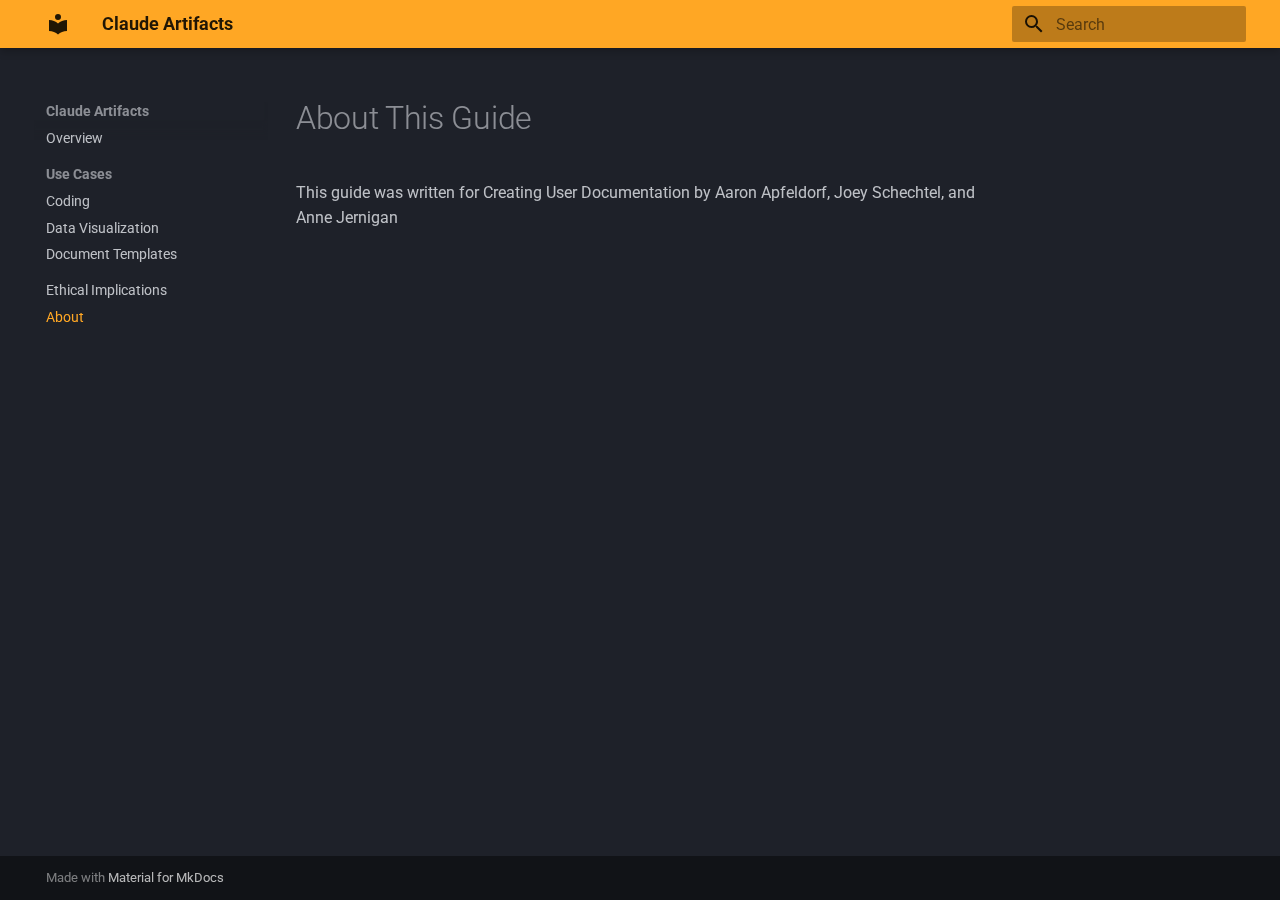
<file: site/about/index.html>
<!doctype html>
<html lang="en" class="no-js">
  <head>
    
      <meta charset="utf-8">
      <meta name="viewport" content="width=device-width,initial-scale=1">
      
      
      
        <link rel="canonical" href="https://aapfeldorf.github.io/site/about/">
      
      
        <link rel="prev" href="../ethics/">
      
      
      
      <link rel="icon" href="../assets/images/favicon.png">
      <meta name="generator" content="mkdocs-1.6.1, mkdocs-material-9.6.12">
    
    
      
        <title>About - Claude Artifacts</title>
      
    
    
      <link rel="stylesheet" href="../assets/stylesheets/main.2afb09e1.min.css">
      
        
        <link rel="stylesheet" href="../assets/stylesheets/palette.06af60db.min.css">
      
      


    
    
      
    
    
      
        
        
        <link rel="preconnect" href="https://fonts.gstatic.com" crossorigin>
        <link rel="stylesheet" href="https://fonts.googleapis.com/css?family=Roboto:300,300i,400,400i,700,700i%7CRoboto+Mono:400,400i,700,700i&display=fallback">
        <style>:root{--md-text-font:"Roboto";--md-code-font:"Roboto Mono"}</style>
      
    
    
      <link rel="stylesheet" href="../stylesheets/extra.css">
    
    <script>__md_scope=new URL("..",location),__md_hash=e=>[...e].reduce(((e,_)=>(e<<5)-e+_.charCodeAt(0)),0),__md_get=(e,_=localStorage,t=__md_scope)=>JSON.parse(_.getItem(t.pathname+"."+e)),__md_set=(e,_,t=localStorage,a=__md_scope)=>{try{t.setItem(a.pathname+"."+e,JSON.stringify(_))}catch(e){}}</script>
    
      

    
    
    
  </head>
  
  
    
    
    
    
    
    <body dir="ltr" data-md-color-scheme="slate" data-md-color-primary="orange" data-md-color-accent="deep-orange">
  
    
    <input class="md-toggle" data-md-toggle="drawer" type="checkbox" id="__drawer" autocomplete="off">
    <input class="md-toggle" data-md-toggle="search" type="checkbox" id="__search" autocomplete="off">
    <label class="md-overlay" for="__drawer"></label>
    <div data-md-component="skip">
      
        
        <a href="#about-this-guide" class="md-skip">
          Skip to content
        </a>
      
    </div>
    <div data-md-component="announce">
      
    </div>
    
    
      

  

<header class="md-header md-header--shadow" data-md-component="header">
  <nav class="md-header__inner md-grid" aria-label="Header">
    <a href=".." title="Claude Artifacts" class="md-header__button md-logo" aria-label="Claude Artifacts" data-md-component="logo">
      
  
  <svg xmlns="http://www.w3.org/2000/svg" viewBox="0 0 24 24"><path d="M12 8a3 3 0 0 0 3-3 3 3 0 0 0-3-3 3 3 0 0 0-3 3 3 3 0 0 0 3 3m0 3.54C9.64 9.35 6.5 8 3 8v11c3.5 0 6.64 1.35 9 3.54 2.36-2.19 5.5-3.54 9-3.54V8c-3.5 0-6.64 1.35-9 3.54"/></svg>

    </a>
    <label class="md-header__button md-icon" for="__drawer">
      
      <svg xmlns="http://www.w3.org/2000/svg" viewBox="0 0 24 24"><path d="M3 6h18v2H3zm0 5h18v2H3zm0 5h18v2H3z"/></svg>
    </label>
    <div class="md-header__title" data-md-component="header-title">
      <div class="md-header__ellipsis">
        <div class="md-header__topic">
          <span class="md-ellipsis">
            Claude Artifacts
          </span>
        </div>
        <div class="md-header__topic" data-md-component="header-topic">
          <span class="md-ellipsis">
            
              About
            
          </span>
        </div>
      </div>
    </div>
    
      
    
    
    
    
      
      
        <label class="md-header__button md-icon" for="__search">
          
          <svg xmlns="http://www.w3.org/2000/svg" viewBox="0 0 24 24"><path d="M9.5 3A6.5 6.5 0 0 1 16 9.5c0 1.61-.59 3.09-1.56 4.23l.27.27h.79l5 5-1.5 1.5-5-5v-.79l-.27-.27A6.52 6.52 0 0 1 9.5 16 6.5 6.5 0 0 1 3 9.5 6.5 6.5 0 0 1 9.5 3m0 2C7 5 5 7 5 9.5S7 14 9.5 14 14 12 14 9.5 12 5 9.5 5"/></svg>
        </label>
        <div class="md-search" data-md-component="search" role="dialog">
  <label class="md-search__overlay" for="__search"></label>
  <div class="md-search__inner" role="search">
    <form class="md-search__form" name="search">
      <input type="text" class="md-search__input" name="query" aria-label="Search" placeholder="Search" autocapitalize="off" autocorrect="off" autocomplete="off" spellcheck="false" data-md-component="search-query" required>
      <label class="md-search__icon md-icon" for="__search">
        
        <svg xmlns="http://www.w3.org/2000/svg" viewBox="0 0 24 24"><path d="M9.5 3A6.5 6.5 0 0 1 16 9.5c0 1.61-.59 3.09-1.56 4.23l.27.27h.79l5 5-1.5 1.5-5-5v-.79l-.27-.27A6.52 6.52 0 0 1 9.5 16 6.5 6.5 0 0 1 3 9.5 6.5 6.5 0 0 1 9.5 3m0 2C7 5 5 7 5 9.5S7 14 9.5 14 14 12 14 9.5 12 5 9.5 5"/></svg>
        
        <svg xmlns="http://www.w3.org/2000/svg" viewBox="0 0 24 24"><path d="M20 11v2H8l5.5 5.5-1.42 1.42L4.16 12l7.92-7.92L13.5 5.5 8 11z"/></svg>
      </label>
      <nav class="md-search__options" aria-label="Search">
        
        <button type="reset" class="md-search__icon md-icon" title="Clear" aria-label="Clear" tabindex="-1">
          
          <svg xmlns="http://www.w3.org/2000/svg" viewBox="0 0 24 24"><path d="M19 6.41 17.59 5 12 10.59 6.41 5 5 6.41 10.59 12 5 17.59 6.41 19 12 13.41 17.59 19 19 17.59 13.41 12z"/></svg>
        </button>
      </nav>
      
    </form>
    <div class="md-search__output">
      <div class="md-search__scrollwrap" tabindex="0" data-md-scrollfix>
        <div class="md-search-result" data-md-component="search-result">
          <div class="md-search-result__meta">
            Initializing search
          </div>
          <ol class="md-search-result__list" role="presentation"></ol>
        </div>
      </div>
    </div>
  </div>
</div>
      
    
    
  </nav>
  
</header>
    
    <div class="md-container" data-md-component="container">
      
      
        
          
        
      
      <main class="md-main" data-md-component="main">
        <div class="md-main__inner md-grid">
          
            
              
              <div class="md-sidebar md-sidebar--primary" data-md-component="sidebar" data-md-type="navigation" >
                <div class="md-sidebar__scrollwrap">
                  <div class="md-sidebar__inner">
                    



<nav class="md-nav md-nav--primary" aria-label="Navigation" data-md-level="0">
  <label class="md-nav__title" for="__drawer">
    <a href=".." title="Claude Artifacts" class="md-nav__button md-logo" aria-label="Claude Artifacts" data-md-component="logo">
      
  
  <svg xmlns="http://www.w3.org/2000/svg" viewBox="0 0 24 24"><path d="M12 8a3 3 0 0 0 3-3 3 3 0 0 0-3-3 3 3 0 0 0-3 3 3 3 0 0 0 3 3m0 3.54C9.64 9.35 6.5 8 3 8v11c3.5 0 6.64 1.35 9 3.54 2.36-2.19 5.5-3.54 9-3.54V8c-3.5 0-6.64 1.35-9 3.54"/></svg>

    </a>
    Claude Artifacts
  </label>
  
  <ul class="md-nav__list" data-md-scrollfix>
    
      
      
  
  
  
  
    <li class="md-nav__item">
      <a href=".." class="md-nav__link">
        
  
  
  <span class="md-ellipsis">
    Overview
    
  </span>
  

      </a>
    </li>
  

    
      
      
  
  
  
  
    
    
    
    
      
        
        
      
    
    
    <li class="md-nav__item md-nav__item--section md-nav__item--nested">
      
        
        
          
        
        <input class="md-nav__toggle md-toggle md-toggle--indeterminate" type="checkbox" id="__nav_2" >
        
          
          <label class="md-nav__link" for="__nav_2" id="__nav_2_label" tabindex="">
            
  
  
  <span class="md-ellipsis">
    Use Cases
    
  </span>
  

            <span class="md-nav__icon md-icon"></span>
          </label>
        
        <nav class="md-nav" data-md-level="1" aria-labelledby="__nav_2_label" aria-expanded="false">
          <label class="md-nav__title" for="__nav_2">
            <span class="md-nav__icon md-icon"></span>
            Use Cases
          </label>
          <ul class="md-nav__list" data-md-scrollfix>
            
              
                
  
  
  
  
    <li class="md-nav__item">
      <a href="../coding-uses/" class="md-nav__link">
        
  
  
  <span class="md-ellipsis">
    Coding
    
  </span>
  

      </a>
    </li>
  

              
            
              
                
  
  
  
  
    <li class="md-nav__item">
      <a href="../data-visualization/" class="md-nav__link">
        
  
  
  <span class="md-ellipsis">
    Data Visualization
    
  </span>
  

      </a>
    </li>
  

              
            
              
                
  
  
  
  
    <li class="md-nav__item">
      <a href="../document-templates/" class="md-nav__link">
        
  
  
  <span class="md-ellipsis">
    Document Templates
    
  </span>
  

      </a>
    </li>
  

              
            
          </ul>
        </nav>
      
    </li>
  

    
      
      
  
  
  
  
    <li class="md-nav__item">
      <a href="../ethics/" class="md-nav__link">
        
  
  
  <span class="md-ellipsis">
    Ethical Implications
    
  </span>
  

      </a>
    </li>
  

    
      
      
  
  
    
  
  
  
    <li class="md-nav__item md-nav__item--active">
      
      <input class="md-nav__toggle md-toggle" type="checkbox" id="__toc">
      
      
        
      
      
      <a href="./" class="md-nav__link md-nav__link--active">
        
  
  
  <span class="md-ellipsis">
    About
    
  </span>
  

      </a>
      
    </li>
  

    
  </ul>
</nav>
                  </div>
                </div>
              </div>
            
            
              
              <div class="md-sidebar md-sidebar--secondary" data-md-component="sidebar" data-md-type="toc" >
                <div class="md-sidebar__scrollwrap">
                  <div class="md-sidebar__inner">
                    

<nav class="md-nav md-nav--secondary" aria-label="Table of contents">
  
  
  
    
  
  
</nav>
                  </div>
                </div>
              </div>
            
          
          
            <div class="md-content" data-md-component="content">
              <article class="md-content__inner md-typeset">
                
                  



<h1 id="about-this-guide">About This Guide</h1>
<p>This guide was written for Creating User Documentation by Aaron Apfeldorf, Joey Schechtel, and Anne Jernigan</p>












                
              </article>
            </div>
          
          
<script>var target=document.getElementById(location.hash.slice(1));target&&target.name&&(target.checked=target.name.startsWith("__tabbed_"))</script>
        </div>
        
      </main>
      
        <footer class="md-footer">
  
  <div class="md-footer-meta md-typeset">
    <div class="md-footer-meta__inner md-grid">
      <div class="md-copyright">
  
  
    Made with
    <a href="https://squidfunk.github.io/mkdocs-material/" target="_blank" rel="noopener">
      Material for MkDocs
    </a>
  
</div>
      
    </div>
  </div>
</footer>
      
    </div>
    <div class="md-dialog" data-md-component="dialog">
      <div class="md-dialog__inner md-typeset"></div>
    </div>
    
    
    
      
      <script id="__config" type="application/json">{"base": "..", "features": ["navigation.instant", "navigation.sections", "navigation.expand"], "search": "../assets/javascripts/workers/search.f8cc74c7.min.js", "tags": null, "translations": {"clipboard.copied": "Copied to clipboard", "clipboard.copy": "Copy to clipboard", "search.result.more.one": "1 more on this page", "search.result.more.other": "# more on this page", "search.result.none": "No matching documents", "search.result.one": "1 matching document", "search.result.other": "# matching documents", "search.result.placeholder": "Type to start searching", "search.result.term.missing": "Missing", "select.version": "Select version"}, "version": null}</script>
    
    
      <script src="../assets/javascripts/bundle.c8b220af.min.js"></script>
      
    
  </body>
</html>
</file>
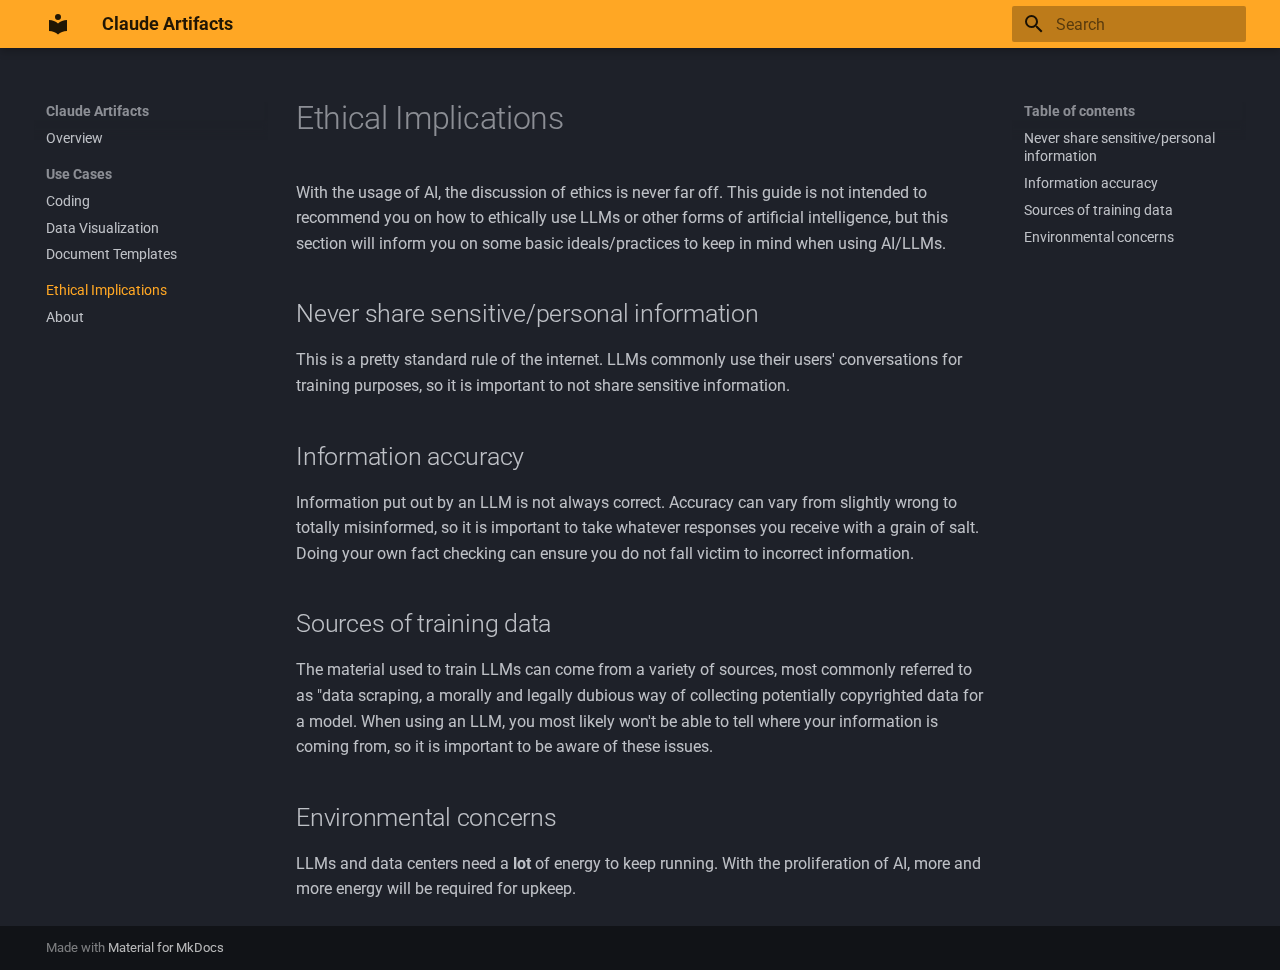
<file: site/ethics/index.html>
<!doctype html>
<html lang="en" class="no-js">
  <head>
    
      <meta charset="utf-8">
      <meta name="viewport" content="width=device-width,initial-scale=1">
      
      
      
        <link rel="canonical" href="https://aapfeldorf.github.io/site/ethics/">
      
      
        <link rel="prev" href="../document-templates/">
      
      
        <link rel="next" href="../about/">
      
      
      <link rel="icon" href="../assets/images/favicon.png">
      <meta name="generator" content="mkdocs-1.6.1, mkdocs-material-9.6.12">
    
    
      
        <title>Ethical Implications - Claude Artifacts</title>
      
    
    
      <link rel="stylesheet" href="../assets/stylesheets/main.2afb09e1.min.css">
      
        
        <link rel="stylesheet" href="../assets/stylesheets/palette.06af60db.min.css">
      
      


    
    
      
    
    
      
        
        
        <link rel="preconnect" href="https://fonts.gstatic.com" crossorigin>
        <link rel="stylesheet" href="https://fonts.googleapis.com/css?family=Roboto:300,300i,400,400i,700,700i%7CRoboto+Mono:400,400i,700,700i&display=fallback">
        <style>:root{--md-text-font:"Roboto";--md-code-font:"Roboto Mono"}</style>
      
    
    
      <link rel="stylesheet" href="../stylesheets/extra.css">
    
    <script>__md_scope=new URL("..",location),__md_hash=e=>[...e].reduce(((e,_)=>(e<<5)-e+_.charCodeAt(0)),0),__md_get=(e,_=localStorage,t=__md_scope)=>JSON.parse(_.getItem(t.pathname+"."+e)),__md_set=(e,_,t=localStorage,a=__md_scope)=>{try{t.setItem(a.pathname+"."+e,JSON.stringify(_))}catch(e){}}</script>
    
      

    
    
    
  </head>
  
  
    
    
    
    
    
    <body dir="ltr" data-md-color-scheme="slate" data-md-color-primary="orange" data-md-color-accent="deep-orange">
  
    
    <input class="md-toggle" data-md-toggle="drawer" type="checkbox" id="__drawer" autocomplete="off">
    <input class="md-toggle" data-md-toggle="search" type="checkbox" id="__search" autocomplete="off">
    <label class="md-overlay" for="__drawer"></label>
    <div data-md-component="skip">
      
        
        <a href="#ethical-implications" class="md-skip">
          Skip to content
        </a>
      
    </div>
    <div data-md-component="announce">
      
    </div>
    
    
      

  

<header class="md-header md-header--shadow" data-md-component="header">
  <nav class="md-header__inner md-grid" aria-label="Header">
    <a href=".." title="Claude Artifacts" class="md-header__button md-logo" aria-label="Claude Artifacts" data-md-component="logo">
      
  
  <svg xmlns="http://www.w3.org/2000/svg" viewBox="0 0 24 24"><path d="M12 8a3 3 0 0 0 3-3 3 3 0 0 0-3-3 3 3 0 0 0-3 3 3 3 0 0 0 3 3m0 3.54C9.64 9.35 6.5 8 3 8v11c3.5 0 6.64 1.35 9 3.54 2.36-2.19 5.5-3.54 9-3.54V8c-3.5 0-6.64 1.35-9 3.54"/></svg>

    </a>
    <label class="md-header__button md-icon" for="__drawer">
      
      <svg xmlns="http://www.w3.org/2000/svg" viewBox="0 0 24 24"><path d="M3 6h18v2H3zm0 5h18v2H3zm0 5h18v2H3z"/></svg>
    </label>
    <div class="md-header__title" data-md-component="header-title">
      <div class="md-header__ellipsis">
        <div class="md-header__topic">
          <span class="md-ellipsis">
            Claude Artifacts
          </span>
        </div>
        <div class="md-header__topic" data-md-component="header-topic">
          <span class="md-ellipsis">
            
              Ethical Implications
            
          </span>
        </div>
      </div>
    </div>
    
      
    
    
    
    
      
      
        <label class="md-header__button md-icon" for="__search">
          
          <svg xmlns="http://www.w3.org/2000/svg" viewBox="0 0 24 24"><path d="M9.5 3A6.5 6.5 0 0 1 16 9.5c0 1.61-.59 3.09-1.56 4.23l.27.27h.79l5 5-1.5 1.5-5-5v-.79l-.27-.27A6.52 6.52 0 0 1 9.5 16 6.5 6.5 0 0 1 3 9.5 6.5 6.5 0 0 1 9.5 3m0 2C7 5 5 7 5 9.5S7 14 9.5 14 14 12 14 9.5 12 5 9.5 5"/></svg>
        </label>
        <div class="md-search" data-md-component="search" role="dialog">
  <label class="md-search__overlay" for="__search"></label>
  <div class="md-search__inner" role="search">
    <form class="md-search__form" name="search">
      <input type="text" class="md-search__input" name="query" aria-label="Search" placeholder="Search" autocapitalize="off" autocorrect="off" autocomplete="off" spellcheck="false" data-md-component="search-query" required>
      <label class="md-search__icon md-icon" for="__search">
        
        <svg xmlns="http://www.w3.org/2000/svg" viewBox="0 0 24 24"><path d="M9.5 3A6.5 6.5 0 0 1 16 9.5c0 1.61-.59 3.09-1.56 4.23l.27.27h.79l5 5-1.5 1.5-5-5v-.79l-.27-.27A6.52 6.52 0 0 1 9.5 16 6.5 6.5 0 0 1 3 9.5 6.5 6.5 0 0 1 9.5 3m0 2C7 5 5 7 5 9.5S7 14 9.5 14 14 12 14 9.5 12 5 9.5 5"/></svg>
        
        <svg xmlns="http://www.w3.org/2000/svg" viewBox="0 0 24 24"><path d="M20 11v2H8l5.5 5.5-1.42 1.42L4.16 12l7.92-7.92L13.5 5.5 8 11z"/></svg>
      </label>
      <nav class="md-search__options" aria-label="Search">
        
        <button type="reset" class="md-search__icon md-icon" title="Clear" aria-label="Clear" tabindex="-1">
          
          <svg xmlns="http://www.w3.org/2000/svg" viewBox="0 0 24 24"><path d="M19 6.41 17.59 5 12 10.59 6.41 5 5 6.41 10.59 12 5 17.59 6.41 19 12 13.41 17.59 19 19 17.59 13.41 12z"/></svg>
        </button>
      </nav>
      
    </form>
    <div class="md-search__output">
      <div class="md-search__scrollwrap" tabindex="0" data-md-scrollfix>
        <div class="md-search-result" data-md-component="search-result">
          <div class="md-search-result__meta">
            Initializing search
          </div>
          <ol class="md-search-result__list" role="presentation"></ol>
        </div>
      </div>
    </div>
  </div>
</div>
      
    
    
  </nav>
  
</header>
    
    <div class="md-container" data-md-component="container">
      
      
        
          
        
      
      <main class="md-main" data-md-component="main">
        <div class="md-main__inner md-grid">
          
            
              
              <div class="md-sidebar md-sidebar--primary" data-md-component="sidebar" data-md-type="navigation" >
                <div class="md-sidebar__scrollwrap">
                  <div class="md-sidebar__inner">
                    



<nav class="md-nav md-nav--primary" aria-label="Navigation" data-md-level="0">
  <label class="md-nav__title" for="__drawer">
    <a href=".." title="Claude Artifacts" class="md-nav__button md-logo" aria-label="Claude Artifacts" data-md-component="logo">
      
  
  <svg xmlns="http://www.w3.org/2000/svg" viewBox="0 0 24 24"><path d="M12 8a3 3 0 0 0 3-3 3 3 0 0 0-3-3 3 3 0 0 0-3 3 3 3 0 0 0 3 3m0 3.54C9.64 9.35 6.5 8 3 8v11c3.5 0 6.64 1.35 9 3.54 2.36-2.19 5.5-3.54 9-3.54V8c-3.5 0-6.64 1.35-9 3.54"/></svg>

    </a>
    Claude Artifacts
  </label>
  
  <ul class="md-nav__list" data-md-scrollfix>
    
      
      
  
  
  
  
    <li class="md-nav__item">
      <a href=".." class="md-nav__link">
        
  
  
  <span class="md-ellipsis">
    Overview
    
  </span>
  

      </a>
    </li>
  

    
      
      
  
  
  
  
    
    
    
    
      
        
        
      
    
    
    <li class="md-nav__item md-nav__item--section md-nav__item--nested">
      
        
        
          
        
        <input class="md-nav__toggle md-toggle md-toggle--indeterminate" type="checkbox" id="__nav_2" >
        
          
          <label class="md-nav__link" for="__nav_2" id="__nav_2_label" tabindex="">
            
  
  
  <span class="md-ellipsis">
    Use Cases
    
  </span>
  

            <span class="md-nav__icon md-icon"></span>
          </label>
        
        <nav class="md-nav" data-md-level="1" aria-labelledby="__nav_2_label" aria-expanded="false">
          <label class="md-nav__title" for="__nav_2">
            <span class="md-nav__icon md-icon"></span>
            Use Cases
          </label>
          <ul class="md-nav__list" data-md-scrollfix>
            
              
                
  
  
  
  
    <li class="md-nav__item">
      <a href="../coding-uses/" class="md-nav__link">
        
  
  
  <span class="md-ellipsis">
    Coding
    
  </span>
  

      </a>
    </li>
  

              
            
              
                
  
  
  
  
    <li class="md-nav__item">
      <a href="../data-visualization/" class="md-nav__link">
        
  
  
  <span class="md-ellipsis">
    Data Visualization
    
  </span>
  

      </a>
    </li>
  

              
            
              
                
  
  
  
  
    <li class="md-nav__item">
      <a href="../document-templates/" class="md-nav__link">
        
  
  
  <span class="md-ellipsis">
    Document Templates
    
  </span>
  

      </a>
    </li>
  

              
            
          </ul>
        </nav>
      
    </li>
  

    
      
      
  
  
    
  
  
  
    <li class="md-nav__item md-nav__item--active">
      
      <input class="md-nav__toggle md-toggle" type="checkbox" id="__toc">
      
      
        
      
      
        <label class="md-nav__link md-nav__link--active" for="__toc">
          
  
  
  <span class="md-ellipsis">
    Ethical Implications
    
  </span>
  

          <span class="md-nav__icon md-icon"></span>
        </label>
      
      <a href="./" class="md-nav__link md-nav__link--active">
        
  
  
  <span class="md-ellipsis">
    Ethical Implications
    
  </span>
  

      </a>
      
        

<nav class="md-nav md-nav--secondary" aria-label="Table of contents">
  
  
  
    
  
  
    <label class="md-nav__title" for="__toc">
      <span class="md-nav__icon md-icon"></span>
      Table of contents
    </label>
    <ul class="md-nav__list" data-md-component="toc" data-md-scrollfix>
      
        <li class="md-nav__item">
  <a href="#never-share-sensitivepersonal-information" class="md-nav__link">
    <span class="md-ellipsis">
      Never share sensitive/personal information
    </span>
  </a>
  
</li>
      
        <li class="md-nav__item">
  <a href="#information-accuracy" class="md-nav__link">
    <span class="md-ellipsis">
      Information accuracy
    </span>
  </a>
  
</li>
      
        <li class="md-nav__item">
  <a href="#sources-of-training-data" class="md-nav__link">
    <span class="md-ellipsis">
      Sources of training data
    </span>
  </a>
  
</li>
      
        <li class="md-nav__item">
  <a href="#environmental-concerns" class="md-nav__link">
    <span class="md-ellipsis">
      Environmental concerns
    </span>
  </a>
  
</li>
      
    </ul>
  
</nav>
      
    </li>
  

    
      
      
  
  
  
  
    <li class="md-nav__item">
      <a href="../about/" class="md-nav__link">
        
  
  
  <span class="md-ellipsis">
    About
    
  </span>
  

      </a>
    </li>
  

    
  </ul>
</nav>
                  </div>
                </div>
              </div>
            
            
              
              <div class="md-sidebar md-sidebar--secondary" data-md-component="sidebar" data-md-type="toc" >
                <div class="md-sidebar__scrollwrap">
                  <div class="md-sidebar__inner">
                    

<nav class="md-nav md-nav--secondary" aria-label="Table of contents">
  
  
  
    
  
  
    <label class="md-nav__title" for="__toc">
      <span class="md-nav__icon md-icon"></span>
      Table of contents
    </label>
    <ul class="md-nav__list" data-md-component="toc" data-md-scrollfix>
      
        <li class="md-nav__item">
  <a href="#never-share-sensitivepersonal-information" class="md-nav__link">
    <span class="md-ellipsis">
      Never share sensitive/personal information
    </span>
  </a>
  
</li>
      
        <li class="md-nav__item">
  <a href="#information-accuracy" class="md-nav__link">
    <span class="md-ellipsis">
      Information accuracy
    </span>
  </a>
  
</li>
      
        <li class="md-nav__item">
  <a href="#sources-of-training-data" class="md-nav__link">
    <span class="md-ellipsis">
      Sources of training data
    </span>
  </a>
  
</li>
      
        <li class="md-nav__item">
  <a href="#environmental-concerns" class="md-nav__link">
    <span class="md-ellipsis">
      Environmental concerns
    </span>
  </a>
  
</li>
      
    </ul>
  
</nav>
                  </div>
                </div>
              </div>
            
          
          
            <div class="md-content" data-md-component="content">
              <article class="md-content__inner md-typeset">
                
                  



<h1 id="ethical-implications">Ethical Implications</h1>
<p>With the usage of AI, the discussion of ethics is never far off. This guide is not intended to recommend you on how to ethically use LLMs or other forms of artificial intelligence, but this section will inform you on some basic ideals/practices to keep in mind when using AI/LLMs.</p>
<h2 id="never-share-sensitivepersonal-information">Never share sensitive/personal information</h2>
<p>This is a pretty standard rule of the internet. LLMs commonly use their users' conversations for training purposes, so it is important to not share sensitive information.</p>
<h2 id="information-accuracy">Information accuracy</h2>
<p>Information put out by an LLM is not always correct. Accuracy can vary from slightly wrong to totally misinformed, so it is important to take whatever responses you receive with a grain of salt. Doing your own fact checking can ensure you do not fall victim to incorrect information.</p>
<h2 id="sources-of-training-data">Sources of training data</h2>
<p>The material used to train LLMs can come from a variety of sources, most commonly referred to as "data scraping, a morally and legally dubious way of collecting potentially copyrighted data for a model. When using an LLM, you most likely won't be able to tell where your information is coming from, so it is important to be aware of these issues.</p>
<h2 id="environmental-concerns">Environmental concerns</h2>
<p>LLMs and data centers need a <strong>lot</strong> of energy to keep running. With the proliferation of AI, more and more energy will be required for upkeep.</p>












                
              </article>
            </div>
          
          
<script>var target=document.getElementById(location.hash.slice(1));target&&target.name&&(target.checked=target.name.startsWith("__tabbed_"))</script>
        </div>
        
      </main>
      
        <footer class="md-footer">
  
  <div class="md-footer-meta md-typeset">
    <div class="md-footer-meta__inner md-grid">
      <div class="md-copyright">
  
  
    Made with
    <a href="https://squidfunk.github.io/mkdocs-material/" target="_blank" rel="noopener">
      Material for MkDocs
    </a>
  
</div>
      
    </div>
  </div>
</footer>
      
    </div>
    <div class="md-dialog" data-md-component="dialog">
      <div class="md-dialog__inner md-typeset"></div>
    </div>
    
    
    
      
      <script id="__config" type="application/json">{"base": "..", "features": ["navigation.instant", "navigation.sections", "navigation.expand"], "search": "../assets/javascripts/workers/search.f8cc74c7.min.js", "tags": null, "translations": {"clipboard.copied": "Copied to clipboard", "clipboard.copy": "Copy to clipboard", "search.result.more.one": "1 more on this page", "search.result.more.other": "# more on this page", "search.result.none": "No matching documents", "search.result.one": "1 matching document", "search.result.other": "# matching documents", "search.result.placeholder": "Type to start searching", "search.result.term.missing": "Missing", "select.version": "Select version"}, "version": null}</script>
    
    
      <script src="../assets/javascripts/bundle.c8b220af.min.js"></script>
      
    
  </body>
</html>
</file>
<file: site/stylesheets/extra.css>
.admonition-title a {
	color: #448aff;
}

.admonition-title a:hover {
	color: #526cfe;
}
</file>
<file: site/assets/stylesheets/main.2afb09e1.min.css>
@charset "UTF-8";html{-webkit-text-size-adjust:none;-moz-text-size-adjust:none;text-size-adjust:none;box-sizing:border-box}*,:after,:before{box-sizing:inherit}@media (prefers-reduced-motion){*,:after,:before{transition:none!important}}body{margin:0}a,button,input,label{-webkit-tap-highlight-color:transparent}a{color:inherit;text-decoration:none}hr{border:0;box-sizing:initial;display:block;height:.05rem;overflow:visible;padding:0}small{font-size:80%}sub,sup{line-height:1em}img{border-style:none}table{border-collapse:initial;border-spacing:0}td,th{font-weight:400;vertical-align:top}button{background:#0000;border:0;font-family:inherit;font-size:inherit;margin:0;padding:0}input{border:0;outline:none}:root{--md-primary-fg-color:#4051b5;--md-primary-fg-color--light:#5d6cc0;--md-primary-fg-color--dark:#303fa1;--md-primary-bg-color:#fff;--md-primary-bg-color--light:#ffffffb3;--md-accent-fg-color:#526cfe;--md-accent-fg-color--transparent:#526cfe1a;--md-accent-bg-color:#fff;--md-accent-bg-color--light:#ffffffb3}[data-md-color-scheme=default]{color-scheme:light}[data-md-color-scheme=default] img[src$="#gh-dark-mode-only"],[data-md-color-scheme=default] img[src$="#only-dark"]{display:none}:root,[data-md-color-scheme=default]{--md-hue:225deg;--md-default-fg-color:#000000de;--md-default-fg-color--light:#0000008a;--md-default-fg-color--lighter:#00000052;--md-default-fg-color--lightest:#00000012;--md-default-bg-color:#fff;--md-default-bg-color--light:#ffffffb3;--md-default-bg-color--lighter:#ffffff4d;--md-default-bg-color--lightest:#ffffff1f;--md-code-fg-color:#36464e;--md-code-bg-color:#f5f5f5;--md-code-hl-color:#4287ff;--md-code-hl-color--light:#4287ff1a;--md-code-hl-number-color:#d52a2a;--md-code-hl-special-color:#db1457;--md-code-hl-function-color:#a846b9;--md-code-hl-constant-color:#6e59d9;--md-code-hl-keyword-color:#3f6ec6;--md-code-hl-string-color:#1c7d4d;--md-code-hl-name-color:var(--md-code-fg-color);--md-code-hl-operator-color:var(--md-default-fg-color--light);--md-code-hl-punctuation-color:var(--md-default-fg-color--light);--md-code-hl-comment-color:var(--md-default-fg-color--light);--md-code-hl-generic-color:var(--md-default-fg-color--light);--md-code-hl-variable-color:var(--md-default-fg-color--light);--md-typeset-color:var(--md-default-fg-color);--md-typeset-a-color:var(--md-primary-fg-color);--md-typeset-del-color:#f5503d26;--md-typeset-ins-color:#0bd57026;--md-typeset-kbd-color:#fafafa;--md-typeset-kbd-accent-color:#fff;--md-typeset-kbd-border-color:#b8b8b8;--md-typeset-mark-color:#ffff0080;--md-typeset-table-color:#0000001f;--md-typeset-table-color--light:rgba(0,0,0,.035);--md-admonition-fg-color:var(--md-default-fg-color);--md-admonition-bg-color:var(--md-default-bg-color);--md-warning-fg-color:#000000de;--md-warning-bg-color:#ff9;--md-footer-fg-color:#fff;--md-footer-fg-color--light:#ffffffb3;--md-footer-fg-color--lighter:#ffffff73;--md-footer-bg-color:#000000de;--md-footer-bg-color--dark:#00000052;--md-shadow-z1:0 0.2rem 0.5rem #0000000d,0 0 0.05rem #0000001a;--md-shadow-z2:0 0.2rem 0.5rem #0000001a,0 0 0.05rem #00000040;--md-shadow-z3:0 0.2rem 0.5rem #0003,0 0 0.05rem #00000059}.md-icon svg{fill:currentcolor;display:block;height:1.2rem;width:1.2rem}body{-webkit-font-smoothing:antialiased;-moz-osx-font-smoothing:grayscale;--md-text-font-family:var(--md-text-font,_),-apple-system,BlinkMacSystemFont,Helvetica,Arial,sans-serif;--md-code-font-family:var(--md-code-font,_),SFMono-Regular,Consolas,Menlo,monospace}aside,body,input{font-feature-settings:"kern","liga";color:var(--md-typeset-color);font-family:var(--md-text-font-family)}code,kbd,pre{font-feature-settings:"kern";font-family:var(--md-code-font-family)}:root{--md-typeset-table-sort-icon:url('data:image/svg+xml;charset=utf-8,<svg xmlns="http://www.w3.org/2000/svg" viewBox="0 0 24 24"><path d="m18 21-4-4h3V7h-3l4-4 4 4h-3v10h3M2 19v-2h10v2M2 13v-2h7v2M2 7V5h4v2z"/></svg>');--md-typeset-table-sort-icon--asc:url('data:image/svg+xml;charset=utf-8,<svg xmlns="http://www.w3.org/2000/svg" viewBox="0 0 24 24"><path d="M19 17h3l-4 4-4-4h3V3h2M2 17h10v2H2M6 5v2H2V5m0 6h7v2H2z"/></svg>');--md-typeset-table-sort-icon--desc:url('data:image/svg+xml;charset=utf-8,<svg xmlns="http://www.w3.org/2000/svg" viewBox="0 0 24 24"><path d="M19 7h3l-4-4-4 4h3v14h2M2 17h10v2H2M6 5v2H2V5m0 6h7v2H2z"/></svg>')}.md-typeset{-webkit-print-color-adjust:exact;color-adjust:exact;font-size:.8rem;line-height:1.6;overflow-wrap:break-word}@media print{.md-typeset{font-size:.68rem}}.md-typeset blockquote,.md-typeset dl,.md-typeset figure,.md-typeset ol,.md-typeset pre,.md-typeset ul{margin-bottom:1em;margin-top:1em}.md-typeset h1{color:var(--md-default-fg-color--light);font-size:2em;line-height:1.3;margin:0 0 1.25em}.md-typeset h1,.md-typeset h2{font-weight:300;letter-spacing:-.01em}.md-typeset h2{font-size:1.5625em;line-height:1.4;margin:1.6em 0 .64em}.md-typeset h3{font-size:1.25em;font-weight:400;letter-spacing:-.01em;line-height:1.5;margin:1.6em 0 .8em}.md-typeset h2+h3{margin-top:.8em}.md-typeset h4{font-weight:700;letter-spacing:-.01em;margin:1em 0}.md-typeset h5,.md-typeset h6{color:var(--md-default-fg-color--light);font-size:.8em;font-weight:700;letter-spacing:-.01em;margin:1.25em 0}.md-typeset h5{text-transform:uppercase}.md-typeset h5 code{text-transform:none}.md-typeset hr{border-bottom:.05rem solid var(--md-default-fg-color--lightest);display:flow-root;margin:1.5em 0}.md-typeset a{color:var(--md-typeset-a-color);word-break:break-word}.md-typeset a,.md-typeset a:before{transition:color 125ms}.md-typeset a:focus,.md-typeset a:hover{color:var(--md-accent-fg-color)}.md-typeset a:focus code,.md-typeset a:hover code{background-color:var(--md-accent-fg-color--transparent)}.md-typeset a code{color:currentcolor;transition:background-color 125ms}.md-typeset a.focus-visible{outline-color:var(--md-accent-fg-color);outline-offset:.2rem}.md-typeset code,.md-typeset kbd,.md-typeset pre{color:var(--md-code-fg-color);direction:ltr;font-variant-ligatures:none}@media print{.md-typeset code,.md-typeset kbd,.md-typeset pre{white-space:pre-wrap}}.md-typeset code{background-color:var(--md-code-bg-color);border-radius:.1rem;-webkit-box-decoration-break:clone;box-decoration-break:clone;font-size:.85em;padding:0 .2941176471em;word-break:break-word}.md-typeset code:not(.focus-visible){-webkit-tap-highlight-color:transparent;outline:none}.md-typeset pre{display:flow-root;line-height:1.4;position:relative}.md-typeset pre>code{-webkit-box-decoration-break:slice;box-decoration-break:slice;box-shadow:none;display:block;margin:0;outline-color:var(--md-accent-fg-color);overflow:auto;padding:.7720588235em 1.1764705882em;scrollbar-color:var(--md-default-fg-color--lighter) #0000;scrollbar-width:thin;touch-action:auto;word-break:normal}.md-typeset pre>code:hover{scrollbar-color:var(--md-accent-fg-color) #0000}.md-typeset pre>code::-webkit-scrollbar{height:.2rem;width:.2rem}.md-typeset pre>code::-webkit-scrollbar-thumb{background-color:var(--md-default-fg-color--lighter)}.md-typeset pre>code::-webkit-scrollbar-thumb:hover{background-color:var(--md-accent-fg-color)}.md-typeset kbd{background-color:var(--md-typeset-kbd-color);border-radius:.1rem;box-shadow:0 .1rem 0 .05rem var(--md-typeset-kbd-border-color),0 .1rem 0 var(--md-typeset-kbd-border-color),0 -.1rem .2rem var(--md-typeset-kbd-accent-color) inset;color:var(--md-default-fg-color);display:inline-block;font-size:.75em;padding:0 .6666666667em;vertical-align:text-top;word-break:break-word}.md-typeset mark{background-color:var(--md-typeset-mark-color);-webkit-box-decoration-break:clone;box-decoration-break:clone;color:inherit;word-break:break-word}.md-typeset abbr{border-bottom:.05rem dotted var(--md-default-fg-color--light);cursor:help;text-decoration:none}.md-typeset small{opacity:.75}[dir=ltr] .md-typeset sub,[dir=ltr] .md-typeset sup{margin-left:.078125em}[dir=rtl] .md-typeset sub,[dir=rtl] .md-typeset sup{margin-right:.078125em}[dir=ltr] .md-typeset blockquote{padding-left:.6rem}[dir=rtl] .md-typeset blockquote{padding-right:.6rem}[dir=ltr] .md-typeset blockquote{border-left:.2rem solid var(--md-default-fg-color--lighter)}[dir=rtl] .md-typeset blockquote{border-right:.2rem solid var(--md-default-fg-color--lighter)}.md-typeset blockquote{color:var(--md-default-fg-color--light);margin-left:0;margin-right:0}.md-typeset ul{list-style-type:disc}.md-typeset ul[type]{list-style-type:revert-layer}[dir=ltr] .md-typeset ol,[dir=ltr] .md-typeset ul{margin-left:.625em}[dir=rtl] .md-typeset ol,[dir=rtl] .md-typeset ul{margin-right:.625em}.md-typeset ol,.md-typeset ul{padding:0}.md-typeset ol:not([hidden]),.md-typeset ul:not([hidden]){display:flow-root}.md-typeset ol ol,.md-typeset ul ol{list-style-type:lower-alpha}.md-typeset ol ol ol,.md-typeset ul ol ol{list-style-type:lower-roman}.md-typeset ol ol ol ol,.md-typeset ul ol ol ol{list-style-type:upper-alpha}.md-typeset ol ol ol ol ol,.md-typeset ul ol ol ol ol{list-style-type:upper-roman}.md-typeset ol[type],.md-typeset ul[type]{list-style-type:revert-layer}[dir=ltr] .md-typeset ol li,[dir=ltr] .md-typeset ul li{margin-left:1.25em}[dir=rtl] .md-typeset ol li,[dir=rtl] .md-typeset ul li{margin-right:1.25em}.md-typeset ol li,.md-typeset ul li{margin-bottom:.5em}.md-typeset ol li blockquote,.md-typeset ol li p,.md-typeset ul li blockquote,.md-typeset ul li p{margin:.5em 0}.md-typeset ol li:last-child,.md-typeset ul li:last-child{margin-bottom:0}[dir=ltr] .md-typeset ol li ol,[dir=ltr] .md-typeset ol li ul,[dir=ltr] .md-typeset ul li ol,[dir=ltr] .md-typeset ul li ul{margin-left:.625em}[dir=rtl] .md-typeset ol li ol,[dir=rtl] .md-typeset ol li ul,[dir=rtl] .md-typeset ul li ol,[dir=rtl] .md-typeset ul li ul{margin-right:.625em}.md-typeset ol li ol,.md-typeset ol li ul,.md-typeset ul li ol,.md-typeset ul li ul{margin-bottom:.5em;margin-top:.5em}[dir=ltr] .md-typeset dd{margin-left:1.875em}[dir=rtl] .md-typeset dd{margin-right:1.875em}.md-typeset dd{margin-bottom:1.5em;margin-top:1em}.md-typeset img,.md-typeset svg,.md-typeset video{height:auto;max-width:100%}.md-typeset img[align=left]{margin:1em 1em 1em 0}.md-typeset img[align=right]{margin:1em 0 1em 1em}.md-typeset img[align]:only-child{margin-top:0}.md-typeset figure{display:flow-root;margin:1em auto;max-width:100%;text-align:center;width:-moz-fit-content;width:fit-content}.md-typeset figure img{display:block;margin:0 auto}.md-typeset figcaption{font-style:italic;margin:1em auto;max-width:24rem}.md-typeset iframe{max-width:100%}.md-typeset table:not([class]){background-color:var(--md-default-bg-color);border:.05rem solid var(--md-typeset-table-color);border-radius:.1rem;display:inline-block;font-size:.64rem;max-width:100%;overflow:auto;touch-action:auto}@media print{.md-typeset table:not([class]){display:table}}.md-typeset table:not([class])+*{margin-top:1.5em}.md-typeset table:not([class]) td>:first-child,.md-typeset table:not([class]) th>:first-child{margin-top:0}.md-typeset table:not([class]) td>:last-child,.md-typeset table:not([class]) th>:last-child{margin-bottom:0}.md-typeset table:not([class]) td:not([align]),.md-typeset table:not([class]) th:not([align]){text-align:left}[dir=rtl] .md-typeset table:not([class]) td:not([align]),[dir=rtl] .md-typeset table:not([class]) th:not([align]){text-align:right}.md-typeset table:not([class]) th{font-weight:700;min-width:5rem;padding:.9375em 1.25em;vertical-align:top}.md-typeset table:not([class]) td{border-top:.05rem solid var(--md-typeset-table-color);padding:.9375em 1.25em;vertical-align:top}.md-typeset table:not([class]) tbody tr{transition:background-color 125ms}.md-typeset table:not([class]) tbody tr:hover{background-color:var(--md-typeset-table-color--light);box-shadow:0 .05rem 0 var(--md-default-bg-color) inset}.md-typeset table:not([class]) a{word-break:normal}.md-typeset table th[role=columnheader]{cursor:pointer}[dir=ltr] .md-typeset table th[role=columnheader]:after{margin-left:.5em}[dir=rtl] .md-typeset table th[role=columnheader]:after{margin-right:.5em}.md-typeset table th[role=columnheader]:after{content:"";display:inline-block;height:1.2em;-webkit-mask-image:var(--md-typeset-table-sort-icon);mask-image:var(--md-typeset-table-sort-icon);-webkit-mask-repeat:no-repeat;mask-repeat:no-repeat;-webkit-mask-size:contain;mask-size:contain;transition:background-color 125ms;vertical-align:text-bottom;width:1.2em}.md-typeset table th[role=columnheader]:hover:after{background-color:var(--md-default-fg-color--lighter)}.md-typeset table th[role=columnheader][aria-sort=ascending]:after{background-color:var(--md-default-fg-color--light);-webkit-mask-image:var(--md-typeset-table-sort-icon--asc);mask-image:var(--md-typeset-table-sort-icon--asc)}.md-typeset table th[role=columnheader][aria-sort=descending]:after{background-color:var(--md-default-fg-color--light);-webkit-mask-image:var(--md-typeset-table-sort-icon--desc);mask-image:var(--md-typeset-table-sort-icon--desc)}.md-typeset__scrollwrap{margin:1em -.8rem;overflow-x:auto;touch-action:auto}.md-typeset__table{display:inline-block;margin-bottom:.5em;padding:0 .8rem}@media print{.md-typeset__table{display:block}}html .md-typeset__table table{display:table;margin:0;overflow:hidden;width:100%}@media screen and (max-width:44.984375em){.md-content__inner>pre{margin:1em -.8rem}.md-content__inner>pre code{border-radius:0}}.md-typeset .md-author{border-radius:100%;display:block;flex-shrink:0;height:1.6rem;overflow:hidden;position:relative;transition:color 125ms,transform 125ms;width:1.6rem}.md-typeset .md-author img{display:block}.md-typeset .md-author--more{background:var(--md-default-fg-color--lightest);color:var(--md-default-fg-color--lighter);font-size:.6rem;font-weight:700;line-height:1.6rem;text-align:center}.md-typeset .md-author--long{height:2.4rem;width:2.4rem}.md-typeset a.md-author{transform:scale(1)}.md-typeset a.md-author img{border-radius:100%;filter:grayscale(100%) opacity(75%);transition:filter 125ms}.md-typeset a.md-author:focus,.md-typeset a.md-author:hover{transform:scale(1.1);z-index:1}.md-typeset a.md-author:focus img,.md-typeset a.md-author:hover img{filter:grayscale(0)}.md-banner{background-color:var(--md-footer-bg-color);color:var(--md-footer-fg-color);overflow:auto}@media print{.md-banner{display:none}}.md-banner--warning{background-color:var(--md-warning-bg-color);color:var(--md-warning-fg-color)}.md-banner__inner{font-size:.7rem;margin:.6rem auto;padding:0 .8rem}[dir=ltr] .md-banner__button{float:right}[dir=rtl] .md-banner__button{float:left}.md-banner__button{color:inherit;cursor:pointer;transition:opacity .25s}.no-js .md-banner__button{display:none}.md-banner__button:hover{opacity:.7}html{font-size:125%;height:100%;overflow-x:hidden}@media screen and (min-width:100em){html{font-size:137.5%}}@media screen and (min-width:125em){html{font-size:150%}}body{background-color:var(--md-default-bg-color);display:flex;flex-direction:column;font-size:.5rem;min-height:100%;position:relative;width:100%}@media print{body{display:block}}@media screen and (max-width:59.984375em){body[data-md-scrolllock]{position:fixed}}.md-grid{margin-left:auto;margin-right:auto;max-width:61rem}.md-container{display:flex;flex-direction:column;flex-grow:1}@media print{.md-container{display:block}}.md-main{flex-grow:1}.md-main__inner{display:flex;height:100%;margin-top:1.5rem}.md-ellipsis{overflow:hidden;text-overflow:ellipsis}.md-toggle{display:none}.md-option{height:0;opacity:0;position:absolute;width:0}.md-option:checked+label:not([hidden]){display:block}.md-option.focus-visible+label{outline-color:var(--md-accent-fg-color);outline-style:auto}.md-skip{background-color:var(--md-default-fg-color);border-radius:.1rem;color:var(--md-default-bg-color);font-size:.64rem;margin:.5rem;opacity:0;outline-color:var(--md-accent-fg-color);padding:.3rem .5rem;position:fixed;transform:translateY(.4rem);z-index:-1}.md-skip:focus{opacity:1;transform:translateY(0);transition:transform .25s cubic-bezier(.4,0,.2,1),opacity 175ms 75ms;z-index:10}@page{margin:25mm}:root{--md-clipboard-icon:url('data:image/svg+xml;charset=utf-8,<svg xmlns="http://www.w3.org/2000/svg" viewBox="0 0 24 24"><path d="M19 21H8V7h11m0-2H8a2 2 0 0 0-2 2v14a2 2 0 0 0 2 2h11a2 2 0 0 0 2-2V7a2 2 0 0 0-2-2m-3-4H4a2 2 0 0 0-2 2v14h2V3h12z"/></svg>')}.md-clipboard{border-radius:.1rem;color:var(--md-default-fg-color--lightest);cursor:pointer;height:1.5em;outline-color:var(--md-accent-fg-color);outline-offset:.1rem;position:absolute;right:.5em;top:.5em;transition:color .25s;width:1.5em;z-index:1}@media print{.md-clipboard{display:none}}.md-clipboard:not(.focus-visible){-webkit-tap-highlight-color:transparent;outline:none}:hover>.md-clipboard{color:var(--md-default-fg-color--light)}.md-clipboard:focus,.md-clipboard:hover{color:var(--md-accent-fg-color)}.md-clipboard:after{background-color:currentcolor;content:"";display:block;height:1.125em;margin:0 auto;-webkit-mask-image:var(--md-clipboard-icon);mask-image:var(--md-clipboard-icon);-webkit-mask-position:center;mask-position:center;-webkit-mask-repeat:no-repeat;mask-repeat:no-repeat;-webkit-mask-size:contain;mask-size:contain;width:1.125em}.md-clipboard--inline{cursor:pointer}.md-clipboard--inline code{transition:color .25s,background-color .25s}.md-clipboard--inline:focus code,.md-clipboard--inline:hover code{background-color:var(--md-accent-fg-color--transparent);color:var(--md-accent-fg-color)}.md-typeset .md-code__content{display:grid}@keyframes consent{0%{opacity:0;transform:translateY(100%)}to{opacity:1;transform:translateY(0)}}@keyframes overlay{0%{opacity:0}to{opacity:1}}.md-consent__overlay{animation:overlay .25s both;-webkit-backdrop-filter:blur(.1rem);backdrop-filter:blur(.1rem);background-color:#0000008a;height:100%;opacity:1;position:fixed;top:0;width:100%;z-index:5}.md-consent__inner{animation:consent .5s cubic-bezier(.1,.7,.1,1) both;background-color:var(--md-default-bg-color);border:0;border-radius:.1rem;bottom:0;box-shadow:0 0 .2rem #0000001a,0 .2rem .4rem #0003;max-height:100%;overflow:auto;padding:0;position:fixed;width:100%;z-index:5}.md-consent__form{padding:.8rem}.md-consent__settings{display:none;margin:1em 0}input:checked+.md-consent__settings{display:block}.md-consent__controls{margin-bottom:.8rem}.md-typeset .md-consent__controls .md-button{display:inline}@media screen and (max-width:44.984375em){.md-typeset .md-consent__controls .md-button{display:block;margin-top:.4rem;text-align:center;width:100%}}.md-consent label{cursor:pointer}.md-content{flex-grow:1;min-width:0}.md-content__inner{margin:0 .8rem 1.2rem;padding-top:.6rem}@media screen and (min-width:76.25em){[dir=ltr] .md-sidebar--primary:not([hidden])~.md-content>.md-content__inner{margin-left:1.2rem}[dir=ltr] .md-sidebar--secondary:not([hidden])~.md-content>.md-content__inner,[dir=rtl] .md-sidebar--primary:not([hidden])~.md-content>.md-content__inner{margin-right:1.2rem}[dir=rtl] .md-sidebar--secondary:not([hidden])~.md-content>.md-content__inner{margin-left:1.2rem}}.md-content__inner:before{content:"";display:block;height:.4rem}.md-content__inner>:last-child{margin-bottom:0}[dir=ltr] .md-content__button{float:right}[dir=rtl] .md-content__button{float:left}[dir=ltr] .md-content__button{margin-left:.4rem}[dir=rtl] .md-content__button{margin-right:.4rem}.md-content__button{margin:.4rem 0;padding:0}@media print{.md-content__button{display:none}}.md-typeset .md-content__button{color:var(--md-default-fg-color--lighter)}.md-content__button svg{display:inline;vertical-align:top}[dir=rtl] .md-content__button svg{transform:scaleX(-1)}[dir=ltr] .md-dialog{right:.8rem}[dir=rtl] .md-dialog{left:.8rem}.md-dialog{background-color:var(--md-default-fg-color);border-radius:.1rem;bottom:.8rem;box-shadow:var(--md-shadow-z3);min-width:11.1rem;opacity:0;padding:.4rem .6rem;pointer-events:none;position:fixed;transform:translateY(100%);transition:transform 0ms .4s,opacity .4s;z-index:4}@media print{.md-dialog{display:none}}.md-dialog--active{opacity:1;pointer-events:auto;transform:translateY(0);transition:transform .4s cubic-bezier(.075,.85,.175,1),opacity .4s}.md-dialog__inner{color:var(--md-default-bg-color);font-size:.7rem}.md-feedback{margin:2em 0 1em;text-align:center}.md-feedback fieldset{border:none;margin:0;padding:0}.md-feedback__title{font-weight:700;margin:1em auto}.md-feedback__inner{position:relative}.md-feedback__list{display:flex;flex-wrap:wrap;place-content:baseline center;position:relative}.md-feedback__list:hover .md-icon:not(:disabled){color:var(--md-default-fg-color--lighter)}:disabled .md-feedback__list{min-height:1.8rem}.md-feedback__icon{color:var(--md-default-fg-color--light);cursor:pointer;flex-shrink:0;margin:0 .1rem;transition:color 125ms}.md-feedback__icon:not(:disabled).md-icon:hover{color:var(--md-accent-fg-color)}.md-feedback__icon:disabled{color:var(--md-default-fg-color--lightest);pointer-events:none}.md-feedback__note{opacity:0;position:relative;transform:translateY(.4rem);transition:transform .4s cubic-bezier(.1,.7,.1,1),opacity .15s}.md-feedback__note>*{margin:0 auto;max-width:16rem}:disabled .md-feedback__note{opacity:1;transform:translateY(0)}@media print{.md-feedback{display:none}}.md-footer{background-color:var(--md-footer-bg-color);color:var(--md-footer-fg-color)}@media print{.md-footer{display:none}}.md-footer__inner{justify-content:space-between;overflow:auto;padding:.2rem}.md-footer__inner:not([hidden]){display:flex}.md-footer__link{align-items:end;display:flex;flex-grow:0.01;margin-bottom:.4rem;margin-top:1rem;max-width:100%;outline-color:var(--md-accent-fg-color);overflow:hidden;transition:opacity .25s}.md-footer__link:focus,.md-footer__link:hover{opacity:.7}[dir=rtl] .md-footer__link svg{transform:scaleX(-1)}@media screen and (max-width:44.984375em){.md-footer__link--prev{flex-shrink:0}.md-footer__link--prev .md-footer__title{display:none}}[dir=ltr] .md-footer__link--next{margin-left:auto}[dir=rtl] .md-footer__link--next{margin-right:auto}.md-footer__link--next{text-align:right}[dir=rtl] .md-footer__link--next{text-align:left}.md-footer__title{flex-grow:1;font-size:.9rem;margin-bottom:.7rem;max-width:calc(100% - 2.4rem);padding:0 1rem;white-space:nowrap}.md-footer__button{margin:.2rem;padding:.4rem}.md-footer__direction{font-size:.64rem;opacity:.7}.md-footer-meta{background-color:var(--md-footer-bg-color--dark)}.md-footer-meta__inner{display:flex;flex-wrap:wrap;justify-content:space-between;padding:.2rem}html .md-footer-meta.md-typeset a{color:var(--md-footer-fg-color--light)}html .md-footer-meta.md-typeset a:focus,html .md-footer-meta.md-typeset a:hover{color:var(--md-footer-fg-color)}.md-copyright{color:var(--md-footer-fg-color--lighter);font-size:.64rem;margin:auto .6rem;padding:.4rem 0;width:100%}@media screen and (min-width:45em){.md-copyright{width:auto}}.md-copyright__highlight{color:var(--md-footer-fg-color--light)}.md-social{display:inline-flex;gap:.2rem;margin:0 .4rem;padding:.2rem 0 .6rem}@media screen and (min-width:45em){.md-social{padding:.6rem 0}}.md-social__link{display:inline-block;height:1.6rem;text-align:center;width:1.6rem}.md-social__link:before{line-height:1.9}.md-social__link svg{fill:currentcolor;max-height:.8rem;vertical-align:-25%}.md-typeset .md-button{border:.1rem solid;border-radius:.1rem;color:var(--md-primary-fg-color);cursor:pointer;display:inline-block;font-weight:700;padding:.625em 2em;transition:color 125ms,background-color 125ms,border-color 125ms}.md-typeset .md-button--primary{background-color:var(--md-primary-fg-color);border-color:var(--md-primary-fg-color);color:var(--md-primary-bg-color)}.md-typeset .md-button:focus,.md-typeset .md-button:hover{background-color:var(--md-accent-fg-color);border-color:var(--md-accent-fg-color);color:var(--md-accent-bg-color)}[dir=ltr] .md-typeset .md-input{border-top-left-radius:.1rem}[dir=ltr] .md-typeset .md-input,[dir=rtl] .md-typeset .md-input{border-top-right-radius:.1rem}[dir=rtl] .md-typeset .md-input{border-top-left-radius:.1rem}.md-typeset .md-input{border-bottom:.1rem solid var(--md-default-fg-color--lighter);box-shadow:var(--md-shadow-z1);font-size:.8rem;height:1.8rem;padding:0 .6rem;transition:border .25s,box-shadow .25s}.md-typeset .md-input:focus,.md-typeset .md-input:hover{border-bottom-color:var(--md-accent-fg-color);box-shadow:var(--md-shadow-z2)}.md-typeset .md-input--stretch{width:100%}.md-header{background-color:var(--md-primary-fg-color);box-shadow:0 0 .2rem #0000,0 .2rem .4rem #0000;color:var(--md-primary-bg-color);display:block;left:0;position:sticky;right:0;top:0;z-index:4}@media print{.md-header{display:none}}.md-header[hidden]{transform:translateY(-100%);transition:transform .25s cubic-bezier(.8,0,.6,1),box-shadow .25s}.md-header--shadow{box-shadow:0 0 .2rem #0000001a,0 .2rem .4rem #0003;transition:transform .25s cubic-bezier(.1,.7,.1,1),box-shadow .25s}.md-header__inner{align-items:center;display:flex;padding:0 .2rem}.md-header__button{color:currentcolor;cursor:pointer;margin:.2rem;outline-color:var(--md-accent-fg-color);padding:.4rem;position:relative;transition:opacity .25s;vertical-align:middle;z-index:1}.md-header__button:hover{opacity:.7}.md-header__button:not([hidden]){display:inline-block}.md-header__button:not(.focus-visible){-webkit-tap-highlight-color:transparent;outline:none}.md-header__button.md-logo{margin:.2rem;padding:.4rem}@media screen and (max-width:76.234375em){.md-header__button.md-logo{display:none}}.md-header__button.md-logo img,.md-header__button.md-logo svg{fill:currentcolor;display:block;height:1.2rem;width:auto}@media screen and (min-width:60em){.md-header__button[for=__search]{display:none}}.no-js .md-header__button[for=__search]{display:none}[dir=rtl] .md-header__button[for=__search] svg{transform:scaleX(-1)}@media screen and (min-width:76.25em){.md-header__button[for=__drawer]{display:none}}.md-header__topic{display:flex;max-width:100%;position:absolute;transition:transform .4s cubic-bezier(.1,.7,.1,1),opacity .15s;white-space:nowrap}.md-header__topic+.md-header__topic{opacity:0;pointer-events:none;transform:translateX(1.25rem);transition:transform .4s cubic-bezier(1,.7,.1,.1),opacity .15s;z-index:-1}[dir=rtl] .md-header__topic+.md-header__topic{transform:translateX(-1.25rem)}.md-header__topic:first-child{font-weight:700}[dir=ltr] .md-header__title{margin-left:1rem;margin-right:.4rem}[dir=rtl] .md-header__title{margin-left:.4rem;margin-right:1rem}.md-header__title{flex-grow:1;font-size:.9rem;height:2.4rem;line-height:2.4rem}.md-header__title--active .md-header__topic{opacity:0;pointer-events:none;transform:translateX(-1.25rem);transition:transform .4s cubic-bezier(1,.7,.1,.1),opacity .15s;z-index:-1}[dir=rtl] .md-header__title--active .md-header__topic{transform:translateX(1.25rem)}.md-header__title--active .md-header__topic+.md-header__topic{opacity:1;pointer-events:auto;transform:translateX(0);transition:transform .4s cubic-bezier(.1,.7,.1,1),opacity .15s;z-index:0}.md-header__title>.md-header__ellipsis{height:100%;position:relative;width:100%}.md-header__option{display:flex;flex-shrink:0;max-width:100%;transition:max-width 0ms .25s,opacity .25s .25s;white-space:nowrap}[data-md-toggle=search]:checked~.md-header .md-header__option{max-width:0;opacity:0;transition:max-width 0ms,opacity 0ms}.md-header__option>input{bottom:0}.md-header__source{display:none}@media screen and (min-width:60em){[dir=ltr] .md-header__source{margin-left:1rem}[dir=rtl] .md-header__source{margin-right:1rem}.md-header__source{display:block;max-width:11.7rem;width:11.7rem}}@media screen and (min-width:76.25em){[dir=ltr] .md-header__source{margin-left:1.4rem}[dir=rtl] .md-header__source{margin-right:1.4rem}}.md-meta{color:var(--md-default-fg-color--light);font-size:.7rem;line-height:1.3}.md-meta__list{display:inline-flex;flex-wrap:wrap;list-style:none;margin:0;padding:0}.md-meta__item:not(:last-child):after{content:"·";margin-left:.2rem;margin-right:.2rem}.md-meta__link{color:var(--md-typeset-a-color)}.md-meta__link:focus,.md-meta__link:hover{color:var(--md-accent-fg-color)}.md-draft{background-color:#ff1744;border-radius:.125em;color:#fff;display:inline-block;font-weight:700;padding-left:.5714285714em;padding-right:.5714285714em}:root{--md-nav-icon--prev:url('data:image/svg+xml;charset=utf-8,<svg xmlns="http://www.w3.org/2000/svg" viewBox="0 0 24 24"><path d="M20 11v2H8l5.5 5.5-1.42 1.42L4.16 12l7.92-7.92L13.5 5.5 8 11z"/></svg>');--md-nav-icon--next:url('data:image/svg+xml;charset=utf-8,<svg xmlns="http://www.w3.org/2000/svg" viewBox="0 0 24 24"><path d="M8.59 16.58 13.17 12 8.59 7.41 10 6l6 6-6 6z"/></svg>');--md-toc-icon:url('data:image/svg+xml;charset=utf-8,<svg xmlns="http://www.w3.org/2000/svg" viewBox="0 0 24 24"><path d="M3 9h14V7H3zm0 4h14v-2H3zm0 4h14v-2H3zm16 0h2v-2h-2zm0-10v2h2V7zm0 6h2v-2h-2z"/></svg>')}.md-nav{font-size:.7rem;line-height:1.3}.md-nav__title{color:var(--md-default-fg-color--light);display:block;font-weight:700;overflow:hidden;padding:0 .6rem;text-overflow:ellipsis}.md-nav__title .md-nav__button{display:none}.md-nav__title .md-nav__button img{height:100%;width:auto}.md-nav__title .md-nav__button.md-logo img,.md-nav__title .md-nav__button.md-logo svg{fill:currentcolor;display:block;height:2.4rem;max-width:100%;object-fit:contain;width:auto}.md-nav__list{list-style:none;margin:0;padding:0}.md-nav__link{align-items:flex-start;display:flex;gap:.4rem;margin-top:.625em;scroll-snap-align:start;transition:color 125ms}.md-nav__link--passed{color:var(--md-default-fg-color--light)}.md-nav__item .md-nav__link--active,.md-nav__item .md-nav__link--active code{color:var(--md-typeset-a-color)}.md-nav__link .md-ellipsis{position:relative}[dir=ltr] .md-nav__link .md-icon:last-child{margin-left:auto}[dir=rtl] .md-nav__link .md-icon:last-child{margin-right:auto}.md-nav__link svg{fill:currentcolor;flex-shrink:0;height:1.3em;position:relative}.md-nav__link[for]:focus,.md-nav__link[for]:hover,.md-nav__link[href]:focus,.md-nav__link[href]:hover{color:var(--md-accent-fg-color);cursor:pointer}.md-nav__link.focus-visible{outline-color:var(--md-accent-fg-color);outline-offset:.2rem}.md-nav--primary .md-nav__link[for=__toc]{display:none}.md-nav--primary .md-nav__link[for=__toc] .md-icon:after{background-color:currentcolor;display:block;height:100%;-webkit-mask-image:var(--md-toc-icon);mask-image:var(--md-toc-icon);width:100%}.md-nav--primary .md-nav__link[for=__toc]~.md-nav{display:none}.md-nav__container>.md-nav__link{margin-top:0}.md-nav__container>.md-nav__link:first-child{flex-grow:1;min-width:0}.md-nav__icon{flex-shrink:0}.md-nav__source{display:none}@media screen and (max-width:76.234375em){.md-nav--primary,.md-nav--primary .md-nav{background-color:var(--md-default-bg-color);display:flex;flex-direction:column;height:100%;left:0;position:absolute;right:0;top:0;z-index:1}.md-nav--primary .md-nav__item,.md-nav--primary .md-nav__title{font-size:.8rem;line-height:1.5}.md-nav--primary .md-nav__title{background-color:var(--md-default-fg-color--lightest);color:var(--md-default-fg-color--light);cursor:pointer;height:5.6rem;line-height:2.4rem;padding:3rem .8rem .2rem;position:relative;white-space:nowrap}[dir=ltr] .md-nav--primary .md-nav__title .md-nav__icon{left:.4rem}[dir=rtl] .md-nav--primary .md-nav__title .md-nav__icon{right:.4rem}.md-nav--primary .md-nav__title .md-nav__icon{display:block;height:1.2rem;margin:.2rem;position:absolute;top:.4rem;width:1.2rem}.md-nav--primary .md-nav__title .md-nav__icon:after{background-color:currentcolor;content:"";display:block;height:100%;-webkit-mask-image:var(--md-nav-icon--prev);mask-image:var(--md-nav-icon--prev);-webkit-mask-position:center;mask-position:center;-webkit-mask-repeat:no-repeat;mask-repeat:no-repeat;-webkit-mask-size:contain;mask-size:contain;width:100%}.md-nav--primary .md-nav__title~.md-nav__list{background-color:var(--md-default-bg-color);box-shadow:0 .05rem 0 var(--md-default-fg-color--lightest) inset;overflow-y:auto;scroll-snap-type:y mandatory;touch-action:pan-y}.md-nav--primary .md-nav__title~.md-nav__list>:first-child{border-top:0}.md-nav--primary .md-nav__title[for=__drawer]{background-color:var(--md-primary-fg-color);color:var(--md-primary-bg-color);font-weight:700}.md-nav--primary .md-nav__title .md-logo{display:block;left:.2rem;margin:.2rem;padding:.4rem;position:absolute;right:.2rem;top:.2rem}.md-nav--primary .md-nav__list{flex:1}.md-nav--primary .md-nav__item{border-top:.05rem solid var(--md-default-fg-color--lightest)}.md-nav--primary .md-nav__item--active>.md-nav__link{color:var(--md-typeset-a-color)}.md-nav--primary .md-nav__item--active>.md-nav__link:focus,.md-nav--primary .md-nav__item--active>.md-nav__link:hover{color:var(--md-accent-fg-color)}.md-nav--primary .md-nav__link{margin-top:0;padding:.6rem .8rem}.md-nav--primary .md-nav__link svg{margin-top:.1em}.md-nav--primary .md-nav__link>.md-nav__link{padding:0}[dir=ltr] .md-nav--primary .md-nav__link .md-nav__icon{margin-right:-.2rem}[dir=rtl] .md-nav--primary .md-nav__link .md-nav__icon{margin-left:-.2rem}.md-nav--primary .md-nav__link .md-nav__icon{font-size:1.2rem;height:1.2rem;width:1.2rem}.md-nav--primary .md-nav__link .md-nav__icon:after{background-color:currentcolor;content:"";display:block;height:100%;-webkit-mask-image:var(--md-nav-icon--next);mask-image:var(--md-nav-icon--next);-webkit-mask-position:center;mask-position:center;-webkit-mask-repeat:no-repeat;mask-repeat:no-repeat;-webkit-mask-size:contain;mask-size:contain;width:100%}[dir=rtl] .md-nav--primary .md-nav__icon:after{transform:scale(-1)}.md-nav--primary .md-nav--secondary .md-nav{background-color:initial;position:static}[dir=ltr] .md-nav--primary .md-nav--secondary .md-nav .md-nav__link{padding-left:1.4rem}[dir=rtl] .md-nav--primary .md-nav--secondary .md-nav .md-nav__link{padding-right:1.4rem}[dir=ltr] .md-nav--primary .md-nav--secondary .md-nav .md-nav .md-nav__link{padding-left:2rem}[dir=rtl] .md-nav--primary .md-nav--secondary .md-nav .md-nav .md-nav__link{padding-right:2rem}[dir=ltr] .md-nav--primary .md-nav--secondary .md-nav .md-nav .md-nav .md-nav__link{padding-left:2.6rem}[dir=rtl] .md-nav--primary .md-nav--secondary .md-nav .md-nav .md-nav .md-nav__link{padding-right:2.6rem}[dir=ltr] .md-nav--primary .md-nav--secondary .md-nav .md-nav .md-nav .md-nav .md-nav__link{padding-left:3.2rem}[dir=rtl] .md-nav--primary .md-nav--secondary .md-nav .md-nav .md-nav .md-nav .md-nav__link{padding-right:3.2rem}.md-nav--secondary{background-color:initial}.md-nav__toggle~.md-nav{display:flex;opacity:0;transform:translateX(100%);transition:transform .25s cubic-bezier(.8,0,.6,1),opacity 125ms 50ms}[dir=rtl] .md-nav__toggle~.md-nav{transform:translateX(-100%)}.md-nav__toggle:checked~.md-nav{opacity:1;transform:translateX(0);transition:transform .25s cubic-bezier(.4,0,.2,1),opacity 125ms 125ms}.md-nav__toggle:checked~.md-nav>.md-nav__list{-webkit-backface-visibility:hidden;backface-visibility:hidden}}@media screen and (max-width:59.984375em){.md-nav--primary .md-nav__link[for=__toc]{display:flex}.md-nav--primary .md-nav__link[for=__toc] .md-icon:after{content:""}.md-nav--primary .md-nav__link[for=__toc]+.md-nav__link{display:none}.md-nav--primary .md-nav__link[for=__toc]~.md-nav{display:flex}.md-nav__source{background-color:var(--md-primary-fg-color--dark);color:var(--md-primary-bg-color);display:block;padding:0 .2rem}}@media screen and (min-width:60em) and (max-width:76.234375em){.md-nav--integrated .md-nav__link[for=__toc]{display:flex}.md-nav--integrated .md-nav__link[for=__toc] .md-icon:after{content:""}.md-nav--integrated .md-nav__link[for=__toc]+.md-nav__link{display:none}.md-nav--integrated .md-nav__link[for=__toc]~.md-nav{display:flex}}@media screen and (min-width:60em){.md-nav{margin-bottom:-.4rem}.md-nav--secondary .md-nav__title{background:var(--md-default-bg-color);box-shadow:0 0 .4rem .4rem var(--md-default-bg-color);position:sticky;top:0;z-index:1}.md-nav--secondary .md-nav__title[for=__toc]{scroll-snap-align:start}.md-nav--secondary .md-nav__title .md-nav__icon{display:none}[dir=ltr] .md-nav--secondary .md-nav__list{padding-left:.6rem}[dir=rtl] .md-nav--secondary .md-nav__list{padding-right:.6rem}.md-nav--secondary .md-nav__list{padding-bottom:.4rem}[dir=ltr] .md-nav--secondary .md-nav__item>.md-nav__link{margin-right:.4rem}[dir=rtl] .md-nav--secondary .md-nav__item>.md-nav__link{margin-left:.4rem}}@media screen and (min-width:76.25em){.md-nav{margin-bottom:-.4rem;transition:max-height .25s cubic-bezier(.86,0,.07,1)}.md-nav--primary .md-nav__title{background:var(--md-default-bg-color);box-shadow:0 0 .4rem .4rem var(--md-default-bg-color);position:sticky;top:0;z-index:1}.md-nav--primary .md-nav__title[for=__drawer]{scroll-snap-align:start}.md-nav--primary .md-nav__title .md-nav__icon{display:none}[dir=ltr] .md-nav--primary .md-nav__list{padding-left:.6rem}[dir=rtl] .md-nav--primary .md-nav__list{padding-right:.6rem}.md-nav--primary .md-nav__list{padding-bottom:.4rem}[dir=ltr] .md-nav--primary .md-nav__item>.md-nav__link{margin-right:.4rem}[dir=rtl] .md-nav--primary .md-nav__item>.md-nav__link{margin-left:.4rem}.md-nav__toggle~.md-nav{display:grid;grid-template-rows:minmax(.4rem,0fr);opacity:0;transition:grid-template-rows .25s cubic-bezier(.86,0,.07,1),opacity .25s,visibility 0ms .25s;visibility:collapse}.md-nav__toggle~.md-nav>.md-nav__list{overflow:hidden}.md-nav__toggle.md-toggle--indeterminate~.md-nav,.md-nav__toggle:checked~.md-nav{grid-template-rows:minmax(.4rem,1fr);opacity:1;transition:grid-template-rows .25s cubic-bezier(.86,0,.07,1),opacity .15s .1s,visibility 0ms;visibility:visible}.md-nav__toggle.md-toggle--indeterminate~.md-nav{transition:none}.md-nav__item--nested>.md-nav>.md-nav__title{display:none}.md-nav__item--section{display:block;margin:1.25em 0}.md-nav__item--section:last-child{margin-bottom:0}.md-nav__item--section>.md-nav__link{font-weight:700}.md-nav__item--section>.md-nav__link[for]{color:var(--md-default-fg-color--light)}.md-nav__item--section>.md-nav__link:not(.md-nav__container){pointer-events:none}.md-nav__item--section>.md-nav__link .md-icon,.md-nav__item--section>.md-nav__link>[for]{display:none}[dir=ltr] .md-nav__item--section>.md-nav{margin-left:-.6rem}[dir=rtl] .md-nav__item--section>.md-nav{margin-right:-.6rem}.md-nav__item--section>.md-nav{display:block;opacity:1;visibility:visible}.md-nav__item--section>.md-nav>.md-nav__list>.md-nav__item{padding:0}.md-nav__icon{border-radius:100%;height:.9rem;transition:background-color .25s;width:.9rem}.md-nav__icon:hover{background-color:var(--md-accent-fg-color--transparent)}.md-nav__icon:after{background-color:currentcolor;border-radius:100%;content:"";display:inline-block;height:100%;-webkit-mask-image:var(--md-nav-icon--next);mask-image:var(--md-nav-icon--next);-webkit-mask-position:center;mask-position:center;-webkit-mask-repeat:no-repeat;mask-repeat:no-repeat;-webkit-mask-size:contain;mask-size:contain;transition:transform .25s;vertical-align:-.1rem;width:100%}[dir=rtl] .md-nav__icon:after{transform:rotate(180deg)}.md-nav__item--nested .md-nav__toggle:checked~.md-nav__link .md-nav__icon:after,.md-nav__item--nested .md-toggle--indeterminate~.md-nav__link .md-nav__icon:after{transform:rotate(90deg)}.md-nav--lifted>.md-nav__list>.md-nav__item,.md-nav--lifted>.md-nav__title{display:none}.md-nav--lifted>.md-nav__list>.md-nav__item--active{display:block}.md-nav--lifted>.md-nav__list>.md-nav__item--active>.md-nav__link{background:var(--md-default-bg-color);box-shadow:0 0 .4rem .4rem var(--md-default-bg-color);margin-top:0;position:sticky;top:0;z-index:1}.md-nav--lifted>.md-nav__list>.md-nav__item--active>.md-nav__link:not(.md-nav__container){pointer-events:none}.md-nav--lifted>.md-nav__list>.md-nav__item--active.md-nav__item--section{margin:0}[dir=ltr] .md-nav--lifted>.md-nav__list>.md-nav__item>.md-nav:not(.md-nav--secondary){margin-left:-.6rem}[dir=rtl] .md-nav--lifted>.md-nav__list>.md-nav__item>.md-nav:not(.md-nav--secondary){margin-right:-.6rem}.md-nav--lifted>.md-nav__list>.md-nav__item>[for]{color:var(--md-default-fg-color--light)}.md-nav--lifted .md-nav[data-md-level="1"]{grid-template-rows:minmax(.4rem,1fr);opacity:1;visibility:visible}[dir=ltr] .md-nav--integrated>.md-nav__list>.md-nav__item--active .md-nav--secondary{border-left:.05rem solid var(--md-primary-fg-color)}[dir=rtl] .md-nav--integrated>.md-nav__list>.md-nav__item--active .md-nav--secondary{border-right:.05rem solid var(--md-primary-fg-color)}.md-nav--integrated>.md-nav__list>.md-nav__item--active .md-nav--secondary{display:block;margin-bottom:1.25em;opacity:1;visibility:visible}.md-nav--integrated>.md-nav__list>.md-nav__item--active .md-nav--secondary>.md-nav__list{overflow:visible;padding-bottom:0}.md-nav--integrated>.md-nav__list>.md-nav__item--active .md-nav--secondary>.md-nav__title{display:none}}.md-pagination{font-size:.8rem;font-weight:700;gap:.4rem}.md-pagination,.md-pagination>*{align-items:center;display:flex;justify-content:center}.md-pagination>*{border-radius:.2rem;height:1.8rem;min-width:1.8rem;text-align:center}.md-pagination__current{background-color:var(--md-default-fg-color--lightest);color:var(--md-default-fg-color--light)}.md-pagination__link{transition:color 125ms,background-color 125ms}.md-pagination__link:focus,.md-pagination__link:hover{background-color:var(--md-accent-fg-color--transparent);color:var(--md-accent-fg-color)}.md-pagination__link:focus svg,.md-pagination__link:hover svg{color:var(--md-accent-fg-color)}.md-pagination__link.focus-visible{outline-color:var(--md-accent-fg-color);outline-offset:.2rem}.md-pagination__link svg{fill:currentcolor;color:var(--md-default-fg-color--lighter);display:block;max-height:100%;width:1.2rem}.md-post__back{border-bottom:.05rem solid var(--md-default-fg-color--lightest);margin-bottom:1.2rem;padding-bottom:1.2rem}@media screen and (max-width:76.234375em){.md-post__back{display:none}}[dir=rtl] .md-post__back svg{transform:scaleX(-1)}.md-post__authors{display:flex;flex-direction:column;gap:.6rem;margin:0 .6rem 1.2rem}.md-post .md-post__meta a{transition:color 125ms}.md-post .md-post__meta a:focus,.md-post .md-post__meta a:hover{color:var(--md-accent-fg-color)}.md-post__title{color:var(--md-default-fg-color--light);font-weight:700}.md-post--excerpt{margin-bottom:3.2rem}.md-post--excerpt .md-post__header{align-items:center;display:flex;gap:.6rem;min-height:1.6rem}.md-post--excerpt .md-post__authors{align-items:center;display:inline-flex;flex-direction:row;gap:.2rem;margin:0;min-height:2.4rem}[dir=ltr] .md-post--excerpt .md-post__meta .md-meta__list{margin-right:.4rem}[dir=rtl] .md-post--excerpt .md-post__meta .md-meta__list{margin-left:.4rem}.md-post--excerpt .md-post__content>:first-child{--md-scroll-margin:6rem;margin-top:0}.md-post>.md-nav--secondary{margin:1em 0}.md-profile{align-items:center;display:flex;font-size:.7rem;gap:.6rem;line-height:1.4;width:100%}.md-profile__description{flex-grow:1}.md-content--post{display:flex}@media screen and (max-width:76.234375em){.md-content--post{flex-flow:column-reverse}}.md-content--post>.md-content__inner{flex-grow:1;min-width:0}@media screen and (min-width:76.25em){[dir=ltr] .md-content--post>.md-content__inner{margin-left:1.2rem}[dir=rtl] .md-content--post>.md-content__inner{margin-right:1.2rem}}@media screen and (max-width:76.234375em){.md-sidebar.md-sidebar--post{padding:0;position:static;width:100%}.md-sidebar.md-sidebar--post .md-sidebar__scrollwrap{overflow:visible}.md-sidebar.md-sidebar--post .md-sidebar__inner{padding:0}.md-sidebar.md-sidebar--post .md-post__meta{margin-left:.6rem;margin-right:.6rem}.md-sidebar.md-sidebar--post .md-nav__item{border:none;display:inline}.md-sidebar.md-sidebar--post .md-nav__list{display:inline-flex;flex-wrap:wrap;gap:.6rem;padding-bottom:.6rem;padding-top:.6rem}.md-sidebar.md-sidebar--post .md-nav__link{padding:0}.md-sidebar.md-sidebar--post .md-nav{height:auto;margin-bottom:0;position:static}}:root{--md-progress-value:0;--md-progress-delay:400ms}.md-progress{background:var(--md-primary-bg-color);height:.075rem;opacity:min(clamp(0,var(--md-progress-value),1),clamp(0,100 - var(--md-progress-value),1));position:fixed;top:0;transform:scaleX(calc(var(--md-progress-value)*1%));transform-origin:left;transition:transform .5s cubic-bezier(.19,1,.22,1),opacity .25s var(--md-progress-delay);width:100%;z-index:4}:root{--md-search-result-icon:url('data:image/svg+xml;charset=utf-8,<svg xmlns="http://www.w3.org/2000/svg" viewBox="0 0 24 24"><path d="M14 2H6a2 2 0 0 0-2 2v16a2 2 0 0 0 2 2h7c-.41-.25-.8-.56-1.14-.9-.33-.33-.61-.7-.86-1.1H6V4h7v5h5v1.18c.71.16 1.39.43 2 .82V8zm6.31 16.9c1.33-2.11.69-4.9-1.4-6.22-2.11-1.33-4.91-.68-6.22 1.4-1.34 2.11-.69 4.89 1.4 6.22 1.46.93 3.32.93 4.79.02L22 23.39 23.39 22zm-3.81.1a2.5 2.5 0 0 1-2.5-2.5 2.5 2.5 0 0 1 2.5-2.5 2.5 2.5 0 0 1 2.5 2.5 2.5 2.5 0 0 1-2.5 2.5"/></svg>')}.md-search{position:relative}@media screen and (min-width:60em){.md-search{padding:.2rem 0}}.no-js .md-search{display:none}.md-search__overlay{opacity:0;z-index:1}@media screen and (max-width:59.984375em){[dir=ltr] .md-search__overlay{left:-2.2rem}[dir=rtl] .md-search__overlay{right:-2.2rem}.md-search__overlay{background-color:var(--md-default-bg-color);border-radius:1rem;height:2rem;overflow:hidden;pointer-events:none;position:absolute;top:-1rem;transform-origin:center;transition:transform .3s .1s,opacity .2s .2s;width:2rem}[data-md-toggle=search]:checked~.md-header .md-search__overlay{opacity:1;transition:transform .4s,opacity .1s}}@media screen and (min-width:60em){[dir=ltr] .md-search__overlay{left:0}[dir=rtl] .md-search__overlay{right:0}.md-search__overlay{background-color:#0000008a;cursor:pointer;height:0;position:fixed;top:0;transition:width 0ms .25s,height 0ms .25s,opacity .25s;width:0}[data-md-toggle=search]:checked~.md-header .md-search__overlay{height:200vh;opacity:1;transition:width 0ms,height 0ms,opacity .25s;width:100%}}@media screen and (max-width:29.984375em){[data-md-toggle=search]:checked~.md-header .md-search__overlay{transform:scale(45)}}@media screen and (min-width:30em) and (max-width:44.984375em){[data-md-toggle=search]:checked~.md-header .md-search__overlay{transform:scale(60)}}@media screen and (min-width:45em) and (max-width:59.984375em){[data-md-toggle=search]:checked~.md-header .md-search__overlay{transform:scale(75)}}.md-search__inner{-webkit-backface-visibility:hidden;backface-visibility:hidden}@media screen and (max-width:59.984375em){[dir=ltr] .md-search__inner{left:0}[dir=rtl] .md-search__inner{right:0}.md-search__inner{height:0;opacity:0;overflow:hidden;position:fixed;top:0;transform:translateX(5%);transition:width 0ms .3s,height 0ms .3s,transform .15s cubic-bezier(.4,0,.2,1) .15s,opacity .15s .15s;width:0;z-index:2}[dir=rtl] .md-search__inner{transform:translateX(-5%)}[data-md-toggle=search]:checked~.md-header .md-search__inner{height:100%;opacity:1;transform:translateX(0);transition:width 0ms 0ms,height 0ms 0ms,transform .15s cubic-bezier(.1,.7,.1,1) .15s,opacity .15s .15s;width:100%}}@media screen and (min-width:60em){[dir=ltr] .md-search__inner{float:right}[dir=rtl] .md-search__inner{float:left}.md-search__inner{padding:.1rem 0;position:relative;transition:width .25s cubic-bezier(.1,.7,.1,1);width:11.7rem}}@media screen and (min-width:60em) and (max-width:76.234375em){[data-md-toggle=search]:checked~.md-header .md-search__inner{width:23.4rem}}@media screen and (min-width:76.25em){[data-md-toggle=search]:checked~.md-header .md-search__inner{width:34.4rem}}.md-search__form{background-color:var(--md-default-bg-color);box-shadow:0 0 .6rem #0000;height:2.4rem;position:relative;transition:color .25s,background-color .25s;z-index:2}@media screen and (min-width:60em){.md-search__form{background-color:#00000042;border-radius:.1rem;height:1.8rem}.md-search__form:hover{background-color:#ffffff1f}}[data-md-toggle=search]:checked~.md-header .md-search__form{background-color:var(--md-default-bg-color);border-radius:.1rem .1rem 0 0;box-shadow:0 0 .6rem #00000012;color:var(--md-default-fg-color)}[dir=ltr] .md-search__input{padding-left:3.6rem;padding-right:2.2rem}[dir=rtl] .md-search__input{padding-left:2.2rem;padding-right:3.6rem}.md-search__input{background:#0000;font-size:.9rem;height:100%;position:relative;text-overflow:ellipsis;width:100%;z-index:2}.md-search__input::placeholder{transition:color .25s}.md-search__input::placeholder,.md-search__input~.md-search__icon{color:var(--md-default-fg-color--light)}.md-search__input::-ms-clear{display:none}@media screen and (max-width:59.984375em){.md-search__input{font-size:.9rem;height:2.4rem;width:100%}}@media screen and (min-width:60em){[dir=ltr] .md-search__input{padding-left:2.2rem}[dir=rtl] .md-search__input{padding-right:2.2rem}.md-search__input{color:inherit;font-size:.8rem}.md-search__input::placeholder{color:var(--md-primary-bg-color--light)}.md-search__input+.md-search__icon{color:var(--md-primary-bg-color)}[data-md-toggle=search]:checked~.md-header .md-search__input{text-overflow:clip}[data-md-toggle=search]:checked~.md-header .md-search__input+.md-search__icon{color:var(--md-default-fg-color--light)}[data-md-toggle=search]:checked~.md-header .md-search__input::placeholder{color:#0000}}.md-search__icon{cursor:pointer;display:inline-block;height:1.2rem;transition:color .25s,opacity .25s;width:1.2rem}.md-search__icon:hover{opacity:.7}[dir=ltr] .md-search__icon[for=__search]{left:.5rem}[dir=rtl] .md-search__icon[for=__search]{right:.5rem}.md-search__icon[for=__search]{position:absolute;top:.3rem;z-index:2}[dir=rtl] .md-search__icon[for=__search] svg{transform:scaleX(-1)}@media screen and (max-width:59.984375em){[dir=ltr] .md-search__icon[for=__search]{left:.8rem}[dir=rtl] .md-search__icon[for=__search]{right:.8rem}.md-search__icon[for=__search]{top:.6rem}.md-search__icon[for=__search] svg:first-child{display:none}}@media screen and (min-width:60em){.md-search__icon[for=__search]{pointer-events:none}.md-search__icon[for=__search] svg:last-child{display:none}}[dir=ltr] .md-search__options{right:.5rem}[dir=rtl] .md-search__options{left:.5rem}.md-search__options{pointer-events:none;position:absolute;top:.3rem;z-index:2}@media screen and (max-width:59.984375em){[dir=ltr] .md-search__options{right:.8rem}[dir=rtl] .md-search__options{left:.8rem}.md-search__options{top:.6rem}}[dir=ltr] .md-search__options>.md-icon{margin-left:.2rem}[dir=rtl] .md-search__options>.md-icon{margin-right:.2rem}.md-search__options>.md-icon{color:var(--md-default-fg-color--light);opacity:0;transform:scale(.75);transition:transform .15s cubic-bezier(.1,.7,.1,1),opacity .15s}.md-search__options>.md-icon:not(.focus-visible){-webkit-tap-highlight-color:transparent;outline:none}[data-md-toggle=search]:checked~.md-header .md-search__input:valid~.md-search__options>.md-icon{opacity:1;pointer-events:auto;transform:scale(1)}[data-md-toggle=search]:checked~.md-header .md-search__input:valid~.md-search__options>.md-icon:hover{opacity:.7}[dir=ltr] .md-search__suggest{padding-left:3.6rem;padding-right:2.2rem}[dir=rtl] .md-search__suggest{padding-left:2.2rem;padding-right:3.6rem}.md-search__suggest{align-items:center;color:var(--md-default-fg-color--lighter);display:flex;font-size:.9rem;height:100%;opacity:0;position:absolute;top:0;transition:opacity 50ms;white-space:nowrap;width:100%}@media screen and (min-width:60em){[dir=ltr] .md-search__suggest{padding-left:2.2rem}[dir=rtl] .md-search__suggest{padding-right:2.2rem}.md-search__suggest{font-size:.8rem}}[data-md-toggle=search]:checked~.md-header .md-search__suggest{opacity:1;transition:opacity .3s .1s}[dir=ltr] .md-search__output{border-bottom-left-radius:.1rem}[dir=ltr] .md-search__output,[dir=rtl] .md-search__output{border-bottom-right-radius:.1rem}[dir=rtl] .md-search__output{border-bottom-left-radius:.1rem}.md-search__output{overflow:hidden;position:absolute;width:100%;z-index:1}@media screen and (max-width:59.984375em){.md-search__output{bottom:0;top:2.4rem}}@media screen and (min-width:60em){.md-search__output{opacity:0;top:1.9rem;transition:opacity .4s}[data-md-toggle=search]:checked~.md-header .md-search__output{box-shadow:var(--md-shadow-z3);opacity:1}}.md-search__scrollwrap{-webkit-backface-visibility:hidden;backface-visibility:hidden;background-color:var(--md-default-bg-color);height:100%;overflow-y:auto;touch-action:pan-y}@media (-webkit-max-device-pixel-ratio:1),(max-resolution:1dppx){.md-search__scrollwrap{transform:translateZ(0)}}@media screen and (min-width:60em) and (max-width:76.234375em){.md-search__scrollwrap{width:23.4rem}}@media screen and (min-width:76.25em){.md-search__scrollwrap{width:34.4rem}}@media screen and (min-width:60em){.md-search__scrollwrap{max-height:0;scrollbar-color:var(--md-default-fg-color--lighter) #0000;scrollbar-width:thin}[data-md-toggle=search]:checked~.md-header .md-search__scrollwrap{max-height:75vh}.md-search__scrollwrap:hover{scrollbar-color:var(--md-accent-fg-color) #0000}.md-search__scrollwrap::-webkit-scrollbar{height:.2rem;width:.2rem}.md-search__scrollwrap::-webkit-scrollbar-thumb{background-color:var(--md-default-fg-color--lighter)}.md-search__scrollwrap::-webkit-scrollbar-thumb:hover{background-color:var(--md-accent-fg-color)}}.md-search-result{color:var(--md-default-fg-color);word-break:break-word}.md-search-result__meta{background-color:var(--md-default-fg-color--lightest);color:var(--md-default-fg-color--light);font-size:.64rem;line-height:1.8rem;padding:0 .8rem;scroll-snap-align:start}@media screen and (min-width:60em){[dir=ltr] .md-search-result__meta{padding-left:2.2rem}[dir=rtl] .md-search-result__meta{padding-right:2.2rem}}.md-search-result__list{list-style:none;margin:0;padding:0;-webkit-user-select:none;user-select:none}.md-search-result__item{box-shadow:0 -.05rem var(--md-default-fg-color--lightest)}.md-search-result__item:first-child{box-shadow:none}.md-search-result__link{display:block;outline:none;scroll-snap-align:start;transition:background-color .25s}.md-search-result__link:focus,.md-search-result__link:hover{background-color:var(--md-accent-fg-color--transparent)}.md-search-result__link:last-child p:last-child{margin-bottom:.6rem}.md-search-result__more>summary{cursor:pointer;display:block;outline:none;position:sticky;scroll-snap-align:start;top:0;z-index:1}.md-search-result__more>summary::marker{display:none}.md-search-result__more>summary::-webkit-details-marker{display:none}.md-search-result__more>summary>div{color:var(--md-typeset-a-color);font-size:.64rem;padding:.75em .8rem;transition:color .25s,background-color .25s}@media screen and (min-width:60em){[dir=ltr] .md-search-result__more>summary>div{padding-left:2.2rem}[dir=rtl] .md-search-result__more>summary>div{padding-right:2.2rem}}.md-search-result__more>summary:focus>div,.md-search-result__more>summary:hover>div{background-color:var(--md-accent-fg-color--transparent);color:var(--md-accent-fg-color)}.md-search-result__more[open]>summary{background-color:var(--md-default-bg-color)}.md-search-result__article{overflow:hidden;padding:0 .8rem;position:relative}@media screen and (min-width:60em){[dir=ltr] .md-search-result__article{padding-left:2.2rem}[dir=rtl] .md-search-result__article{padding-right:2.2rem}}[dir=ltr] .md-search-result__icon{left:0}[dir=rtl] .md-search-result__icon{right:0}.md-search-result__icon{color:var(--md-default-fg-color--light);height:1.2rem;margin:.5rem;position:absolute;width:1.2rem}@media screen and (max-width:59.984375em){.md-search-result__icon{display:none}}.md-search-result__icon:after{background-color:currentcolor;content:"";display:inline-block;height:100%;-webkit-mask-image:var(--md-search-result-icon);mask-image:var(--md-search-result-icon);-webkit-mask-position:center;mask-position:center;-webkit-mask-repeat:no-repeat;mask-repeat:no-repeat;-webkit-mask-size:contain;mask-size:contain;width:100%}[dir=rtl] .md-search-result__icon:after{transform:scaleX(-1)}.md-search-result .md-typeset{color:var(--md-default-fg-color--light);font-size:.64rem;line-height:1.6}.md-search-result .md-typeset h1{color:var(--md-default-fg-color);font-size:.8rem;font-weight:400;line-height:1.4;margin:.55rem 0}.md-search-result .md-typeset h1 mark{text-decoration:none}.md-search-result .md-typeset h2{color:var(--md-default-fg-color);font-size:.64rem;font-weight:700;line-height:1.6;margin:.5em 0}.md-search-result .md-typeset h2 mark{text-decoration:none}.md-search-result__terms{color:var(--md-default-fg-color);display:block;font-size:.64rem;font-style:italic;margin:.5em 0}.md-search-result mark{background-color:initial;color:var(--md-accent-fg-color);text-decoration:underline}.md-select{position:relative;z-index:1}.md-select__inner{background-color:var(--md-default-bg-color);border-radius:.1rem;box-shadow:var(--md-shadow-z2);color:var(--md-default-fg-color);left:50%;margin-top:.2rem;max-height:0;opacity:0;position:absolute;top:calc(100% - .2rem);transform:translate3d(-50%,.3rem,0);transition:transform .25s 375ms,opacity .25s .25s,max-height 0ms .5s}.md-select:focus-within .md-select__inner,.md-select:hover .md-select__inner{max-height:10rem;opacity:1;transform:translate3d(-50%,0,0);transition:transform .25s cubic-bezier(.1,.7,.1,1),opacity .25s,max-height 0ms}.md-select__inner:after{border-bottom:.2rem solid #0000;border-bottom-color:var(--md-default-bg-color);border-left:.2rem solid #0000;border-right:.2rem solid #0000;border-top:0;content:"";height:0;left:50%;margin-left:-.2rem;margin-top:-.2rem;position:absolute;top:0;width:0}.md-select__list{border-radius:.1rem;font-size:.8rem;list-style-type:none;margin:0;max-height:inherit;overflow:auto;padding:0}.md-select__item{line-height:1.8rem}[dir=ltr] .md-select__link{padding-left:.6rem;padding-right:1.2rem}[dir=rtl] .md-select__link{padding-left:1.2rem;padding-right:.6rem}.md-select__link{cursor:pointer;display:block;outline:none;scroll-snap-align:start;transition:background-color .25s,color .25s;width:100%}.md-select__link:focus,.md-select__link:hover{color:var(--md-accent-fg-color)}.md-select__link:focus{background-color:var(--md-default-fg-color--lightest)}.md-sidebar{align-self:flex-start;flex-shrink:0;padding:1.2rem 0;position:sticky;top:2.4rem;width:12.1rem}@media print{.md-sidebar{display:none}}@media screen and (max-width:76.234375em){[dir=ltr] .md-sidebar--primary{left:-12.1rem}[dir=rtl] .md-sidebar--primary{right:-12.1rem}.md-sidebar--primary{background-color:var(--md-default-bg-color);display:block;height:100%;position:fixed;top:0;transform:translateX(0);transition:transform .25s cubic-bezier(.4,0,.2,1),box-shadow .25s;width:12.1rem;z-index:5}[data-md-toggle=drawer]:checked~.md-container .md-sidebar--primary{box-shadow:var(--md-shadow-z3);transform:translateX(12.1rem)}[dir=rtl] [data-md-toggle=drawer]:checked~.md-container .md-sidebar--primary{transform:translateX(-12.1rem)}.md-sidebar--primary .md-sidebar__scrollwrap{bottom:0;left:0;margin:0;overflow:hidden;position:absolute;right:0;scroll-snap-type:none;top:0}}@media screen and (min-width:76.25em){.md-sidebar{height:0}.no-js .md-sidebar{height:auto}.md-header--lifted~.md-container .md-sidebar{top:4.8rem}}.md-sidebar--secondary{display:none;order:2}@media screen and (min-width:60em){.md-sidebar--secondary{height:0}.no-js .md-sidebar--secondary{height:auto}.md-sidebar--secondary:not([hidden]){display:block}.md-sidebar--secondary .md-sidebar__scrollwrap{touch-action:pan-y}}.md-sidebar__scrollwrap{-webkit-backface-visibility:hidden;backface-visibility:hidden;margin:0 .2rem;overflow-y:auto;scrollbar-color:var(--md-default-fg-color--lighter) #0000}@media screen and (min-width:60em){.md-sidebar__scrollwrap{scrollbar-gutter:stable;scrollbar-width:thin}}.md-sidebar__scrollwrap::-webkit-scrollbar{height:.2rem;width:.2rem}.md-sidebar__scrollwrap:focus-within,.md-sidebar__scrollwrap:hover{scrollbar-color:var(--md-accent-fg-color) #0000}.md-sidebar__scrollwrap:focus-within::-webkit-scrollbar-thumb,.md-sidebar__scrollwrap:hover::-webkit-scrollbar-thumb{background-color:var(--md-default-fg-color--lighter)}.md-sidebar__scrollwrap:focus-within::-webkit-scrollbar-thumb:hover,.md-sidebar__scrollwrap:hover::-webkit-scrollbar-thumb:hover{background-color:var(--md-accent-fg-color)}@supports selector(::-webkit-scrollbar){.md-sidebar__scrollwrap{scrollbar-gutter:auto}[dir=ltr] .md-sidebar__inner{padding-right:calc(100% - 11.5rem)}[dir=rtl] .md-sidebar__inner{padding-left:calc(100% - 11.5rem)}}@media screen and (max-width:76.234375em){.md-overlay{background-color:#0000008a;height:0;opacity:0;position:fixed;top:0;transition:width 0ms .25s,height 0ms .25s,opacity .25s;width:0;z-index:5}[data-md-toggle=drawer]:checked~.md-overlay{height:100%;opacity:1;transition:width 0ms,height 0ms,opacity .25s;width:100%}}@keyframes facts{0%{height:0}to{height:.65rem}}@keyframes fact{0%{opacity:0;transform:translateY(100%)}50%{opacity:0}to{opacity:1;transform:translateY(0)}}:root{--md-source-forks-icon:url('data:image/svg+xml;charset=utf-8,<svg xmlns="http://www.w3.org/2000/svg" viewBox="0 0 16 16"><path d="M5 5.372v.878c0 .414.336.75.75.75h4.5a.75.75 0 0 0 .75-.75v-.878a2.25 2.25 0 1 1 1.5 0v.878a2.25 2.25 0 0 1-2.25 2.25h-1.5v2.128a2.251 2.251 0 1 1-1.5 0V8.5h-1.5A2.25 2.25 0 0 1 3.5 6.25v-.878a2.25 2.25 0 1 1 1.5 0M5 3.25a.75.75 0 1 0-1.5 0 .75.75 0 0 0 1.5 0m6.75.75a.75.75 0 1 0 0-1.5.75.75 0 0 0 0 1.5m-3 8.75a.75.75 0 1 0-1.5 0 .75.75 0 0 0 1.5 0"/></svg>');--md-source-repositories-icon:url('data:image/svg+xml;charset=utf-8,<svg xmlns="http://www.w3.org/2000/svg" viewBox="0 0 16 16"><path d="M2 2.5A2.5 2.5 0 0 1 4.5 0h8.75a.75.75 0 0 1 .75.75v12.5a.75.75 0 0 1-.75.75h-2.5a.75.75 0 0 1 0-1.5h1.75v-2h-8a1 1 0 0 0-.714 1.7.75.75 0 1 1-1.072 1.05A2.5 2.5 0 0 1 2 11.5Zm10.5-1h-8a1 1 0 0 0-1 1v6.708A2.5 2.5 0 0 1 4.5 9h8ZM5 12.25a.25.25 0 0 1 .25-.25h3.5a.25.25 0 0 1 .25.25v3.25a.25.25 0 0 1-.4.2l-1.45-1.087a.25.25 0 0 0-.3 0L5.4 15.7a.25.25 0 0 1-.4-.2Z"/></svg>');--md-source-stars-icon:url('data:image/svg+xml;charset=utf-8,<svg xmlns="http://www.w3.org/2000/svg" viewBox="0 0 16 16"><path d="M8 .25a.75.75 0 0 1 .673.418l1.882 3.815 4.21.612a.75.75 0 0 1 .416 1.279l-3.046 2.97.719 4.192a.751.751 0 0 1-1.088.791L8 12.347l-3.766 1.98a.75.75 0 0 1-1.088-.79l.72-4.194L.818 6.374a.75.75 0 0 1 .416-1.28l4.21-.611L7.327.668A.75.75 0 0 1 8 .25m0 2.445L6.615 5.5a.75.75 0 0 1-.564.41l-3.097.45 2.24 2.184a.75.75 0 0 1 .216.664l-.528 3.084 2.769-1.456a.75.75 0 0 1 .698 0l2.77 1.456-.53-3.084a.75.75 0 0 1 .216-.664l2.24-2.183-3.096-.45a.75.75 0 0 1-.564-.41z"/></svg>');--md-source-version-icon:url('data:image/svg+xml;charset=utf-8,<svg xmlns="http://www.w3.org/2000/svg" viewBox="0 0 16 16"><path d="M1 7.775V2.75C1 1.784 1.784 1 2.75 1h5.025c.464 0 .91.184 1.238.513l6.25 6.25a1.75 1.75 0 0 1 0 2.474l-5.026 5.026a1.75 1.75 0 0 1-2.474 0l-6.25-6.25A1.75 1.75 0 0 1 1 7.775m1.5 0c0 .066.026.13.073.177l6.25 6.25a.25.25 0 0 0 .354 0l5.025-5.025a.25.25 0 0 0 0-.354l-6.25-6.25a.25.25 0 0 0-.177-.073H2.75a.25.25 0 0 0-.25.25ZM6 5a1 1 0 1 1 0 2 1 1 0 0 1 0-2"/></svg>')}.md-source{-webkit-backface-visibility:hidden;backface-visibility:hidden;display:block;font-size:.65rem;line-height:1.2;outline-color:var(--md-accent-fg-color);transition:opacity .25s;white-space:nowrap}.md-source:hover{opacity:.7}.md-source__icon{display:inline-block;height:2.4rem;vertical-align:middle;width:2rem}[dir=ltr] .md-source__icon svg{margin-left:.6rem}[dir=rtl] .md-source__icon svg{margin-right:.6rem}.md-source__icon svg{margin-top:.6rem}[dir=ltr] .md-source__icon+.md-source__repository{padding-left:2rem}[dir=rtl] .md-source__icon+.md-source__repository{padding-right:2rem}[dir=ltr] .md-source__icon+.md-source__repository{margin-left:-2rem}[dir=rtl] .md-source__icon+.md-source__repository{margin-right:-2rem}[dir=ltr] .md-source__repository{margin-left:.6rem}[dir=rtl] .md-source__repository{margin-right:.6rem}.md-source__repository{display:inline-block;max-width:calc(100% - 1.2rem);overflow:hidden;text-overflow:ellipsis;vertical-align:middle}.md-source__facts{display:flex;font-size:.55rem;gap:.4rem;list-style-type:none;margin:.1rem 0 0;opacity:.75;overflow:hidden;padding:0;width:100%}.md-source__repository--active .md-source__facts{animation:facts .25s ease-in}.md-source__fact{overflow:hidden;text-overflow:ellipsis}.md-source__repository--active .md-source__fact{animation:fact .4s ease-out}[dir=ltr] .md-source__fact:before{margin-right:.1rem}[dir=rtl] .md-source__fact:before{margin-left:.1rem}.md-source__fact:before{background-color:currentcolor;content:"";display:inline-block;height:.6rem;-webkit-mask-position:center;mask-position:center;-webkit-mask-repeat:no-repeat;mask-repeat:no-repeat;-webkit-mask-size:contain;mask-size:contain;vertical-align:text-top;width:.6rem}.md-source__fact:nth-child(1n+2){flex-shrink:0}.md-source__fact--version:before{-webkit-mask-image:var(--md-source-version-icon);mask-image:var(--md-source-version-icon)}.md-source__fact--stars:before{-webkit-mask-image:var(--md-source-stars-icon);mask-image:var(--md-source-stars-icon)}.md-source__fact--forks:before{-webkit-mask-image:var(--md-source-forks-icon);mask-image:var(--md-source-forks-icon)}.md-source__fact--repositories:before{-webkit-mask-image:var(--md-source-repositories-icon);mask-image:var(--md-source-repositories-icon)}.md-source-file{margin:1em 0}[dir=ltr] .md-source-file__fact{margin-right:.6rem}[dir=rtl] .md-source-file__fact{margin-left:.6rem}.md-source-file__fact{align-items:center;color:var(--md-default-fg-color--light);display:inline-flex;font-size:.68rem;gap:.3rem}.md-source-file__fact .md-icon{flex-shrink:0;margin-bottom:.05rem}[dir=ltr] .md-source-file__fact .md-author{float:left}[dir=rtl] .md-source-file__fact .md-author{float:right}.md-source-file__fact .md-author{margin-right:.2rem}.md-source-file__fact svg{width:.9rem}:root{--md-status:url('data:image/svg+xml;charset=utf-8,<svg xmlns="http://www.w3.org/2000/svg" viewBox="0 0 24 24"><path d="M11 9h2V7h-2m1 13c-4.41 0-8-3.59-8-8s3.59-8 8-8 8 3.59 8 8-3.59 8-8 8m0-18A10 10 0 0 0 2 12a10 10 0 0 0 10 10 10 10 0 0 0 10-10A10 10 0 0 0 12 2m-1 15h2v-6h-2z"/></svg>');--md-status--new:url('data:image/svg+xml;charset=utf-8,<svg xmlns="http://www.w3.org/2000/svg" viewBox="0 0 24 24"><path d="m23 12-2.44-2.78.34-3.68-3.61-.82-1.89-3.18L12 3 8.6 1.54 6.71 4.72l-3.61.81.34 3.68L1 12l2.44 2.78-.34 3.69 3.61.82 1.89 3.18L12 21l3.4 1.46 1.89-3.18 3.61-.82-.34-3.68zm-10 5h-2v-2h2zm0-4h-2V7h2z"/></svg>');--md-status--deprecated:url('data:image/svg+xml;charset=utf-8,<svg xmlns="http://www.w3.org/2000/svg" viewBox="0 0 24 24"><path d="M9 3v1H4v2h1v13a2 2 0 0 0 2 2h10a2 2 0 0 0 2-2V6h1V4h-5V3zm0 5h2v9H9zm4 0h2v9h-2z"/></svg>');--md-status--encrypted:url('data:image/svg+xml;charset=utf-8,<svg xmlns="http://www.w3.org/2000/svg" viewBox="0 0 24 24"><path d="M12 1 3 5v6c0 5.55 3.84 10.74 9 12 5.16-1.26 9-6.45 9-12V5zm0 6c1.4 0 2.8 1.1 2.8 2.5V11c.6 0 1.2.6 1.2 1.3v3.5c0 .6-.6 1.2-1.3 1.2H9.2c-.6 0-1.2-.6-1.2-1.3v-3.5c0-.6.6-1.2 1.2-1.2V9.5C9.2 8.1 10.6 7 12 7m0 1.2c-.8 0-1.5.5-1.5 1.3V11h3V9.5c0-.8-.7-1.3-1.5-1.3"/></svg>')}.md-status:after{background-color:var(--md-default-fg-color--light);content:"";display:inline-block;height:1.125em;-webkit-mask-image:var(--md-status);mask-image:var(--md-status);-webkit-mask-position:center;mask-position:center;-webkit-mask-repeat:no-repeat;mask-repeat:no-repeat;-webkit-mask-size:contain;mask-size:contain;vertical-align:text-bottom;width:1.125em}.md-status:hover:after{background-color:currentcolor}.md-status--new:after{-webkit-mask-image:var(--md-status--new);mask-image:var(--md-status--new)}.md-status--deprecated:after{-webkit-mask-image:var(--md-status--deprecated);mask-image:var(--md-status--deprecated)}.md-status--encrypted:after{-webkit-mask-image:var(--md-status--encrypted);mask-image:var(--md-status--encrypted)}.md-tabs{background-color:var(--md-primary-fg-color);color:var(--md-primary-bg-color);display:block;line-height:1.3;overflow:auto;width:100%;z-index:3}@media print{.md-tabs{display:none}}@media screen and (max-width:76.234375em){.md-tabs{display:none}}.md-tabs[hidden]{pointer-events:none}[dir=ltr] .md-tabs__list{margin-left:.2rem}[dir=rtl] .md-tabs__list{margin-right:.2rem}.md-tabs__list{contain:content;display:flex;list-style:none;margin:0;overflow:auto;padding:0;scrollbar-width:none;white-space:nowrap}.md-tabs__list::-webkit-scrollbar{display:none}.md-tabs__item{height:2.4rem;padding-left:.6rem;padding-right:.6rem}.md-tabs__item--active .md-tabs__link{color:inherit;opacity:1}.md-tabs__link{-webkit-backface-visibility:hidden;backface-visibility:hidden;display:flex;font-size:.7rem;margin-top:.8rem;opacity:.7;outline-color:var(--md-accent-fg-color);outline-offset:.2rem;transition:transform .4s cubic-bezier(.1,.7,.1,1),opacity .25s}.md-tabs__link:focus,.md-tabs__link:hover{color:inherit;opacity:1}[dir=ltr] .md-tabs__link svg{margin-right:.4rem}[dir=rtl] .md-tabs__link svg{margin-left:.4rem}.md-tabs__link svg{fill:currentcolor;height:1.3em}.md-tabs__item:nth-child(2) .md-tabs__link{transition-delay:20ms}.md-tabs__item:nth-child(3) .md-tabs__link{transition-delay:40ms}.md-tabs__item:nth-child(4) .md-tabs__link{transition-delay:60ms}.md-tabs__item:nth-child(5) .md-tabs__link{transition-delay:80ms}.md-tabs__item:nth-child(6) .md-tabs__link{transition-delay:.1s}.md-tabs__item:nth-child(7) .md-tabs__link{transition-delay:.12s}.md-tabs__item:nth-child(8) .md-tabs__link{transition-delay:.14s}.md-tabs__item:nth-child(9) .md-tabs__link{transition-delay:.16s}.md-tabs__item:nth-child(10) .md-tabs__link{transition-delay:.18s}.md-tabs__item:nth-child(11) .md-tabs__link{transition-delay:.2s}.md-tabs__item:nth-child(12) .md-tabs__link{transition-delay:.22s}.md-tabs__item:nth-child(13) .md-tabs__link{transition-delay:.24s}.md-tabs__item:nth-child(14) .md-tabs__link{transition-delay:.26s}.md-tabs__item:nth-child(15) .md-tabs__link{transition-delay:.28s}.md-tabs__item:nth-child(16) .md-tabs__link{transition-delay:.3s}.md-tabs[hidden] .md-tabs__link{opacity:0;transform:translateY(50%);transition:transform 0ms .1s,opacity .1s}:root{--md-tag-icon:url('data:image/svg+xml;charset=utf-8,<svg xmlns="http://www.w3.org/2000/svg" viewBox="0 0 24 24"><path d="m5.41 21 .71-4h-4l.35-2h4l1.06-6h-4l.35-2h4l.71-4h2l-.71 4h6l.71-4h2l-.71 4h4l-.35 2h-4l-1.06 6h4l-.35 2h-4l-.71 4h-2l.71-4h-6l-.71 4zM9.53 9l-1.06 6h6l1.06-6z"/></svg>')}.md-typeset .md-tags:not([hidden]){display:inline-flex;flex-wrap:wrap;gap:.5em;margin-bottom:.75em;margin-top:-.125em}.md-typeset .md-tag{align-items:center;background:var(--md-default-fg-color--lightest);border-radius:2.4rem;display:inline-flex;font-size:.64rem;font-size:min(.8em,.64rem);font-weight:700;gap:.5em;letter-spacing:normal;line-height:1.6;padding:.3125em .78125em}.md-typeset .md-tag[href]{-webkit-tap-highlight-color:transparent;color:inherit;outline:none;transition:color 125ms,background-color 125ms}.md-typeset .md-tag[href]:focus,.md-typeset .md-tag[href]:hover{background-color:var(--md-accent-fg-color);color:var(--md-accent-bg-color)}[id]>.md-typeset .md-tag{vertical-align:text-top}.md-typeset .md-tag-icon:before{background-color:var(--md-default-fg-color--lighter);content:"";display:inline-block;height:1.2em;-webkit-mask-image:var(--md-tag-icon);mask-image:var(--md-tag-icon);-webkit-mask-position:center;mask-position:center;-webkit-mask-repeat:no-repeat;mask-repeat:no-repeat;-webkit-mask-size:contain;mask-size:contain;transition:background-color 125ms;vertical-align:text-bottom;width:1.2em}.md-typeset .md-tag-icon[href]:focus:before,.md-typeset .md-tag-icon[href]:hover:before{background-color:var(--md-accent-bg-color)}@keyframes pulse{0%{transform:scale(.95)}75%{transform:scale(1)}to{transform:scale(.95)}}:root{--md-annotation-bg-icon:url('data:image/svg+xml;charset=utf-8,<svg xmlns="http://www.w3.org/2000/svg" viewBox="0 0 24 24"><path d="M12 2A10 10 0 0 0 2 12a10 10 0 0 0 10 10 10 10 0 0 0 10-10A10 10 0 0 0 12 2"/></svg>');--md-annotation-icon:url('data:image/svg+xml;charset=utf-8,<svg xmlns="http://www.w3.org/2000/svg" viewBox="0 0 24 24"><path d="M17 13h-4v4h-2v-4H7v-2h4V7h2v4h4m-5-9A10 10 0 0 0 2 12a10 10 0 0 0 10 10 10 10 0 0 0 10-10A10 10 0 0 0 12 2"/></svg>')}.md-tooltip{-webkit-backface-visibility:hidden;backface-visibility:hidden;background-color:var(--md-default-bg-color);border-radius:.1rem;box-shadow:var(--md-shadow-z2);color:var(--md-default-fg-color);font-family:var(--md-text-font-family);left:clamp(var(--md-tooltip-0,0rem) + .8rem,var(--md-tooltip-x),100vw + var(--md-tooltip-0,0rem) + .8rem - var(--md-tooltip-width) - 2 * .8rem);max-width:calc(100vw - 1.6rem);opacity:0;position:absolute;top:var(--md-tooltip-y);transform:translateY(-.4rem);transition:transform 0ms .25s,opacity .25s,z-index .25s;width:var(--md-tooltip-width);z-index:0}.md-tooltip--active{opacity:1;transform:translateY(0);transition:transform .25s cubic-bezier(.1,.7,.1,1),opacity .25s,z-index 0ms;z-index:2}.md-tooltip--inline{font-weight:700;-webkit-user-select:none;user-select:none;width:auto}.md-tooltip--inline:not(.md-tooltip--active){transform:translateY(.2rem) scale(.9)}.md-tooltip--inline .md-tooltip__inner{font-size:.5rem;padding:.2rem .4rem}[hidden]+.md-tooltip--inline{display:none}.focus-visible>.md-tooltip,.md-tooltip:target{outline:var(--md-accent-fg-color) auto}.md-tooltip__inner{font-size:.64rem;padding:.8rem}.md-tooltip__inner.md-typeset>:first-child{margin-top:0}.md-tooltip__inner.md-typeset>:last-child{margin-bottom:0}.md-annotation{font-style:normal;font-weight:400;outline:none;text-align:initial;vertical-align:text-bottom;white-space:normal}[dir=rtl] .md-annotation{direction:rtl}code .md-annotation{font-family:var(--md-code-font-family);font-size:inherit}.md-annotation:not([hidden]){display:inline-block;line-height:1.25}.md-annotation__index{border-radius:.01px;cursor:pointer;display:inline-block;margin-left:.4ch;margin-right:.4ch;outline:none;overflow:hidden;position:relative;-webkit-user-select:none;user-select:none;vertical-align:text-top;z-index:0}.md-annotation .md-annotation__index{transition:z-index .25s}@media screen{.md-annotation__index{width:2.2ch}[data-md-visible]>.md-annotation__index{animation:pulse 2s infinite}.md-annotation__index:before{background:var(--md-default-bg-color);-webkit-mask-image:var(--md-annotation-bg-icon);mask-image:var(--md-annotation-bg-icon)}.md-annotation__index:after,.md-annotation__index:before{content:"";height:2.2ch;-webkit-mask-position:center;mask-position:center;-webkit-mask-repeat:no-repeat;mask-repeat:no-repeat;-webkit-mask-size:contain;mask-size:contain;position:absolute;top:-.1ch;width:2.2ch;z-index:-1}.md-annotation__index:after{background-color:var(--md-default-fg-color--lighter);-webkit-mask-image:var(--md-annotation-icon);mask-image:var(--md-annotation-icon);transform:scale(1.0001);transition:background-color .25s,transform .25s}.md-tooltip--active+.md-annotation__index:after{transform:rotate(45deg)}.md-tooltip--active+.md-annotation__index:after,:hover>.md-annotation__index:after{background-color:var(--md-accent-fg-color)}}.md-tooltip--active+.md-annotation__index{animation-play-state:paused;transition-duration:0ms;z-index:2}.md-annotation__index [data-md-annotation-id]{display:inline-block}@media print{.md-annotation__index [data-md-annotation-id]{background:var(--md-default-fg-color--lighter);border-radius:2ch;color:var(--md-default-bg-color);font-weight:700;padding:0 .6ch;white-space:nowrap}.md-annotation__index [data-md-annotation-id]:after{content:attr(data-md-annotation-id)}}.md-typeset .md-annotation-list{counter-reset:xxx;list-style:none}.md-typeset .md-annotation-list li{position:relative}[dir=ltr] .md-typeset .md-annotation-list li:before{left:-2.125em}[dir=rtl] .md-typeset .md-annotation-list li:before{right:-2.125em}.md-typeset .md-annotation-list li:before{background:var(--md-default-fg-color--lighter);border-radius:2ch;color:var(--md-default-bg-color);content:counter(xxx);counter-increment:xxx;font-size:.8875em;font-weight:700;height:2ch;line-height:1.25;min-width:2ch;padding:0 .6ch;position:absolute;text-align:center;top:.25em}:root{--md-tooltip-width:20rem;--md-tooltip-tail:0.3rem}.md-tooltip2{-webkit-backface-visibility:hidden;backface-visibility:hidden;color:var(--md-default-fg-color);font-family:var(--md-text-font-family);opacity:0;pointer-events:none;position:absolute;top:calc(var(--md-tooltip-host-y) + var(--md-tooltip-y));transform:translateY(-.4rem);transform-origin:calc(var(--md-tooltip-host-x) + var(--md-tooltip-x)) 0;transition:transform 0ms .25s,opacity .25s,z-index .25s;width:100%;z-index:0}.md-tooltip2:before{border-left:var(--md-tooltip-tail) solid #0000;border-right:var(--md-tooltip-tail) solid #0000;content:"";display:block;left:clamp(1.5 * .8rem,var(--md-tooltip-host-x) + var(--md-tooltip-x) - var(--md-tooltip-tail),100vw - 2 * var(--md-tooltip-tail) - 1.5 * .8rem);position:absolute;z-index:1}.md-tooltip2--top:before{border-top:var(--md-tooltip-tail) solid var(--md-default-bg-color);bottom:calc(var(--md-tooltip-tail)*-1 + .025rem);filter:drop-shadow(0 1px 0 hsla(0,0%,0%,.05))}.md-tooltip2--bottom:before{border-bottom:var(--md-tooltip-tail) solid var(--md-default-bg-color);filter:drop-shadow(0 -1px 0 hsla(0,0%,0%,.05));top:calc(var(--md-tooltip-tail)*-1 + .025rem)}.md-tooltip2--active{opacity:1;transform:translateY(0);transition:transform .4s cubic-bezier(0,1,.5,1),opacity .25s,z-index 0ms;z-index:2}.md-tooltip2__inner{scrollbar-gutter:stable;background-color:var(--md-default-bg-color);border-radius:.1rem;box-shadow:var(--md-shadow-z2);left:clamp(.8rem,var(--md-tooltip-host-x) - .8rem,100vw - var(--md-tooltip-width) - .8rem);max-height:40vh;max-width:calc(100vw - 1.6rem);position:relative;scrollbar-width:thin}.md-tooltip2__inner::-webkit-scrollbar{height:.2rem;width:.2rem}.md-tooltip2__inner::-webkit-scrollbar-thumb{background-color:var(--md-default-fg-color--lighter)}.md-tooltip2__inner::-webkit-scrollbar-thumb:hover{background-color:var(--md-accent-fg-color)}[role=tooltip]>.md-tooltip2__inner{font-size:.5rem;font-weight:700;left:clamp(.8rem,var(--md-tooltip-host-x) + var(--md-tooltip-x) - var(--md-tooltip-width)/2,100vw - var(--md-tooltip-width) - .8rem);max-width:min(100vw - 2 * .8rem,400px);padding:.2rem .4rem;-webkit-user-select:none;user-select:none;width:-moz-fit-content;width:fit-content}.md-tooltip2__inner.md-typeset>:first-child{margin-top:0}.md-tooltip2__inner.md-typeset>:last-child{margin-bottom:0}[dir=ltr] .md-top{margin-left:50%}[dir=rtl] .md-top{margin-right:50%}.md-top{background-color:var(--md-default-bg-color);border-radius:1.6rem;box-shadow:var(--md-shadow-z2);color:var(--md-default-fg-color--light);cursor:pointer;display:block;font-size:.7rem;outline:none;padding:.4rem .8rem;position:fixed;top:3.2rem;transform:translate(-50%);transition:color 125ms,background-color 125ms,transform 125ms cubic-bezier(.4,0,.2,1),opacity 125ms;z-index:2}@media print{.md-top{display:none}}[dir=rtl] .md-top{transform:translate(50%)}.md-top[hidden]{opacity:0;pointer-events:none;transform:translate(-50%,.2rem);transition-duration:0ms}[dir=rtl] .md-top[hidden]{transform:translate(50%,.2rem)}.md-top:focus,.md-top:hover{background-color:var(--md-accent-fg-color);color:var(--md-accent-bg-color)}.md-top svg{display:inline-block;vertical-align:-.5em}@keyframes hoverfix{0%{pointer-events:none}}:root{--md-version-icon:url('data:image/svg+xml;charset=utf-8,<svg xmlns="http://www.w3.org/2000/svg" viewBox="0 0 320 512"><!--! Font Awesome Free 6.7.2 by @fontawesome - https://fontawesome.com License - https://fontawesome.com/license/free (Icons: CC BY 4.0, Fonts: SIL OFL 1.1, Code: MIT License) Copyright 2024 Fonticons, Inc.--><path d="M137.4 374.6c12.5 12.5 32.8 12.5 45.3 0l128-128c9.2-9.2 11.9-22.9 6.9-34.9S301 191.9 288 191.9L32 192c-12.9 0-24.6 7.8-29.6 19.8s-2.2 25.7 6.9 34.9l128 128z"/></svg>')}.md-version{flex-shrink:0;font-size:.8rem;height:2.4rem}[dir=ltr] .md-version__current{margin-left:1.4rem;margin-right:.4rem}[dir=rtl] .md-version__current{margin-left:.4rem;margin-right:1.4rem}.md-version__current{color:inherit;cursor:pointer;outline:none;position:relative;top:.05rem}[dir=ltr] .md-version__current:after{margin-left:.4rem}[dir=rtl] .md-version__current:after{margin-right:.4rem}.md-version__current:after{background-color:currentcolor;content:"";display:inline-block;height:.6rem;-webkit-mask-image:var(--md-version-icon);mask-image:var(--md-version-icon);-webkit-mask-position:center;mask-position:center;-webkit-mask-repeat:no-repeat;mask-repeat:no-repeat;-webkit-mask-size:contain;mask-size:contain;width:.4rem}.md-version__alias{margin-left:.3rem;opacity:.7}.md-version__list{background-color:var(--md-default-bg-color);border-radius:.1rem;box-shadow:var(--md-shadow-z2);color:var(--md-default-fg-color);list-style-type:none;margin:.2rem .8rem;max-height:0;opacity:0;overflow:auto;padding:0;position:absolute;scroll-snap-type:y mandatory;top:.15rem;transition:max-height 0ms .5s,opacity .25s .25s;z-index:3}.md-version:focus-within .md-version__list,.md-version:hover .md-version__list{max-height:10rem;opacity:1;transition:max-height 0ms,opacity .25s}@media (hover:none),(pointer:coarse){.md-version:hover .md-version__list{animation:hoverfix .25s forwards}.md-version:focus-within .md-version__list{animation:none}}.md-version__item{line-height:1.8rem}[dir=ltr] .md-version__link{padding-left:.6rem;padding-right:1.2rem}[dir=rtl] .md-version__link{padding-left:1.2rem;padding-right:.6rem}.md-version__link{cursor:pointer;display:block;outline:none;scroll-snap-align:start;transition:color .25s,background-color .25s;white-space:nowrap;width:100%}.md-version__link:focus,.md-version__link:hover{color:var(--md-accent-fg-color)}.md-version__link:focus{background-color:var(--md-default-fg-color--lightest)}:root{--md-admonition-icon--note:url('data:image/svg+xml;charset=utf-8,<svg xmlns="http://www.w3.org/2000/svg" viewBox="0 0 24 24"><path d="M12 2C6.47 2 2 6.47 2 12s4.47 10 10 10 10-4.47 10-10S17.53 2 12 2m3.1 5.07c.14 0 .28.05.4.16l1.27 1.27c.23.22.23.57 0 .78l-1 1-2.05-2.05 1-1c.1-.11.24-.16.38-.16m-1.97 1.74 2.06 2.06-6.06 6.06H7.07v-2.06z"/></svg>');--md-admonition-icon--abstract:url('data:image/svg+xml;charset=utf-8,<svg xmlns="http://www.w3.org/2000/svg" viewBox="0 0 24 24"><path d="M17 9H7V7h10m0 6H7v-2h10m-3 6H7v-2h7M12 3a1 1 0 0 1 1 1 1 1 0 0 1-1 1 1 1 0 0 1-1-1 1 1 0 0 1 1-1m7 0h-4.18C14.4 1.84 13.3 1 12 1s-2.4.84-2.82 2H5a2 2 0 0 0-2 2v14a2 2 0 0 0 2 2h14a2 2 0 0 0 2-2V5a2 2 0 0 0-2-2"/></svg>');--md-admonition-icon--info:url('data:image/svg+xml;charset=utf-8,<svg xmlns="http://www.w3.org/2000/svg" viewBox="0 0 24 24"><path d="M13 9h-2V7h2m0 10h-2v-6h2m-1-9A10 10 0 0 0 2 12a10 10 0 0 0 10 10 10 10 0 0 0 10-10A10 10 0 0 0 12 2"/></svg>');--md-admonition-icon--tip:url('data:image/svg+xml;charset=utf-8,<svg xmlns="http://www.w3.org/2000/svg" viewBox="0 0 24 24"><path d="M17.66 11.2c-.23-.3-.51-.56-.77-.82-.67-.6-1.43-1.03-2.07-1.66C13.33 7.26 13 4.85 13.95 3c-.95.23-1.78.75-2.49 1.32-2.59 2.08-3.61 5.75-2.39 8.9.04.1.08.2.08.33 0 .22-.15.42-.35.5-.23.1-.47.04-.66-.12a.6.6 0 0 1-.14-.17c-1.13-1.43-1.31-3.48-.55-5.12C5.78 10 4.87 12.3 5 14.47c.06.5.12 1 .29 1.5.14.6.41 1.2.71 1.73 1.08 1.73 2.95 2.97 4.96 3.22 2.14.27 4.43-.12 6.07-1.6 1.83-1.66 2.47-4.32 1.53-6.6l-.13-.26c-.21-.46-.77-1.26-.77-1.26m-3.16 6.3c-.28.24-.74.5-1.1.6-1.12.4-2.24-.16-2.9-.82 1.19-.28 1.9-1.16 2.11-2.05.17-.8-.15-1.46-.28-2.23-.12-.74-.1-1.37.17-2.06.19.38.39.76.63 1.06.77 1 1.98 1.44 2.24 2.8.04.14.06.28.06.43.03.82-.33 1.72-.93 2.27"/></svg>');--md-admonition-icon--success:url('data:image/svg+xml;charset=utf-8,<svg xmlns="http://www.w3.org/2000/svg" viewBox="0 0 24 24"><path d="M21 7 9 19l-5.5-5.5 1.41-1.41L9 16.17 19.59 5.59z"/></svg>');--md-admonition-icon--question:url('data:image/svg+xml;charset=utf-8,<svg xmlns="http://www.w3.org/2000/svg" viewBox="0 0 24 24"><path d="m15.07 11.25-.9.92C13.45 12.89 13 13.5 13 15h-2v-.5c0-1.11.45-2.11 1.17-2.83l1.24-1.26c.37-.36.59-.86.59-1.41a2 2 0 0 0-2-2 2 2 0 0 0-2 2H8a4 4 0 0 1 4-4 4 4 0 0 1 4 4 3.2 3.2 0 0 1-.93 2.25M13 19h-2v-2h2M12 2A10 10 0 0 0 2 12a10 10 0 0 0 10 10 10 10 0 0 0 10-10c0-5.53-4.5-10-10-10"/></svg>');--md-admonition-icon--warning:url('data:image/svg+xml;charset=utf-8,<svg xmlns="http://www.w3.org/2000/svg" viewBox="0 0 24 24"><path d="M13 14h-2V9h2m0 9h-2v-2h2M1 21h22L12 2z"/></svg>');--md-admonition-icon--failure:url('data:image/svg+xml;charset=utf-8,<svg xmlns="http://www.w3.org/2000/svg" viewBox="0 0 24 24"><path d="M19 6.41 17.59 5 12 10.59 6.41 5 5 6.41 10.59 12 5 17.59 6.41 19 12 13.41 17.59 19 19 17.59 13.41 12z"/></svg>');--md-admonition-icon--danger:url('data:image/svg+xml;charset=utf-8,<svg xmlns="http://www.w3.org/2000/svg" viewBox="0 0 24 24"><path d="m11.5 20 4.86-9.73H13V4l-5 9.73h3.5zM12 2c2.75 0 5.1 1 7.05 2.95S22 9.25 22 12s-1 5.1-2.95 7.05S14.75 22 12 22s-5.1-1-7.05-2.95S2 14.75 2 12s1-5.1 2.95-7.05S9.25 2 12 2"/></svg>');--md-admonition-icon--bug:url('data:image/svg+xml;charset=utf-8,<svg xmlns="http://www.w3.org/2000/svg" viewBox="0 0 24 24"><path d="M11 13h2v1h-2zm10-8v6c0 5.5-3.8 10.7-9 12-5.2-1.3-9-6.5-9-12V5l9-4zm-4 5h-2.2c-.2-.6-.6-1.1-1.1-1.5l1.2-1.2-.7-.7L12.8 8H12c-.2 0-.5 0-.7.1L9.9 6.6l-.8.8 1.2 1.2c-.5.3-.9.8-1.1 1.4H7v1h2v1H7v1h2v1H7v1h2.2c.4 1.2 1.5 2 2.8 2s2.4-.8 2.8-2H17v-1h-2v-1h2v-1h-2v-1h2zm-6 2h2v-1h-2z"/></svg>');--md-admonition-icon--example:url('data:image/svg+xml;charset=utf-8,<svg xmlns="http://www.w3.org/2000/svg" viewBox="0 0 24 24"><path d="M7 2v2h1v14a4 4 0 0 0 4 4 4 4 0 0 0 4-4V4h1V2zm4 14c-.6 0-1-.4-1-1s.4-1 1-1 1 .4 1 1-.4 1-1 1m2-4c-.6 0-1-.4-1-1s.4-1 1-1 1 .4 1 1-.4 1-1 1m1-5h-4V4h4z"/></svg>');--md-admonition-icon--quote:url('data:image/svg+xml;charset=utf-8,<svg xmlns="http://www.w3.org/2000/svg" viewBox="0 0 24 24"><path d="M14 17h3l2-4V7h-6v6h3M6 17h3l2-4V7H5v6h3z"/></svg>')}.md-typeset .admonition,.md-typeset details{background-color:var(--md-admonition-bg-color);border:.075rem solid #448aff;border-radius:.2rem;box-shadow:var(--md-shadow-z1);color:var(--md-admonition-fg-color);display:flow-root;font-size:.64rem;margin:1.5625em 0;padding:0 .6rem;page-break-inside:avoid;transition:box-shadow 125ms}@media print{.md-typeset .admonition,.md-typeset details{box-shadow:none}}.md-typeset .admonition:focus-within,.md-typeset details:focus-within{box-shadow:0 0 0 .2rem #448aff1a}.md-typeset .admonition>*,.md-typeset details>*{box-sizing:border-box}.md-typeset .admonition .admonition,.md-typeset .admonition details,.md-typeset details .admonition,.md-typeset details details{margin-bottom:1em;margin-top:1em}.md-typeset .admonition .md-typeset__scrollwrap,.md-typeset details .md-typeset__scrollwrap{margin:1em -.6rem}.md-typeset .admonition .md-typeset__table,.md-typeset details .md-typeset__table{padding:0 .6rem}.md-typeset .admonition>.tabbed-set:only-child,.md-typeset details>.tabbed-set:only-child{margin-top:0}html .md-typeset .admonition>:last-child,html .md-typeset details>:last-child{margin-bottom:.6rem}[dir=ltr] .md-typeset .admonition-title,[dir=ltr] .md-typeset summary{padding-left:2rem;padding-right:.6rem}[dir=rtl] .md-typeset .admonition-title,[dir=rtl] .md-typeset summary{padding-left:.6rem;padding-right:2rem}[dir=ltr] .md-typeset .admonition-title,[dir=ltr] .md-typeset summary{border-left-width:.2rem}[dir=rtl] .md-typeset .admonition-title,[dir=rtl] .md-typeset summary{border-right-width:.2rem}[dir=ltr] .md-typeset .admonition-title,[dir=ltr] .md-typeset summary{border-top-left-radius:.1rem}[dir=ltr] .md-typeset .admonition-title,[dir=ltr] .md-typeset summary,[dir=rtl] .md-typeset .admonition-title,[dir=rtl] .md-typeset summary{border-top-right-radius:.1rem}[dir=rtl] .md-typeset .admonition-title,[dir=rtl] .md-typeset summary{border-top-left-radius:.1rem}.md-typeset .admonition-title,.md-typeset summary{background-color:#448aff1a;border:none;font-weight:700;margin:0 -.6rem;padding-bottom:.4rem;padding-top:.4rem;position:relative}html .md-typeset .admonition-title:last-child,html .md-typeset summary:last-child{margin-bottom:0}[dir=ltr] .md-typeset .admonition-title:before,[dir=ltr] .md-typeset summary:before{left:.6rem}[dir=rtl] .md-typeset .admonition-title:before,[dir=rtl] .md-typeset summary:before{right:.6rem}.md-typeset .admonition-title:before,.md-typeset summary:before{background-color:#448aff;content:"";height:1rem;-webkit-mask-image:var(--md-admonition-icon--note);mask-image:var(--md-admonition-icon--note);-webkit-mask-position:center;mask-position:center;-webkit-mask-repeat:no-repeat;mask-repeat:no-repeat;-webkit-mask-size:contain;mask-size:contain;position:absolute;top:.625em;width:1rem}.md-typeset .admonition-title code,.md-typeset summary code{box-shadow:0 0 0 .05rem var(--md-default-fg-color--lightest)}.md-typeset .admonition.note,.md-typeset details.note{border-color:#448aff}.md-typeset .admonition.note:focus-within,.md-typeset details.note:focus-within{box-shadow:0 0 0 .2rem #448aff1a}.md-typeset .note>.admonition-title,.md-typeset .note>summary{background-color:#448aff1a}.md-typeset .note>.admonition-title:before,.md-typeset .note>summary:before{background-color:#448aff;-webkit-mask-image:var(--md-admonition-icon--note);mask-image:var(--md-admonition-icon--note)}.md-typeset .note>.admonition-title:after,.md-typeset .note>summary:after{color:#448aff}.md-typeset .admonition.abstract,.md-typeset details.abstract{border-color:#00b0ff}.md-typeset .admonition.abstract:focus-within,.md-typeset details.abstract:focus-within{box-shadow:0 0 0 .2rem #00b0ff1a}.md-typeset .abstract>.admonition-title,.md-typeset .abstract>summary{background-color:#00b0ff1a}.md-typeset .abstract>.admonition-title:before,.md-typeset .abstract>summary:before{background-color:#00b0ff;-webkit-mask-image:var(--md-admonition-icon--abstract);mask-image:var(--md-admonition-icon--abstract)}.md-typeset .abstract>.admonition-title:after,.md-typeset .abstract>summary:after{color:#00b0ff}.md-typeset .admonition.info,.md-typeset details.info{border-color:#00b8d4}.md-typeset .admonition.info:focus-within,.md-typeset details.info:focus-within{box-shadow:0 0 0 .2rem #00b8d41a}.md-typeset .info>.admonition-title,.md-typeset .info>summary{background-color:#00b8d41a}.md-typeset .info>.admonition-title:before,.md-typeset .info>summary:before{background-color:#00b8d4;-webkit-mask-image:var(--md-admonition-icon--info);mask-image:var(--md-admonition-icon--info)}.md-typeset .info>.admonition-title:after,.md-typeset .info>summary:after{color:#00b8d4}.md-typeset .admonition.tip,.md-typeset details.tip{border-color:#00bfa5}.md-typeset .admonition.tip:focus-within,.md-typeset details.tip:focus-within{box-shadow:0 0 0 .2rem #00bfa51a}.md-typeset .tip>.admonition-title,.md-typeset .tip>summary{background-color:#00bfa51a}.md-typeset .tip>.admonition-title:before,.md-typeset .tip>summary:before{background-color:#00bfa5;-webkit-mask-image:var(--md-admonition-icon--tip);mask-image:var(--md-admonition-icon--tip)}.md-typeset .tip>.admonition-title:after,.md-typeset .tip>summary:after{color:#00bfa5}.md-typeset .admonition.success,.md-typeset details.success{border-color:#00c853}.md-typeset .admonition.success:focus-within,.md-typeset details.success:focus-within{box-shadow:0 0 0 .2rem #00c8531a}.md-typeset .success>.admonition-title,.md-typeset .success>summary{background-color:#00c8531a}.md-typeset .success>.admonition-title:before,.md-typeset .success>summary:before{background-color:#00c853;-webkit-mask-image:var(--md-admonition-icon--success);mask-image:var(--md-admonition-icon--success)}.md-typeset .success>.admonition-title:after,.md-typeset .success>summary:after{color:#00c853}.md-typeset .admonition.question,.md-typeset details.question{border-color:#64dd17}.md-typeset .admonition.question:focus-within,.md-typeset details.question:focus-within{box-shadow:0 0 0 .2rem #64dd171a}.md-typeset .question>.admonition-title,.md-typeset .question>summary{background-color:#64dd171a}.md-typeset .question>.admonition-title:before,.md-typeset .question>summary:before{background-color:#64dd17;-webkit-mask-image:var(--md-admonition-icon--question);mask-image:var(--md-admonition-icon--question)}.md-typeset .question>.admonition-title:after,.md-typeset .question>summary:after{color:#64dd17}.md-typeset .admonition.warning,.md-typeset details.warning{border-color:#ff9100}.md-typeset .admonition.warning:focus-within,.md-typeset details.warning:focus-within{box-shadow:0 0 0 .2rem #ff91001a}.md-typeset .warning>.admonition-title,.md-typeset .warning>summary{background-color:#ff91001a}.md-typeset .warning>.admonition-title:before,.md-typeset .warning>summary:before{background-color:#ff9100;-webkit-mask-image:var(--md-admonition-icon--warning);mask-image:var(--md-admonition-icon--warning)}.md-typeset .warning>.admonition-title:after,.md-typeset .warning>summary:after{color:#ff9100}.md-typeset .admonition.failure,.md-typeset details.failure{border-color:#ff5252}.md-typeset .admonition.failure:focus-within,.md-typeset details.failure:focus-within{box-shadow:0 0 0 .2rem #ff52521a}.md-typeset .failure>.admonition-title,.md-typeset .failure>summary{background-color:#ff52521a}.md-typeset .failure>.admonition-title:before,.md-typeset .failure>summary:before{background-color:#ff5252;-webkit-mask-image:var(--md-admonition-icon--failure);mask-image:var(--md-admonition-icon--failure)}.md-typeset .failure>.admonition-title:after,.md-typeset .failure>summary:after{color:#ff5252}.md-typeset .admonition.danger,.md-typeset details.danger{border-color:#ff1744}.md-typeset .admonition.danger:focus-within,.md-typeset details.danger:focus-within{box-shadow:0 0 0 .2rem #ff17441a}.md-typeset .danger>.admonition-title,.md-typeset .danger>summary{background-color:#ff17441a}.md-typeset .danger>.admonition-title:before,.md-typeset .danger>summary:before{background-color:#ff1744;-webkit-mask-image:var(--md-admonition-icon--danger);mask-image:var(--md-admonition-icon--danger)}.md-typeset .danger>.admonition-title:after,.md-typeset .danger>summary:after{color:#ff1744}.md-typeset .admonition.bug,.md-typeset details.bug{border-color:#f50057}.md-typeset .admonition.bug:focus-within,.md-typeset details.bug:focus-within{box-shadow:0 0 0 .2rem #f500571a}.md-typeset .bug>.admonition-title,.md-typeset .bug>summary{background-color:#f500571a}.md-typeset .bug>.admonition-title:before,.md-typeset .bug>summary:before{background-color:#f50057;-webkit-mask-image:var(--md-admonition-icon--bug);mask-image:var(--md-admonition-icon--bug)}.md-typeset .bug>.admonition-title:after,.md-typeset .bug>summary:after{color:#f50057}.md-typeset .admonition.example,.md-typeset details.example{border-color:#7c4dff}.md-typeset .admonition.example:focus-within,.md-typeset details.example:focus-within{box-shadow:0 0 0 .2rem #7c4dff1a}.md-typeset .example>.admonition-title,.md-typeset .example>summary{background-color:#7c4dff1a}.md-typeset .example>.admonition-title:before,.md-typeset .example>summary:before{background-color:#7c4dff;-webkit-mask-image:var(--md-admonition-icon--example);mask-image:var(--md-admonition-icon--example)}.md-typeset .example>.admonition-title:after,.md-typeset .example>summary:after{color:#7c4dff}.md-typeset .admonition.quote,.md-typeset details.quote{border-color:#9e9e9e}.md-typeset .admonition.quote:focus-within,.md-typeset details.quote:focus-within{box-shadow:0 0 0 .2rem #9e9e9e1a}.md-typeset .quote>.admonition-title,.md-typeset .quote>summary{background-color:#9e9e9e1a}.md-typeset .quote>.admonition-title:before,.md-typeset .quote>summary:before{background-color:#9e9e9e;-webkit-mask-image:var(--md-admonition-icon--quote);mask-image:var(--md-admonition-icon--quote)}.md-typeset .quote>.admonition-title:after,.md-typeset .quote>summary:after{color:#9e9e9e}:root{--md-footnotes-icon:url('data:image/svg+xml;charset=utf-8,<svg xmlns="http://www.w3.org/2000/svg" viewBox="0 0 24 24"><path d="M19 7v4H5.83l3.58-3.59L8 6l-6 6 6 6 1.41-1.42L5.83 13H21V7z"/></svg>')}.md-typeset .footnote{color:var(--md-default-fg-color--light);font-size:.64rem}[dir=ltr] .md-typeset .footnote>ol{margin-left:0}[dir=rtl] .md-typeset .footnote>ol{margin-right:0}.md-typeset .footnote>ol>li{transition:color 125ms}.md-typeset .footnote>ol>li:target{color:var(--md-default-fg-color)}.md-typeset .footnote>ol>li:focus-within .footnote-backref{opacity:1;transform:translateX(0);transition:none}.md-typeset .footnote>ol>li:hover .footnote-backref,.md-typeset .footnote>ol>li:target .footnote-backref{opacity:1;transform:translateX(0)}.md-typeset .footnote>ol>li>:first-child{margin-top:0}.md-typeset .footnote-ref{font-size:.75em;font-weight:700}html .md-typeset .footnote-ref{outline-offset:.1rem}.md-typeset [id^="fnref:"]:target>.footnote-ref{outline:auto}.md-typeset .footnote-backref{color:var(--md-typeset-a-color);display:inline-block;font-size:0;opacity:0;transform:translateX(.25rem);transition:color .25s,transform .25s .25s,opacity 125ms .25s;vertical-align:text-bottom}@media print{.md-typeset .footnote-backref{color:var(--md-typeset-a-color);opacity:1;transform:translateX(0)}}[dir=rtl] .md-typeset .footnote-backref{transform:translateX(-.25rem)}.md-typeset .footnote-backref:hover{color:var(--md-accent-fg-color)}.md-typeset .footnote-backref:before{background-color:currentcolor;content:"";display:inline-block;height:.8rem;-webkit-mask-image:var(--md-footnotes-icon);mask-image:var(--md-footnotes-icon);-webkit-mask-position:center;mask-position:center;-webkit-mask-repeat:no-repeat;mask-repeat:no-repeat;-webkit-mask-size:contain;mask-size:contain;width:.8rem}[dir=rtl] .md-typeset .footnote-backref:before{transform:scaleX(-1)}[dir=ltr] .md-typeset .headerlink{margin-left:.5rem}[dir=rtl] .md-typeset .headerlink{margin-right:.5rem}.md-typeset .headerlink{color:var(--md-default-fg-color--lighter);display:inline-block;opacity:0;transition:color .25s,opacity 125ms}@media print{.md-typeset .headerlink{display:none}}.md-typeset .headerlink:focus,.md-typeset :hover>.headerlink,.md-typeset :target>.headerlink{opacity:1;transition:color .25s,opacity 125ms}.md-typeset .headerlink:focus,.md-typeset .headerlink:hover,.md-typeset :target>.headerlink{color:var(--md-accent-fg-color)}.md-typeset :target{--md-scroll-margin:3.6rem;--md-scroll-offset:0rem;scroll-margin-top:calc(var(--md-scroll-margin) - var(--md-scroll-offset))}@media screen and (min-width:76.25em){.md-header--lifted~.md-container .md-typeset :target{--md-scroll-margin:6rem}}.md-typeset h1:target,.md-typeset h2:target,.md-typeset h3:target{--md-scroll-offset:0.2rem}.md-typeset h4:target{--md-scroll-offset:0.15rem}.md-typeset div.arithmatex{overflow:auto}@media screen and (max-width:44.984375em){.md-typeset div.arithmatex{margin:0 -.8rem}.md-typeset div.arithmatex>*{width:min-content}}.md-typeset div.arithmatex>*{margin-left:auto!important;margin-right:auto!important;padding:0 .8rem;touch-action:auto}.md-typeset div.arithmatex>* mjx-container{margin:0!important}.md-typeset div.arithmatex mjx-assistive-mml{height:0}.md-typeset del.critic{background-color:var(--md-typeset-del-color)}.md-typeset del.critic,.md-typeset ins.critic{-webkit-box-decoration-break:clone;box-decoration-break:clone}.md-typeset ins.critic{background-color:var(--md-typeset-ins-color)}.md-typeset .critic.comment{-webkit-box-decoration-break:clone;box-decoration-break:clone;color:var(--md-code-hl-comment-color)}.md-typeset .critic.comment:before{content:"/* "}.md-typeset .critic.comment:after{content:" */"}.md-typeset .critic.block{box-shadow:none;display:block;margin:1em 0;overflow:auto;padding-left:.8rem;padding-right:.8rem}.md-typeset .critic.block>:first-child{margin-top:.5em}.md-typeset .critic.block>:last-child{margin-bottom:.5em}:root{--md-details-icon:url('data:image/svg+xml;charset=utf-8,<svg xmlns="http://www.w3.org/2000/svg" viewBox="0 0 24 24"><path d="M8.59 16.58 13.17 12 8.59 7.41 10 6l6 6-6 6z"/></svg>')}.md-typeset details{display:flow-root;overflow:visible;padding-top:0}.md-typeset details[open]>summary:after{transform:rotate(90deg)}.md-typeset details:not([open]){box-shadow:none;padding-bottom:0}.md-typeset details:not([open])>summary{border-radius:.1rem}[dir=ltr] .md-typeset summary{padding-right:1.8rem}[dir=rtl] .md-typeset summary{padding-left:1.8rem}[dir=ltr] .md-typeset summary{border-top-left-radius:.1rem}[dir=ltr] .md-typeset summary,[dir=rtl] .md-typeset summary{border-top-right-radius:.1rem}[dir=rtl] .md-typeset summary{border-top-left-radius:.1rem}.md-typeset summary{cursor:pointer;display:block;min-height:1rem;overflow:hidden}.md-typeset summary.focus-visible{outline-color:var(--md-accent-fg-color);outline-offset:.2rem}.md-typeset summary:not(.focus-visible){-webkit-tap-highlight-color:transparent;outline:none}[dir=ltr] .md-typeset summary:after{right:.4rem}[dir=rtl] .md-typeset summary:after{left:.4rem}.md-typeset summary:after{background-color:currentcolor;content:"";height:1rem;-webkit-mask-image:var(--md-details-icon);mask-image:var(--md-details-icon);-webkit-mask-position:center;mask-position:center;-webkit-mask-repeat:no-repeat;mask-repeat:no-repeat;-webkit-mask-size:contain;mask-size:contain;position:absolute;top:.625em;transform:rotate(0deg);transition:transform .25s;width:1rem}[dir=rtl] .md-typeset summary:after{transform:rotate(180deg)}.md-typeset summary::marker{display:none}.md-typeset summary::-webkit-details-marker{display:none}.md-typeset .emojione,.md-typeset .gemoji,.md-typeset .twemoji{--md-icon-size:1.125em;display:inline-flex;height:var(--md-icon-size);vertical-align:text-top}.md-typeset .emojione svg,.md-typeset .gemoji svg,.md-typeset .twemoji svg{fill:currentcolor;max-height:100%;width:var(--md-icon-size)}.md-typeset .lg,.md-typeset .xl,.md-typeset .xxl,.md-typeset .xxxl{vertical-align:text-bottom}.md-typeset .middle{vertical-align:middle}.md-typeset .lg{--md-icon-size:1.5em}.md-typeset .xl{--md-icon-size:2.25em}.md-typeset .xxl{--md-icon-size:3em}.md-typeset .xxxl{--md-icon-size:4em}.highlight .o,.highlight .ow{color:var(--md-code-hl-operator-color)}.highlight .p{color:var(--md-code-hl-punctuation-color)}.highlight .cpf,.highlight .l,.highlight .s,.highlight .s1,.highlight .s2,.highlight .sb,.highlight .sc,.highlight .si,.highlight .ss{color:var(--md-code-hl-string-color)}.highlight .cp,.highlight .se,.highlight .sh,.highlight .sr,.highlight .sx{color:var(--md-code-hl-special-color)}.highlight .il,.highlight .m,.highlight .mb,.highlight .mf,.highlight .mh,.highlight .mi,.highlight .mo{color:var(--md-code-hl-number-color)}.highlight .k,.highlight .kd,.highlight .kn,.highlight .kp,.highlight .kr,.highlight .kt{color:var(--md-code-hl-keyword-color)}.highlight .kc,.highlight .n{color:var(--md-code-hl-name-color)}.highlight .bp,.highlight .nb,.highlight .no{color:var(--md-code-hl-constant-color)}.highlight .nc,.highlight .ne,.highlight .nf,.highlight .nn{color:var(--md-code-hl-function-color)}.highlight .nd,.highlight .ni,.highlight .nl,.highlight .nt{color:var(--md-code-hl-keyword-color)}.highlight .c,.highlight .c1,.highlight .ch,.highlight .cm,.highlight .cs,.highlight .sd{color:var(--md-code-hl-comment-color)}.highlight .na,.highlight .nv,.highlight .vc,.highlight .vg,.highlight .vi{color:var(--md-code-hl-variable-color)}.highlight .ge,.highlight .gh,.highlight .go,.highlight .gp,.highlight .gr,.highlight .gs,.highlight .gt,.highlight .gu{color:var(--md-code-hl-generic-color)}.highlight .gd,.highlight .gi{border-radius:.1rem;margin:0 -.125em;padding:0 .125em}.highlight .gd{background-color:var(--md-typeset-del-color)}.highlight .gi{background-color:var(--md-typeset-ins-color)}.highlight .hll{background-color:var(--md-code-hl-color--light);box-shadow:2px 0 0 0 var(--md-code-hl-color) inset;display:block;margin:0 -1.1764705882em;padding:0 1.1764705882em}.highlight span.filename{background-color:var(--md-code-bg-color);border-bottom:.05rem solid var(--md-default-fg-color--lightest);border-top-left-radius:.1rem;border-top-right-radius:.1rem;display:flow-root;font-size:.85em;font-weight:700;margin-top:1em;padding:.6617647059em 1.1764705882em;position:relative}.highlight span.filename+pre{margin-top:0}.highlight span.filename+pre>code{border-top-left-radius:0;border-top-right-radius:0}.highlight [data-linenos]:before{background-color:var(--md-code-bg-color);box-shadow:-.05rem 0 var(--md-default-fg-color--lightest) inset;color:var(--md-default-fg-color--light);content:attr(data-linenos);float:left;left:-1.1764705882em;margin-left:-1.1764705882em;margin-right:1.1764705882em;padding-left:1.1764705882em;position:sticky;-webkit-user-select:none;user-select:none;z-index:3}.highlight code a[id]{position:absolute;visibility:hidden}.highlight code[data-md-copying]{display:initial}.highlight code[data-md-copying] .hll{display:contents}.highlight code[data-md-copying] .md-annotation{display:none}.highlighttable{display:flow-root}.highlighttable tbody,.highlighttable td{display:block;padding:0}.highlighttable tr{display:flex}.highlighttable pre{margin:0}.highlighttable th.filename{flex-grow:1;padding:0;text-align:left}.highlighttable th.filename span.filename{margin-top:0}.highlighttable .linenos{background-color:var(--md-code-bg-color);border-bottom-left-radius:.1rem;border-top-left-radius:.1rem;font-size:.85em;padding:.7720588235em 0 .7720588235em 1.1764705882em;-webkit-user-select:none;user-select:none}.highlighttable .linenodiv{box-shadow:-.05rem 0 var(--md-default-fg-color--lightest) inset;padding-right:.5882352941em}.highlighttable .linenodiv pre{color:var(--md-default-fg-color--light);text-align:right}.highlighttable .code{flex:1;min-width:0}.linenodiv a{color:inherit}.md-typeset .highlighttable{direction:ltr;margin:1em 0}.md-typeset .highlighttable>tbody>tr>.code>div>pre>code{border-bottom-left-radius:0;border-top-left-radius:0}.md-typeset .highlight+.result{border:.05rem solid var(--md-code-bg-color);border-bottom-left-radius:.1rem;border-bottom-right-radius:.1rem;border-top-width:.1rem;margin-top:-1.125em;overflow:visible;padding:0 1em}.md-typeset .highlight+.result:after{clear:both;content:"";display:block}@media screen and (max-width:44.984375em){.md-content__inner>.highlight{margin:1em -.8rem}.md-content__inner>.highlight>.filename,.md-content__inner>.highlight>.highlighttable>tbody>tr>.code>div>pre>code,.md-content__inner>.highlight>.highlighttable>tbody>tr>.filename span.filename,.md-content__inner>.highlight>.highlighttable>tbody>tr>.linenos,.md-content__inner>.highlight>pre>code{border-radius:0}.md-content__inner>.highlight+.result{border-left-width:0;border-radius:0;border-right-width:0;margin-left:-.8rem;margin-right:-.8rem}}.md-typeset .keys kbd:after,.md-typeset .keys kbd:before{-moz-osx-font-smoothing:initial;-webkit-font-smoothing:initial;color:inherit;margin:0;position:relative}.md-typeset .keys span{color:var(--md-default-fg-color--light);padding:0 .2em}.md-typeset .keys .key-alt:before,.md-typeset .keys .key-left-alt:before,.md-typeset .keys .key-right-alt:before{content:"⎇";padding-right:.4em}.md-typeset .keys .key-command:before,.md-typeset .keys .key-left-command:before,.md-typeset .keys .key-right-command:before{content:"⌘";padding-right:.4em}.md-typeset .keys .key-control:before,.md-typeset .keys .key-left-control:before,.md-typeset .keys .key-right-control:before{content:"⌃";padding-right:.4em}.md-typeset .keys .key-left-meta:before,.md-typeset .keys .key-meta:before,.md-typeset .keys .key-right-meta:before{content:"◆";padding-right:.4em}.md-typeset .keys .key-left-option:before,.md-typeset .keys .key-option:before,.md-typeset .keys .key-right-option:before{content:"⌥";padding-right:.4em}.md-typeset .keys .key-left-shift:before,.md-typeset .keys .key-right-shift:before,.md-typeset .keys .key-shift:before{content:"⇧";padding-right:.4em}.md-typeset .keys .key-left-super:before,.md-typeset .keys .key-right-super:before,.md-typeset .keys .key-super:before{content:"❖";padding-right:.4em}.md-typeset .keys .key-left-windows:before,.md-typeset .keys .key-right-windows:before,.md-typeset .keys .key-windows:before{content:"⊞";padding-right:.4em}.md-typeset .keys .key-arrow-down:before{content:"↓";padding-right:.4em}.md-typeset .keys .key-arrow-left:before{content:"←";padding-right:.4em}.md-typeset .keys .key-arrow-right:before{content:"→";padding-right:.4em}.md-typeset .keys .key-arrow-up:before{content:"↑";padding-right:.4em}.md-typeset .keys .key-backspace:before{content:"⌫";padding-right:.4em}.md-typeset .keys .key-backtab:before{content:"⇤";padding-right:.4em}.md-typeset .keys .key-caps-lock:before{content:"⇪";padding-right:.4em}.md-typeset .keys .key-clear:before{content:"⌧";padding-right:.4em}.md-typeset .keys .key-context-menu:before{content:"☰";padding-right:.4em}.md-typeset .keys .key-delete:before{content:"⌦";padding-right:.4em}.md-typeset .keys .key-eject:before{content:"⏏";padding-right:.4em}.md-typeset .keys .key-end:before{content:"⤓";padding-right:.4em}.md-typeset .keys .key-escape:before{content:"⎋";padding-right:.4em}.md-typeset .keys .key-home:before{content:"⤒";padding-right:.4em}.md-typeset .keys .key-insert:before{content:"⎀";padding-right:.4em}.md-typeset .keys .key-page-down:before{content:"⇟";padding-right:.4em}.md-typeset .keys .key-page-up:before{content:"⇞";padding-right:.4em}.md-typeset .keys .key-print-screen:before{content:"⎙";padding-right:.4em}.md-typeset .keys .key-tab:after{content:"⇥";padding-left:.4em}.md-typeset .keys .key-num-enter:after{content:"⌤";padding-left:.4em}.md-typeset .keys .key-enter:after{content:"⏎";padding-left:.4em}:root{--md-tabbed-icon--prev:url('data:image/svg+xml;charset=utf-8,<svg xmlns="http://www.w3.org/2000/svg" viewBox="0 0 24 24"><path d="M15.41 16.58 10.83 12l4.58-4.59L14 6l-6 6 6 6z"/></svg>');--md-tabbed-icon--next:url('data:image/svg+xml;charset=utf-8,<svg xmlns="http://www.w3.org/2000/svg" viewBox="0 0 24 24"><path d="M8.59 16.58 13.17 12 8.59 7.41 10 6l6 6-6 6z"/></svg>')}.md-typeset .tabbed-set{border-radius:.1rem;display:flex;flex-flow:column wrap;margin:1em 0;position:relative}.md-typeset .tabbed-set>input{height:0;opacity:0;position:absolute;width:0}.md-typeset .tabbed-set>input:target{--md-scroll-offset:0.625em}.md-typeset .tabbed-set>input.focus-visible~.tabbed-labels:before{background-color:var(--md-accent-fg-color)}.md-typeset .tabbed-labels{-ms-overflow-style:none;box-shadow:0 -.05rem var(--md-default-fg-color--lightest) inset;display:flex;max-width:100%;overflow:auto;scrollbar-width:none}@media print{.md-typeset .tabbed-labels{display:contents}}@media screen{.js .md-typeset .tabbed-labels{position:relative}.js .md-typeset .tabbed-labels:before{background:var(--md-default-fg-color);bottom:0;content:"";display:block;height:2px;left:0;position:absolute;transform:translateX(var(--md-indicator-x));transition:width 225ms,background-color .25s,transform .25s;transition-timing-function:cubic-bezier(.4,0,.2,1);width:var(--md-indicator-width)}}.md-typeset .tabbed-labels::-webkit-scrollbar{display:none}.md-typeset .tabbed-labels>label{border-bottom:.1rem solid #0000;border-radius:.1rem .1rem 0 0;color:var(--md-default-fg-color--light);cursor:pointer;flex-shrink:0;font-size:.64rem;font-weight:700;padding:.78125em 1.25em .625em;scroll-margin-inline-start:1rem;transition:background-color .25s,color .25s;white-space:nowrap;width:auto}@media print{.md-typeset .tabbed-labels>label:first-child{order:1}.md-typeset .tabbed-labels>label:nth-child(2){order:2}.md-typeset .tabbed-labels>label:nth-child(3){order:3}.md-typeset .tabbed-labels>label:nth-child(4){order:4}.md-typeset .tabbed-labels>label:nth-child(5){order:5}.md-typeset .tabbed-labels>label:nth-child(6){order:6}.md-typeset .tabbed-labels>label:nth-child(7){order:7}.md-typeset .tabbed-labels>label:nth-child(8){order:8}.md-typeset .tabbed-labels>label:nth-child(9){order:9}.md-typeset .tabbed-labels>label:nth-child(10){order:10}.md-typeset .tabbed-labels>label:nth-child(11){order:11}.md-typeset .tabbed-labels>label:nth-child(12){order:12}.md-typeset .tabbed-labels>label:nth-child(13){order:13}.md-typeset .tabbed-labels>label:nth-child(14){order:14}.md-typeset .tabbed-labels>label:nth-child(15){order:15}.md-typeset .tabbed-labels>label:nth-child(16){order:16}.md-typeset .tabbed-labels>label:nth-child(17){order:17}.md-typeset .tabbed-labels>label:nth-child(18){order:18}.md-typeset .tabbed-labels>label:nth-child(19){order:19}.md-typeset .tabbed-labels>label:nth-child(20){order:20}}.md-typeset .tabbed-labels>label:hover{color:var(--md-default-fg-color)}.md-typeset .tabbed-labels>label>[href]:first-child{color:inherit}.md-typeset .tabbed-labels--linked>label{padding:0}.md-typeset .tabbed-labels--linked>label>a{display:block;padding:.78125em 1.25em .625em}.md-typeset .tabbed-content{width:100%}@media print{.md-typeset .tabbed-content{display:contents}}.md-typeset .tabbed-block{display:none}@media print{.md-typeset .tabbed-block{display:block}.md-typeset .tabbed-block:first-child{order:1}.md-typeset .tabbed-block:nth-child(2){order:2}.md-typeset .tabbed-block:nth-child(3){order:3}.md-typeset .tabbed-block:nth-child(4){order:4}.md-typeset .tabbed-block:nth-child(5){order:5}.md-typeset .tabbed-block:nth-child(6){order:6}.md-typeset .tabbed-block:nth-child(7){order:7}.md-typeset .tabbed-block:nth-child(8){order:8}.md-typeset .tabbed-block:nth-child(9){order:9}.md-typeset .tabbed-block:nth-child(10){order:10}.md-typeset .tabbed-block:nth-child(11){order:11}.md-typeset .tabbed-block:nth-child(12){order:12}.md-typeset .tabbed-block:nth-child(13){order:13}.md-typeset .tabbed-block:nth-child(14){order:14}.md-typeset .tabbed-block:nth-child(15){order:15}.md-typeset .tabbed-block:nth-child(16){order:16}.md-typeset .tabbed-block:nth-child(17){order:17}.md-typeset .tabbed-block:nth-child(18){order:18}.md-typeset .tabbed-block:nth-child(19){order:19}.md-typeset .tabbed-block:nth-child(20){order:20}}.md-typeset .tabbed-block>.highlight:first-child>pre,.md-typeset .tabbed-block>pre:first-child{margin:0}.md-typeset .tabbed-block>.highlight:first-child>pre>code,.md-typeset .tabbed-block>pre:first-child>code{border-top-left-radius:0;border-top-right-radius:0}.md-typeset .tabbed-block>.highlight:first-child>.filename{border-top-left-radius:0;border-top-right-radius:0;margin:0}.md-typeset .tabbed-block>.highlight:first-child>.highlighttable{margin:0}.md-typeset .tabbed-block>.highlight:first-child>.highlighttable>tbody>tr>.filename span.filename,.md-typeset .tabbed-block>.highlight:first-child>.highlighttable>tbody>tr>.linenos{border-top-left-radius:0;border-top-right-radius:0;margin:0}.md-typeset .tabbed-block>.highlight:first-child>.highlighttable>tbody>tr>.code>div>pre>code{border-top-left-radius:0;border-top-right-radius:0}.md-typeset .tabbed-block>.highlight:first-child+.result{margin-top:-.125em}.md-typeset .tabbed-block>.tabbed-set{margin:0}.md-typeset .tabbed-button{align-self:center;border-radius:100%;color:var(--md-default-fg-color--light);cursor:pointer;display:block;height:.9rem;margin-top:.1rem;pointer-events:auto;transition:background-color .25s;width:.9rem}.md-typeset .tabbed-button:hover{background-color:var(--md-accent-fg-color--transparent);color:var(--md-accent-fg-color)}.md-typeset .tabbed-button:after{background-color:currentcolor;content:"";display:block;height:100%;-webkit-mask-image:var(--md-tabbed-icon--prev);mask-image:var(--md-tabbed-icon--prev);-webkit-mask-position:center;mask-position:center;-webkit-mask-repeat:no-repeat;mask-repeat:no-repeat;-webkit-mask-size:contain;mask-size:contain;transition:background-color .25s,transform .25s;width:100%}.md-typeset .tabbed-control{background:linear-gradient(to right,var(--md-default-bg-color) 60%,#0000);display:flex;height:1.9rem;justify-content:start;pointer-events:none;position:absolute;transition:opacity 125ms;width:1.2rem}[dir=rtl] .md-typeset .tabbed-control{transform:rotate(180deg)}.md-typeset .tabbed-control[hidden]{opacity:0}.md-typeset .tabbed-control--next{background:linear-gradient(to left,var(--md-default-bg-color) 60%,#0000);justify-content:end;right:0}.md-typeset .tabbed-control--next .tabbed-button:after{-webkit-mask-image:var(--md-tabbed-icon--next);mask-image:var(--md-tabbed-icon--next)}@media screen and (max-width:44.984375em){[dir=ltr] .md-content__inner>.tabbed-set .tabbed-labels{padding-left:.8rem}[dir=rtl] .md-content__inner>.tabbed-set .tabbed-labels{padding-right:.8rem}.md-content__inner>.tabbed-set .tabbed-labels{margin:0 -.8rem;max-width:100vw;scroll-padding-inline-start:.8rem}[dir=ltr] .md-content__inner>.tabbed-set .tabbed-labels:after{padding-right:.8rem}[dir=rtl] .md-content__inner>.tabbed-set .tabbed-labels:after{padding-left:.8rem}.md-content__inner>.tabbed-set .tabbed-labels:after{content:""}[dir=ltr] .md-content__inner>.tabbed-set .tabbed-labels~.tabbed-control--prev{padding-left:.8rem}[dir=rtl] .md-content__inner>.tabbed-set .tabbed-labels~.tabbed-control--prev{padding-right:.8rem}[dir=ltr] .md-content__inner>.tabbed-set .tabbed-labels~.tabbed-control--prev{margin-left:-.8rem}[dir=rtl] .md-content__inner>.tabbed-set .tabbed-labels~.tabbed-control--prev{margin-right:-.8rem}.md-content__inner>.tabbed-set .tabbed-labels~.tabbed-control--prev{width:2rem}[dir=ltr] .md-content__inner>.tabbed-set .tabbed-labels~.tabbed-control--next{padding-right:.8rem}[dir=rtl] .md-content__inner>.tabbed-set .tabbed-labels~.tabbed-control--next{padding-left:.8rem}[dir=ltr] .md-content__inner>.tabbed-set .tabbed-labels~.tabbed-control--next{margin-right:-.8rem}[dir=rtl] .md-content__inner>.tabbed-set .tabbed-labels~.tabbed-control--next{margin-left:-.8rem}.md-content__inner>.tabbed-set .tabbed-labels~.tabbed-control--next{width:2rem}}@media screen{.md-typeset .tabbed-set>input:first-child:checked~.tabbed-labels>:first-child,.md-typeset .tabbed-set>input:nth-child(10):checked~.tabbed-labels>:nth-child(10),.md-typeset .tabbed-set>input:nth-child(11):checked~.tabbed-labels>:nth-child(11),.md-typeset .tabbed-set>input:nth-child(12):checked~.tabbed-labels>:nth-child(12),.md-typeset .tabbed-set>input:nth-child(13):checked~.tabbed-labels>:nth-child(13),.md-typeset .tabbed-set>input:nth-child(14):checked~.tabbed-labels>:nth-child(14),.md-typeset .tabbed-set>input:nth-child(15):checked~.tabbed-labels>:nth-child(15),.md-typeset .tabbed-set>input:nth-child(16):checked~.tabbed-labels>:nth-child(16),.md-typeset .tabbed-set>input:nth-child(17):checked~.tabbed-labels>:nth-child(17),.md-typeset .tabbed-set>input:nth-child(18):checked~.tabbed-labels>:nth-child(18),.md-typeset .tabbed-set>input:nth-child(19):checked~.tabbed-labels>:nth-child(19),.md-typeset .tabbed-set>input:nth-child(2):checked~.tabbed-labels>:nth-child(2),.md-typeset .tabbed-set>input:nth-child(20):checked~.tabbed-labels>:nth-child(20),.md-typeset .tabbed-set>input:nth-child(3):checked~.tabbed-labels>:nth-child(3),.md-typeset .tabbed-set>input:nth-child(4):checked~.tabbed-labels>:nth-child(4),.md-typeset .tabbed-set>input:nth-child(5):checked~.tabbed-labels>:nth-child(5),.md-typeset .tabbed-set>input:nth-child(6):checked~.tabbed-labels>:nth-child(6),.md-typeset .tabbed-set>input:nth-child(7):checked~.tabbed-labels>:nth-child(7),.md-typeset .tabbed-set>input:nth-child(8):checked~.tabbed-labels>:nth-child(8),.md-typeset .tabbed-set>input:nth-child(9):checked~.tabbed-labels>:nth-child(9){color:var(--md-default-fg-color)}.md-typeset .no-js .tabbed-set>input:first-child:checked~.tabbed-labels>:first-child,.md-typeset .no-js .tabbed-set>input:nth-child(10):checked~.tabbed-labels>:nth-child(10),.md-typeset .no-js .tabbed-set>input:nth-child(11):checked~.tabbed-labels>:nth-child(11),.md-typeset .no-js .tabbed-set>input:nth-child(12):checked~.tabbed-labels>:nth-child(12),.md-typeset .no-js .tabbed-set>input:nth-child(13):checked~.tabbed-labels>:nth-child(13),.md-typeset .no-js .tabbed-set>input:nth-child(14):checked~.tabbed-labels>:nth-child(14),.md-typeset .no-js .tabbed-set>input:nth-child(15):checked~.tabbed-labels>:nth-child(15),.md-typeset .no-js .tabbed-set>input:nth-child(16):checked~.tabbed-labels>:nth-child(16),.md-typeset .no-js .tabbed-set>input:nth-child(17):checked~.tabbed-labels>:nth-child(17),.md-typeset .no-js .tabbed-set>input:nth-child(18):checked~.tabbed-labels>:nth-child(18),.md-typeset .no-js .tabbed-set>input:nth-child(19):checked~.tabbed-labels>:nth-child(19),.md-typeset .no-js .tabbed-set>input:nth-child(2):checked~.tabbed-labels>:nth-child(2),.md-typeset .no-js .tabbed-set>input:nth-child(20):checked~.tabbed-labels>:nth-child(20),.md-typeset .no-js .tabbed-set>input:nth-child(3):checked~.tabbed-labels>:nth-child(3),.md-typeset .no-js .tabbed-set>input:nth-child(4):checked~.tabbed-labels>:nth-child(4),.md-typeset .no-js .tabbed-set>input:nth-child(5):checked~.tabbed-labels>:nth-child(5),.md-typeset .no-js .tabbed-set>input:nth-child(6):checked~.tabbed-labels>:nth-child(6),.md-typeset .no-js .tabbed-set>input:nth-child(7):checked~.tabbed-labels>:nth-child(7),.md-typeset .no-js .tabbed-set>input:nth-child(8):checked~.tabbed-labels>:nth-child(8),.md-typeset .no-js .tabbed-set>input:nth-child(9):checked~.tabbed-labels>:nth-child(9),.no-js .md-typeset .tabbed-set>input:first-child:checked~.tabbed-labels>:first-child,.no-js .md-typeset .tabbed-set>input:nth-child(10):checked~.tabbed-labels>:nth-child(10),.no-js .md-typeset .tabbed-set>input:nth-child(11):checked~.tabbed-labels>:nth-child(11),.no-js .md-typeset .tabbed-set>input:nth-child(12):checked~.tabbed-labels>:nth-child(12),.no-js .md-typeset .tabbed-set>input:nth-child(13):checked~.tabbed-labels>:nth-child(13),.no-js .md-typeset .tabbed-set>input:nth-child(14):checked~.tabbed-labels>:nth-child(14),.no-js .md-typeset .tabbed-set>input:nth-child(15):checked~.tabbed-labels>:nth-child(15),.no-js .md-typeset .tabbed-set>input:nth-child(16):checked~.tabbed-labels>:nth-child(16),.no-js .md-typeset .tabbed-set>input:nth-child(17):checked~.tabbed-labels>:nth-child(17),.no-js .md-typeset .tabbed-set>input:nth-child(18):checked~.tabbed-labels>:nth-child(18),.no-js .md-typeset .tabbed-set>input:nth-child(19):checked~.tabbed-labels>:nth-child(19),.no-js .md-typeset .tabbed-set>input:nth-child(2):checked~.tabbed-labels>:nth-child(2),.no-js .md-typeset .tabbed-set>input:nth-child(20):checked~.tabbed-labels>:nth-child(20),.no-js .md-typeset .tabbed-set>input:nth-child(3):checked~.tabbed-labels>:nth-child(3),.no-js .md-typeset .tabbed-set>input:nth-child(4):checked~.tabbed-labels>:nth-child(4),.no-js .md-typeset .tabbed-set>input:nth-child(5):checked~.tabbed-labels>:nth-child(5),.no-js .md-typeset .tabbed-set>input:nth-child(6):checked~.tabbed-labels>:nth-child(6),.no-js .md-typeset .tabbed-set>input:nth-child(7):checked~.tabbed-labels>:nth-child(7),.no-js .md-typeset .tabbed-set>input:nth-child(8):checked~.tabbed-labels>:nth-child(8),.no-js .md-typeset .tabbed-set>input:nth-child(9):checked~.tabbed-labels>:nth-child(9){border-color:var(--md-default-fg-color)}}.md-typeset .tabbed-set>input:first-child.focus-visible~.tabbed-labels>:first-child,.md-typeset .tabbed-set>input:nth-child(10).focus-visible~.tabbed-labels>:nth-child(10),.md-typeset .tabbed-set>input:nth-child(11).focus-visible~.tabbed-labels>:nth-child(11),.md-typeset .tabbed-set>input:nth-child(12).focus-visible~.tabbed-labels>:nth-child(12),.md-typeset .tabbed-set>input:nth-child(13).focus-visible~.tabbed-labels>:nth-child(13),.md-typeset .tabbed-set>input:nth-child(14).focus-visible~.tabbed-labels>:nth-child(14),.md-typeset .tabbed-set>input:nth-child(15).focus-visible~.tabbed-labels>:nth-child(15),.md-typeset .tabbed-set>input:nth-child(16).focus-visible~.tabbed-labels>:nth-child(16),.md-typeset .tabbed-set>input:nth-child(17).focus-visible~.tabbed-labels>:nth-child(17),.md-typeset .tabbed-set>input:nth-child(18).focus-visible~.tabbed-labels>:nth-child(18),.md-typeset .tabbed-set>input:nth-child(19).focus-visible~.tabbed-labels>:nth-child(19),.md-typeset .tabbed-set>input:nth-child(2).focus-visible~.tabbed-labels>:nth-child(2),.md-typeset .tabbed-set>input:nth-child(20).focus-visible~.tabbed-labels>:nth-child(20),.md-typeset .tabbed-set>input:nth-child(3).focus-visible~.tabbed-labels>:nth-child(3),.md-typeset .tabbed-set>input:nth-child(4).focus-visible~.tabbed-labels>:nth-child(4),.md-typeset .tabbed-set>input:nth-child(5).focus-visible~.tabbed-labels>:nth-child(5),.md-typeset .tabbed-set>input:nth-child(6).focus-visible~.tabbed-labels>:nth-child(6),.md-typeset .tabbed-set>input:nth-child(7).focus-visible~.tabbed-labels>:nth-child(7),.md-typeset .tabbed-set>input:nth-child(8).focus-visible~.tabbed-labels>:nth-child(8),.md-typeset .tabbed-set>input:nth-child(9).focus-visible~.tabbed-labels>:nth-child(9){color:var(--md-accent-fg-color)}.md-typeset .tabbed-set>input:first-child:checked~.tabbed-content>:first-child,.md-typeset .tabbed-set>input:nth-child(10):checked~.tabbed-content>:nth-child(10),.md-typeset .tabbed-set>input:nth-child(11):checked~.tabbed-content>:nth-child(11),.md-typeset .tabbed-set>input:nth-child(12):checked~.tabbed-content>:nth-child(12),.md-typeset .tabbed-set>input:nth-child(13):checked~.tabbed-content>:nth-child(13),.md-typeset .tabbed-set>input:nth-child(14):checked~.tabbed-content>:nth-child(14),.md-typeset .tabbed-set>input:nth-child(15):checked~.tabbed-content>:nth-child(15),.md-typeset .tabbed-set>input:nth-child(16):checked~.tabbed-content>:nth-child(16),.md-typeset .tabbed-set>input:nth-child(17):checked~.tabbed-content>:nth-child(17),.md-typeset .tabbed-set>input:nth-child(18):checked~.tabbed-content>:nth-child(18),.md-typeset .tabbed-set>input:nth-child(19):checked~.tabbed-content>:nth-child(19),.md-typeset .tabbed-set>input:nth-child(2):checked~.tabbed-content>:nth-child(2),.md-typeset .tabbed-set>input:nth-child(20):checked~.tabbed-content>:nth-child(20),.md-typeset .tabbed-set>input:nth-child(3):checked~.tabbed-content>:nth-child(3),.md-typeset .tabbed-set>input:nth-child(4):checked~.tabbed-content>:nth-child(4),.md-typeset .tabbed-set>input:nth-child(5):checked~.tabbed-content>:nth-child(5),.md-typeset .tabbed-set>input:nth-child(6):checked~.tabbed-content>:nth-child(6),.md-typeset .tabbed-set>input:nth-child(7):checked~.tabbed-content>:nth-child(7),.md-typeset .tabbed-set>input:nth-child(8):checked~.tabbed-content>:nth-child(8),.md-typeset .tabbed-set>input:nth-child(9):checked~.tabbed-content>:nth-child(9){display:block}:root{--md-tasklist-icon:url('data:image/svg+xml;charset=utf-8,<svg xmlns="http://www.w3.org/2000/svg" viewBox="0 0 24 24"><path d="M1 12C1 5.925 5.925 1 12 1s11 4.925 11 11-4.925 11-11 11S1 18.075 1 12m16.28-2.72a.75.75 0 0 0-.018-1.042.75.75 0 0 0-1.042-.018l-5.97 5.97-2.47-2.47a.75.75 0 0 0-1.042.018.75.75 0 0 0-.018 1.042l3 3a.75.75 0 0 0 1.06 0Z"/></svg>');--md-tasklist-icon--checked:url('data:image/svg+xml;charset=utf-8,<svg xmlns="http://www.w3.org/2000/svg" viewBox="0 0 24 24"><path d="M1 12C1 5.925 5.925 1 12 1s11 4.925 11 11-4.925 11-11 11S1 18.075 1 12m16.28-2.72a.75.75 0 0 0-.018-1.042.75.75 0 0 0-1.042-.018l-5.97 5.97-2.47-2.47a.75.75 0 0 0-1.042.018.75.75 0 0 0-.018 1.042l3 3a.75.75 0 0 0 1.06 0Z"/></svg>')}.md-typeset .task-list-item{list-style-type:none;position:relative}[dir=ltr] .md-typeset .task-list-item [type=checkbox]{left:-2em}[dir=rtl] .md-typeset .task-list-item [type=checkbox]{right:-2em}.md-typeset .task-list-item [type=checkbox]{position:absolute;top:.45em}.md-typeset .task-list-control [type=checkbox]{opacity:0;z-index:-1}[dir=ltr] .md-typeset .task-list-indicator:before{left:-1.5em}[dir=rtl] .md-typeset .task-list-indicator:before{right:-1.5em}.md-typeset .task-list-indicator:before{background-color:var(--md-default-fg-color--lightest);content:"";height:1.25em;-webkit-mask-image:var(--md-tasklist-icon);mask-image:var(--md-tasklist-icon);-webkit-mask-position:center;mask-position:center;-webkit-mask-repeat:no-repeat;mask-repeat:no-repeat;-webkit-mask-size:contain;mask-size:contain;position:absolute;top:.15em;width:1.25em}.md-typeset [type=checkbox]:checked+.task-list-indicator:before{background-color:#00e676;-webkit-mask-image:var(--md-tasklist-icon--checked);mask-image:var(--md-tasklist-icon--checked)}@media print{.giscus,[id=__comments]{display:none}}:root>*{--md-mermaid-font-family:var(--md-text-font-family),sans-serif;--md-mermaid-edge-color:var(--md-code-fg-color);--md-mermaid-node-bg-color:var(--md-accent-fg-color--transparent);--md-mermaid-node-fg-color:var(--md-accent-fg-color);--md-mermaid-label-bg-color:var(--md-default-bg-color);--md-mermaid-label-fg-color:var(--md-code-fg-color);--md-mermaid-sequence-actor-bg-color:var(--md-mermaid-label-bg-color);--md-mermaid-sequence-actor-fg-color:var(--md-mermaid-label-fg-color);--md-mermaid-sequence-actor-border-color:var(--md-mermaid-node-fg-color);--md-mermaid-sequence-actor-line-color:var(--md-default-fg-color--lighter);--md-mermaid-sequence-actorman-bg-color:var(--md-mermaid-label-bg-color);--md-mermaid-sequence-actorman-line-color:var(--md-mermaid-node-fg-color);--md-mermaid-sequence-box-bg-color:var(--md-mermaid-node-bg-color);--md-mermaid-sequence-box-fg-color:var(--md-mermaid-edge-color);--md-mermaid-sequence-label-bg-color:var(--md-mermaid-node-bg-color);--md-mermaid-sequence-label-fg-color:var(--md-mermaid-node-fg-color);--md-mermaid-sequence-loop-bg-color:var(--md-mermaid-node-bg-color);--md-mermaid-sequence-loop-fg-color:var(--md-mermaid-edge-color);--md-mermaid-sequence-loop-border-color:var(--md-mermaid-node-fg-color);--md-mermaid-sequence-message-fg-color:var(--md-mermaid-edge-color);--md-mermaid-sequence-message-line-color:var(--md-mermaid-edge-color);--md-mermaid-sequence-note-bg-color:var(--md-mermaid-label-bg-color);--md-mermaid-sequence-note-fg-color:var(--md-mermaid-edge-color);--md-mermaid-sequence-note-border-color:var(--md-mermaid-label-fg-color);--md-mermaid-sequence-number-bg-color:var(--md-mermaid-node-fg-color);--md-mermaid-sequence-number-fg-color:var(--md-accent-bg-color)}.mermaid{line-height:normal;margin:1em 0}.md-typeset .grid{grid-gap:.4rem;display:grid;grid-template-columns:repeat(auto-fit,minmax(min(100%,16rem),1fr));margin:1em 0}.md-typeset .grid.cards>ol,.md-typeset .grid.cards>ul{display:contents}.md-typeset .grid.cards>ol>li,.md-typeset .grid.cards>ul>li,.md-typeset .grid>.card{border:.05rem solid var(--md-default-fg-color--lightest);border-radius:.1rem;display:block;margin:0;padding:.8rem;transition:border .25s,box-shadow .25s}.md-typeset .grid.cards>ol>li:focus-within,.md-typeset .grid.cards>ol>li:hover,.md-typeset .grid.cards>ul>li:focus-within,.md-typeset .grid.cards>ul>li:hover,.md-typeset .grid>.card:focus-within,.md-typeset .grid>.card:hover{border-color:#0000;box-shadow:var(--md-shadow-z2)}.md-typeset .grid.cards>ol>li>hr,.md-typeset .grid.cards>ul>li>hr,.md-typeset .grid>.card>hr{margin-bottom:1em;margin-top:1em}.md-typeset .grid.cards>ol>li>:first-child,.md-typeset .grid.cards>ul>li>:first-child,.md-typeset .grid>.card>:first-child{margin-top:0}.md-typeset .grid.cards>ol>li>:last-child,.md-typeset .grid.cards>ul>li>:last-child,.md-typeset .grid>.card>:last-child{margin-bottom:0}.md-typeset .grid>*,.md-typeset .grid>.admonition,.md-typeset .grid>.highlight>*,.md-typeset .grid>.highlighttable,.md-typeset .grid>.md-typeset details,.md-typeset .grid>details,.md-typeset .grid>pre{margin-bottom:0;margin-top:0}.md-typeset .grid>.highlight>pre:only-child,.md-typeset .grid>.highlight>pre>code,.md-typeset .grid>.highlighttable,.md-typeset .grid>.highlighttable>tbody,.md-typeset .grid>.highlighttable>tbody>tr,.md-typeset .grid>.highlighttable>tbody>tr>.code,.md-typeset .grid>.highlighttable>tbody>tr>.code>.highlight,.md-typeset .grid>.highlighttable>tbody>tr>.code>.highlight>pre,.md-typeset .grid>.highlighttable>tbody>tr>.code>.highlight>pre>code{height:100%}.md-typeset .grid>.tabbed-set{margin-bottom:0;margin-top:0}@media screen and (min-width:45em){[dir=ltr] .md-typeset .inline{float:left}[dir=rtl] .md-typeset .inline{float:right}[dir=ltr] .md-typeset .inline{margin-right:.8rem}[dir=rtl] .md-typeset .inline{margin-left:.8rem}.md-typeset .inline{margin-bottom:.8rem;margin-top:0;width:11.7rem}[dir=ltr] .md-typeset .inline.end{float:right}[dir=rtl] .md-typeset .inline.end{float:left}[dir=ltr] .md-typeset .inline.end{margin-left:.8rem;margin-right:0}[dir=rtl] .md-typeset .inline.end{margin-left:0;margin-right:.8rem}}
</file>
<file: site/assets/stylesheets/palette.06af60db.min.css>
@media screen{[data-md-color-scheme=slate]{--md-default-fg-color:hsla(var(--md-hue),15%,90%,0.82);--md-default-fg-color--light:hsla(var(--md-hue),15%,90%,0.56);--md-default-fg-color--lighter:hsla(var(--md-hue),15%,90%,0.32);--md-default-fg-color--lightest:hsla(var(--md-hue),15%,90%,0.12);--md-default-bg-color:hsla(var(--md-hue),15%,14%,1);--md-default-bg-color--light:hsla(var(--md-hue),15%,14%,0.54);--md-default-bg-color--lighter:hsla(var(--md-hue),15%,14%,0.26);--md-default-bg-color--lightest:hsla(var(--md-hue),15%,14%,0.07);--md-code-fg-color:hsla(var(--md-hue),18%,86%,0.82);--md-code-bg-color:hsla(var(--md-hue),15%,18%,1);--md-code-hl-color:#2977ff;--md-code-hl-color--light:#2977ff1a;--md-code-hl-number-color:#e6695b;--md-code-hl-special-color:#f06090;--md-code-hl-function-color:#c973d9;--md-code-hl-constant-color:#9383e2;--md-code-hl-keyword-color:#6791e0;--md-code-hl-string-color:#2fb170;--md-code-hl-name-color:var(--md-code-fg-color);--md-code-hl-operator-color:var(--md-default-fg-color--light);--md-code-hl-punctuation-color:var(--md-default-fg-color--light);--md-code-hl-comment-color:var(--md-default-fg-color--light);--md-code-hl-generic-color:var(--md-default-fg-color--light);--md-code-hl-variable-color:var(--md-default-fg-color--light);--md-typeset-color:var(--md-default-fg-color);--md-typeset-a-color:var(--md-primary-fg-color);--md-typeset-kbd-color:hsla(var(--md-hue),15%,90%,0.12);--md-typeset-kbd-accent-color:hsla(var(--md-hue),15%,90%,0.2);--md-typeset-kbd-border-color:hsla(var(--md-hue),15%,14%,1);--md-typeset-mark-color:#4287ff4d;--md-typeset-table-color:hsla(var(--md-hue),15%,95%,0.12);--md-typeset-table-color--light:hsla(var(--md-hue),15%,95%,0.035);--md-admonition-fg-color:var(--md-default-fg-color);--md-admonition-bg-color:var(--md-default-bg-color);--md-footer-bg-color:hsla(var(--md-hue),15%,10%,0.87);--md-footer-bg-color--dark:hsla(var(--md-hue),15%,8%,1);--md-shadow-z1:0 0.2rem 0.5rem #0000000d,0 0 0.05rem #0000001a;--md-shadow-z2:0 0.2rem 0.5rem #00000040,0 0 0.05rem #00000040;--md-shadow-z3:0 0.2rem 0.5rem #0006,0 0 0.05rem #00000059;color-scheme:dark}[data-md-color-scheme=slate] img[src$="#gh-light-mode-only"],[data-md-color-scheme=slate] img[src$="#only-light"]{display:none}[data-md-color-scheme=slate][data-md-color-primary=pink]{--md-typeset-a-color:#ed5487}[data-md-color-scheme=slate][data-md-color-primary=purple]{--md-typeset-a-color:#c46fd3}[data-md-color-scheme=slate][data-md-color-primary=deep-purple]{--md-typeset-a-color:#a47bea}[data-md-color-scheme=slate][data-md-color-primary=indigo]{--md-typeset-a-color:#5488e8}[data-md-color-scheme=slate][data-md-color-primary=teal]{--md-typeset-a-color:#00ccb8}[data-md-color-scheme=slate][data-md-color-primary=green]{--md-typeset-a-color:#71c174}[data-md-color-scheme=slate][data-md-color-primary=deep-orange]{--md-typeset-a-color:#ff764d}[data-md-color-scheme=slate][data-md-color-primary=brown]{--md-typeset-a-color:#c1775c}[data-md-color-scheme=slate][data-md-color-primary=black],[data-md-color-scheme=slate][data-md-color-primary=blue-grey],[data-md-color-scheme=slate][data-md-color-primary=grey],[data-md-color-scheme=slate][data-md-color-primary=white]{--md-typeset-a-color:#5e8bde}[data-md-color-switching] *,[data-md-color-switching] :after,[data-md-color-switching] :before{transition-duration:0ms!important}}[data-md-color-accent=red]{--md-accent-fg-color:#ff1947;--md-accent-fg-color--transparent:#ff19471a;--md-accent-bg-color:#fff;--md-accent-bg-color--light:#ffffffb3}[data-md-color-accent=pink]{--md-accent-fg-color:#f50056;--md-accent-fg-color--transparent:#f500561a;--md-accent-bg-color:#fff;--md-accent-bg-color--light:#ffffffb3}[data-md-color-accent=purple]{--md-accent-fg-color:#df41fb;--md-accent-fg-color--transparent:#df41fb1a;--md-accent-bg-color:#fff;--md-accent-bg-color--light:#ffffffb3}[data-md-color-accent=deep-purple]{--md-accent-fg-color:#7c4dff;--md-accent-fg-color--transparent:#7c4dff1a;--md-accent-bg-color:#fff;--md-accent-bg-color--light:#ffffffb3}[data-md-color-accent=indigo]{--md-accent-fg-color:#526cfe;--md-accent-fg-color--transparent:#526cfe1a;--md-accent-bg-color:#fff;--md-accent-bg-color--light:#ffffffb3}[data-md-color-accent=blue]{--md-accent-fg-color:#4287ff;--md-accent-fg-color--transparent:#4287ff1a;--md-accent-bg-color:#fff;--md-accent-bg-color--light:#ffffffb3}[data-md-color-accent=light-blue]{--md-accent-fg-color:#0091eb;--md-accent-fg-color--transparent:#0091eb1a;--md-accent-bg-color:#fff;--md-accent-bg-color--light:#ffffffb3}[data-md-color-accent=cyan]{--md-accent-fg-color:#00bad6;--md-accent-fg-color--transparent:#00bad61a;--md-accent-bg-color:#fff;--md-accent-bg-color--light:#ffffffb3}[data-md-color-accent=teal]{--md-accent-fg-color:#00bda4;--md-accent-fg-color--transparent:#00bda41a;--md-accent-bg-color:#fff;--md-accent-bg-color--light:#ffffffb3}[data-md-color-accent=green]{--md-accent-fg-color:#00c753;--md-accent-fg-color--transparent:#00c7531a;--md-accent-bg-color:#fff;--md-accent-bg-color--light:#ffffffb3}[data-md-color-accent=light-green]{--md-accent-fg-color:#63de17;--md-accent-fg-color--transparent:#63de171a;--md-accent-bg-color:#fff;--md-accent-bg-color--light:#ffffffb3}[data-md-color-accent=lime]{--md-accent-fg-color:#b0eb00;--md-accent-fg-color--transparent:#b0eb001a;--md-accent-bg-color:#000000de;--md-accent-bg-color--light:#0000008a}[data-md-color-accent=yellow]{--md-accent-fg-color:#ffd500;--md-accent-fg-color--transparent:#ffd5001a;--md-accent-bg-color:#000000de;--md-accent-bg-color--light:#0000008a}[data-md-color-accent=amber]{--md-accent-fg-color:#fa0;--md-accent-fg-color--transparent:#ffaa001a;--md-accent-bg-color:#000000de;--md-accent-bg-color--light:#0000008a}[data-md-color-accent=orange]{--md-accent-fg-color:#ff9100;--md-accent-fg-color--transparent:#ff91001a;--md-accent-bg-color:#000000de;--md-accent-bg-color--light:#0000008a}[data-md-color-accent=deep-orange]{--md-accent-fg-color:#ff6e42;--md-accent-fg-color--transparent:#ff6e421a;--md-accent-bg-color:#fff;--md-accent-bg-color--light:#ffffffb3}[data-md-color-primary=red]{--md-primary-fg-color:#ef5552;--md-primary-fg-color--light:#e57171;--md-primary-fg-color--dark:#e53734;--md-primary-bg-color:#fff;--md-primary-bg-color--light:#ffffffb3}[data-md-color-primary=pink]{--md-primary-fg-color:#e92063;--md-primary-fg-color--light:#ec417a;--md-primary-fg-color--dark:#c3185d;--md-primary-bg-color:#fff;--md-primary-bg-color--light:#ffffffb3}[data-md-color-primary=purple]{--md-primary-fg-color:#ab47bd;--md-primary-fg-color--light:#bb69c9;--md-primary-fg-color--dark:#8c24a8;--md-primary-bg-color:#fff;--md-primary-bg-color--light:#ffffffb3}[data-md-color-primary=deep-purple]{--md-primary-fg-color:#7e56c2;--md-primary-fg-color--light:#9574cd;--md-primary-fg-color--dark:#673ab6;--md-primary-bg-color:#fff;--md-primary-bg-color--light:#ffffffb3}[data-md-color-primary=indigo]{--md-primary-fg-color:#4051b5;--md-primary-fg-color--light:#5d6cc0;--md-primary-fg-color--dark:#303fa1;--md-primary-bg-color:#fff;--md-primary-bg-color--light:#ffffffb3}[data-md-color-primary=blue]{--md-primary-fg-color:#2094f3;--md-primary-fg-color--light:#42a5f5;--md-primary-fg-color--dark:#1975d2;--md-primary-bg-color:#fff;--md-primary-bg-color--light:#ffffffb3}[data-md-color-primary=light-blue]{--md-primary-fg-color:#02a6f2;--md-primary-fg-color--light:#28b5f6;--md-primary-fg-color--dark:#0287cf;--md-primary-bg-color:#fff;--md-primary-bg-color--light:#ffffffb3}[data-md-color-primary=cyan]{--md-primary-fg-color:#00bdd6;--md-primary-fg-color--light:#25c5da;--md-primary-fg-color--dark:#0097a8;--md-primary-bg-color:#fff;--md-primary-bg-color--light:#ffffffb3}[data-md-color-primary=teal]{--md-primary-fg-color:#009485;--md-primary-fg-color--light:#26a699;--md-primary-fg-color--dark:#007a6c;--md-primary-bg-color:#fff;--md-primary-bg-color--light:#ffffffb3}[data-md-color-primary=green]{--md-primary-fg-color:#4cae4f;--md-primary-fg-color--light:#68bb6c;--md-primary-fg-color--dark:#398e3d;--md-primary-bg-color:#fff;--md-primary-bg-color--light:#ffffffb3}[data-md-color-primary=light-green]{--md-primary-fg-color:#8bc34b;--md-primary-fg-color--light:#9ccc66;--md-primary-fg-color--dark:#689f38;--md-primary-bg-color:#fff;--md-primary-bg-color--light:#ffffffb3}[data-md-color-primary=lime]{--md-primary-fg-color:#cbdc38;--md-primary-fg-color--light:#d3e156;--md-primary-fg-color--dark:#b0b52c;--md-primary-bg-color:#000000de;--md-primary-bg-color--light:#0000008a}[data-md-color-primary=yellow]{--md-primary-fg-color:#ffec3d;--md-primary-fg-color--light:#ffee57;--md-primary-fg-color--dark:#fbc02d;--md-primary-bg-color:#000000de;--md-primary-bg-color--light:#0000008a}[data-md-color-primary=amber]{--md-primary-fg-color:#ffc105;--md-primary-fg-color--light:#ffc929;--md-primary-fg-color--dark:#ffa200;--md-primary-bg-color:#000000de;--md-primary-bg-color--light:#0000008a}[data-md-color-primary=orange]{--md-primary-fg-color:#ffa724;--md-primary-fg-color--light:#ffa724;--md-primary-fg-color--dark:#fa8900;--md-primary-bg-color:#000000de;--md-primary-bg-color--light:#0000008a}[data-md-color-primary=deep-orange]{--md-primary-fg-color:#ff6e42;--md-primary-fg-color--light:#ff8a66;--md-primary-fg-color--dark:#f4511f;--md-primary-bg-color:#fff;--md-primary-bg-color--light:#ffffffb3}[data-md-color-primary=brown]{--md-primary-fg-color:#795649;--md-primary-fg-color--light:#8d6e62;--md-primary-fg-color--dark:#5d4037;--md-primary-bg-color:#fff;--md-primary-bg-color--light:#ffffffb3}[data-md-color-primary=grey]{--md-primary-fg-color:#757575;--md-primary-fg-color--light:#9e9e9e;--md-primary-fg-color--dark:#616161;--md-primary-bg-color:#fff;--md-primary-bg-color--light:#ffffffb3;--md-typeset-a-color:#4051b5}[data-md-color-primary=blue-grey]{--md-primary-fg-color:#546d78;--md-primary-fg-color--light:#607c8a;--md-primary-fg-color--dark:#455a63;--md-primary-bg-color:#fff;--md-primary-bg-color--light:#ffffffb3;--md-typeset-a-color:#4051b5}[data-md-color-primary=light-green]:not([data-md-color-scheme=slate]){--md-typeset-a-color:#72ad2e}[data-md-color-primary=lime]:not([data-md-color-scheme=slate]){--md-typeset-a-color:#8b990a}[data-md-color-primary=yellow]:not([data-md-color-scheme=slate]){--md-typeset-a-color:#b8a500}[data-md-color-primary=amber]:not([data-md-color-scheme=slate]){--md-typeset-a-color:#d19d00}[data-md-color-primary=orange]:not([data-md-color-scheme=slate]){--md-typeset-a-color:#e68a00}[data-md-color-primary=white]{--md-primary-fg-color:hsla(var(--md-hue),0%,100%,1);--md-primary-fg-color--light:hsla(var(--md-hue),0%,100%,0.7);--md-primary-fg-color--dark:hsla(var(--md-hue),0%,0%,0.07);--md-primary-bg-color:hsla(var(--md-hue),0%,0%,0.87);--md-primary-bg-color--light:hsla(var(--md-hue),0%,0%,0.54);--md-typeset-a-color:#4051b5}[data-md-color-primary=white] .md-button{color:var(--md-typeset-a-color)}[data-md-color-primary=white] .md-button--primary{background-color:var(--md-typeset-a-color);border-color:var(--md-typeset-a-color);color:hsla(var(--md-hue),0%,100%,1)}@media screen and (min-width:60em){[data-md-color-primary=white] .md-search__form{background-color:hsla(var(--md-hue),0%,0%,.07)}[data-md-color-primary=white] .md-search__form:hover{background-color:hsla(var(--md-hue),0%,0%,.32)}[data-md-color-primary=white] .md-search__input+.md-search__icon{color:hsla(var(--md-hue),0%,0%,.87)}}@media screen and (min-width:76.25em){[data-md-color-primary=white] .md-tabs{border-bottom:.05rem solid #00000012}}[data-md-color-primary=black]{--md-primary-fg-color:hsla(var(--md-hue),15%,9%,1);--md-primary-fg-color--light:hsla(var(--md-hue),15%,9%,0.54);--md-primary-fg-color--dark:hsla(var(--md-hue),15%,9%,1);--md-primary-bg-color:hsla(var(--md-hue),15%,100%,1);--md-primary-bg-color--light:hsla(var(--md-hue),15%,100%,0.7);--md-typeset-a-color:#4051b5}[data-md-color-primary=black] .md-button{color:var(--md-typeset-a-color)}[data-md-color-primary=black] .md-button--primary{background-color:var(--md-typeset-a-color);border-color:var(--md-typeset-a-color);color:hsla(var(--md-hue),0%,100%,1)}[data-md-color-primary=black] .md-header{background-color:hsla(var(--md-hue),15%,9%,1)}@media screen and (max-width:59.984375em){[data-md-color-primary=black] .md-nav__source{background-color:hsla(var(--md-hue),15%,11%,.87)}}@media screen and (max-width:76.234375em){html [data-md-color-primary=black] .md-nav--primary .md-nav__title[for=__drawer]{background-color:hsla(var(--md-hue),15%,9%,1)}}@media screen and (min-width:76.25em){[data-md-color-primary=black] .md-tabs{background-color:hsla(var(--md-hue),15%,9%,1)}}
</file>
